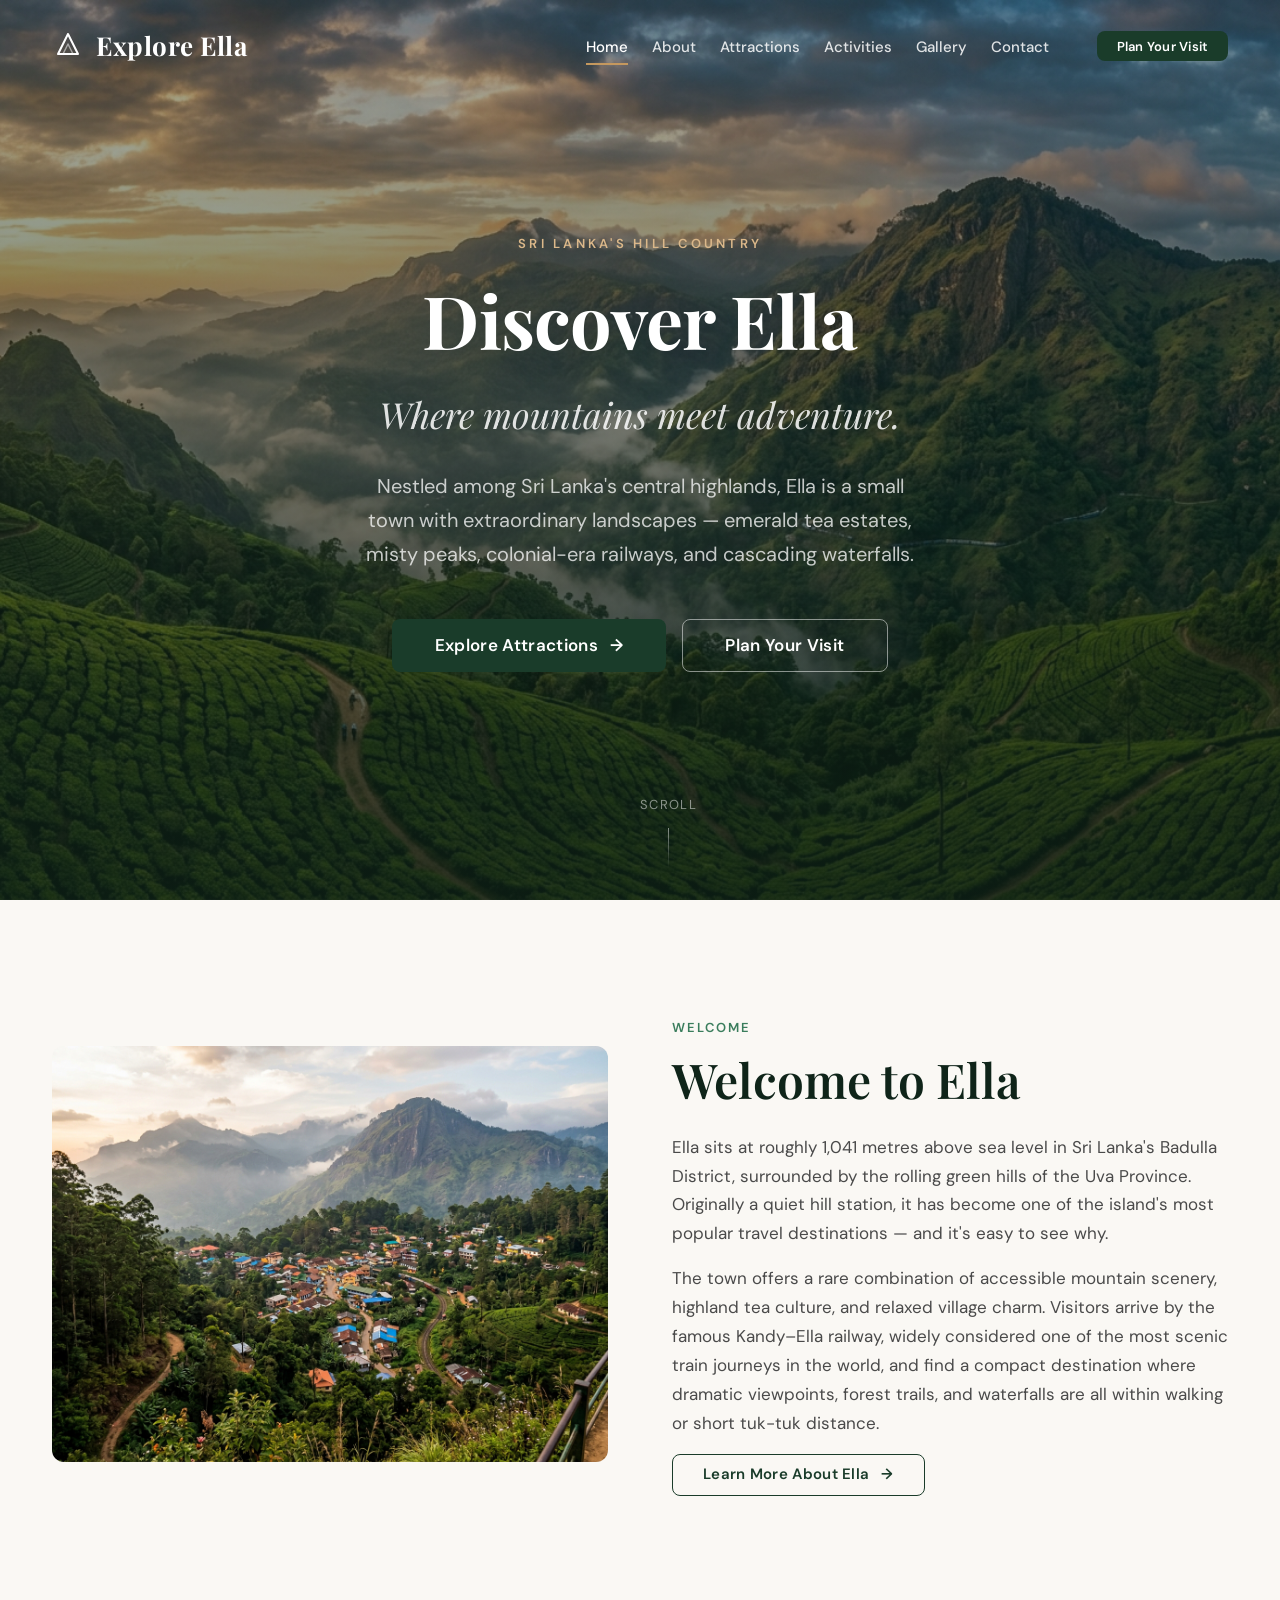
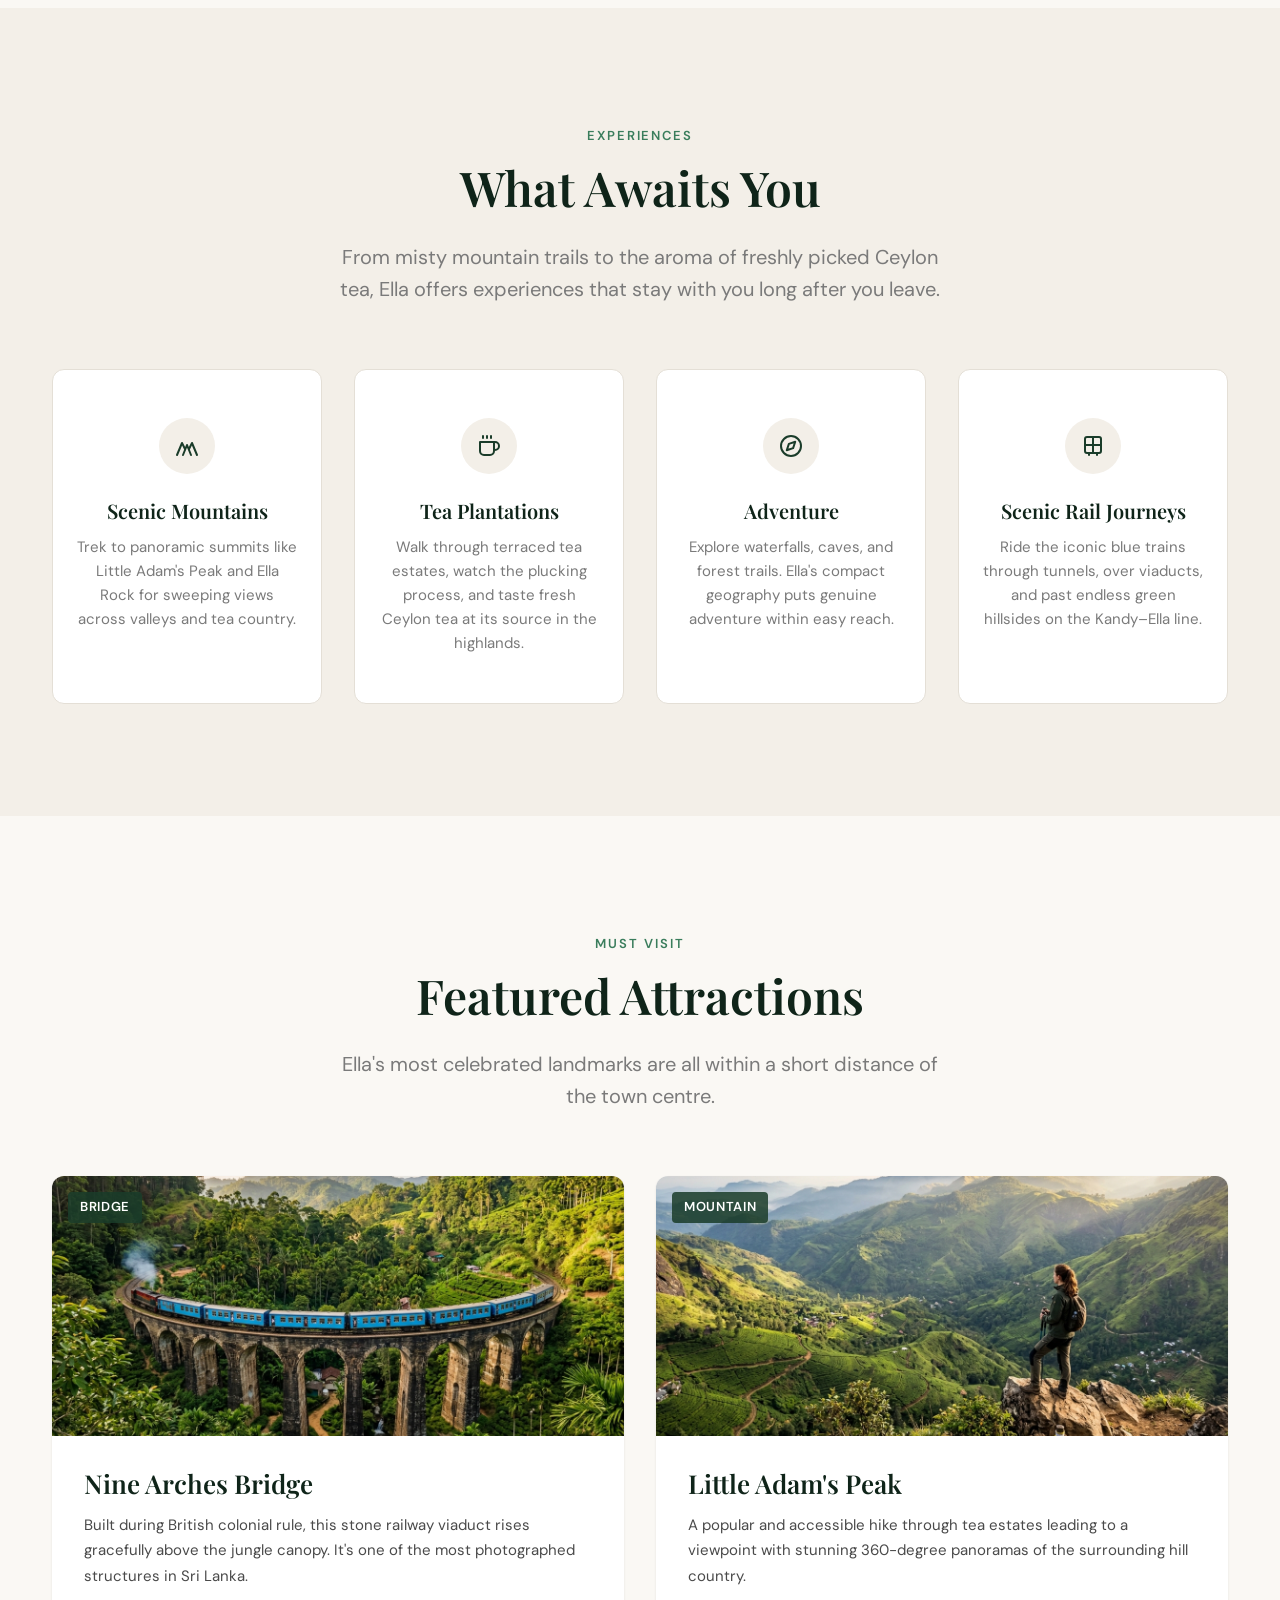
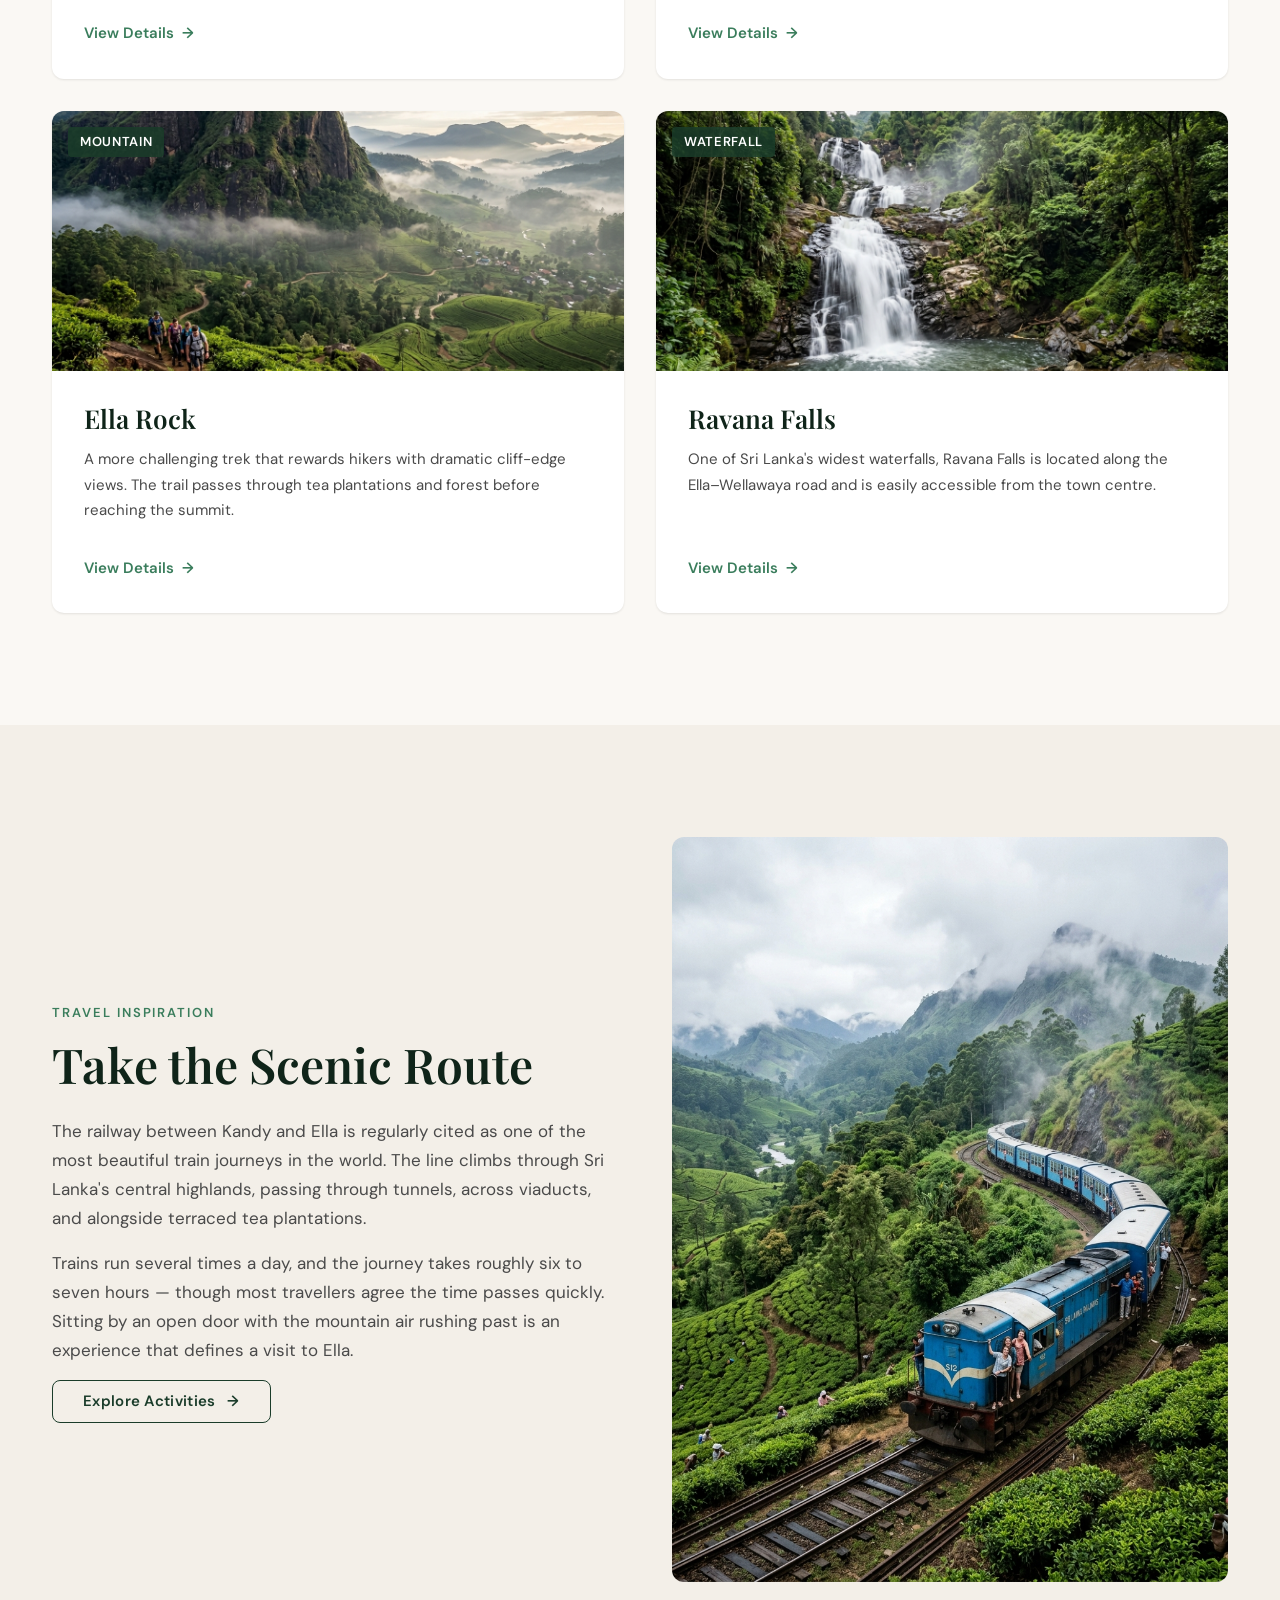
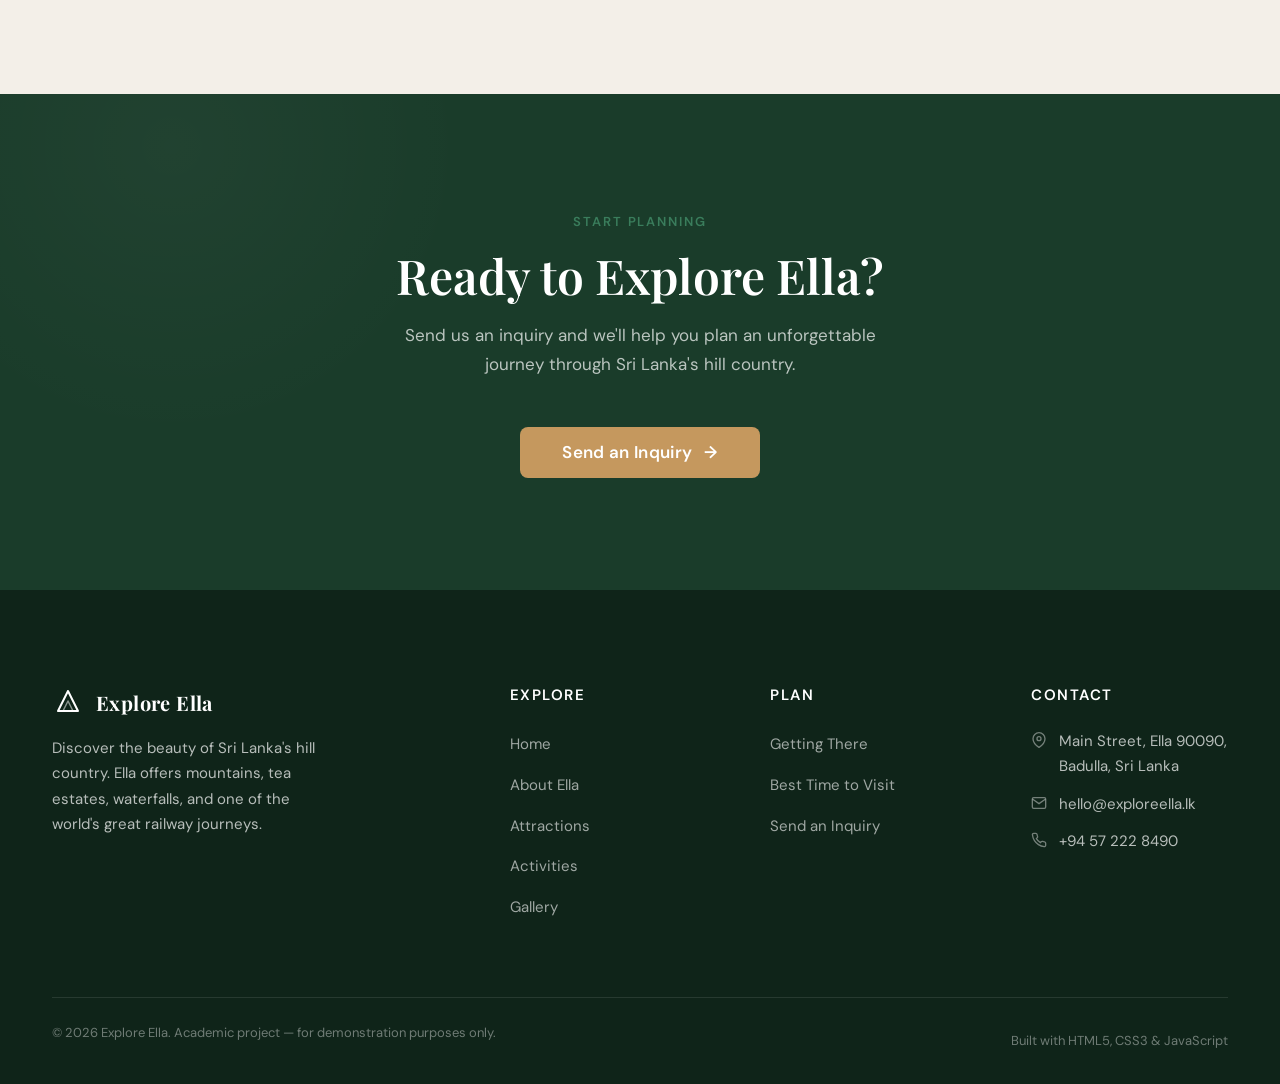
<file: index.html>
<!DOCTYPE html>
<html lang="en">
<head>
    <meta charset="UTF-8">
    <meta name="viewport" content="width=device-width, initial-scale=1.0">
    <title>Explore Ella — Discover the Beauty of Sri Lanka</title>
    <meta name="description" content="Explore Ella, Sri Lanka — a mountain paradise of scenic train rides, lush tea plantations, dramatic waterfalls, and unforgettable hiking trails in the heart of the hill country.">
    <meta property="og:title" content="Explore Ella — Discover the Beauty of Sri Lanka">
    <meta property="og:description" content="Plan your journey to Ella, Sri Lanka. Scenic mountains, tea plantations, the Nine Arches Bridge, and adventure await.">
    <meta property="og:type" content="website">
    <link rel="icon" href="assets/favicon.svg" type="image/svg+xml">
    <link rel="stylesheet" href="css/style.css">
    <link rel="stylesheet" href="css/responsive.css">
</head>
<body>

    <a href="#main-content" class="skip-link">Skip to main content</a>

    <!-- ========== HEADER ========== -->
    <header class="site-header" id="site-header">
        <div class="container">
            <div class="header-inner">
                <a href="index.html" class="logo" aria-label="Explore Ella — Home">
                    <svg class="logo-icon" viewBox="0 0 32 32" fill="none" xmlns="http://www.w3.org/2000/svg" aria-hidden="true">
                        <path d="M16 4L6 24h20L16 4z" stroke="currentColor" stroke-width="2" stroke-linejoin="round" fill="none"/>
                        <path d="M11 24l5-10 5 10" stroke="currentColor" stroke-width="1.5" stroke-linejoin="round" fill="none" opacity="0.5"/>
                    </svg>
                    Explore Ella
                </a>

                <button class="hamburger" id="hamburger" aria-label="Open menu" aria-expanded="false" aria-controls="main-nav">
                    <span></span>
                    <span></span>
                    <span></span>
                </button>

                <nav class="main-nav" id="main-nav" role="navigation" aria-label="Main navigation">
                    <ul class="nav-list">
                        <li><a href="index.html" class="nav-link active">Home</a></li>
                        <li><a href="about.html" class="nav-link">About</a></li>
                        <li><a href="attractions.html" class="nav-link">Attractions</a></li>
                        <li><a href="activities.html" class="nav-link">Activities</a></li>
                        <li><a href="gallery.html" class="nav-link">Gallery</a></li>
                        <li><a href="contact.html" class="nav-link">Contact</a></li>
                    </ul>
                    <div class="header-cta">
                        <a href="contact.html" class="btn btn--primary">Plan Your Visit</a>
                    </div>
                </nav>

                <div class="nav-overlay" id="nav-overlay"></div>
            </div>
        </div>
    </header>

    <!-- ========== HERO ========== -->
    <section class="hero" id="hero">
        <div class="hero-bg">
            <img src="images/hero/ella-landscape.jpg" alt="Panoramic view of Ella's misty green mountains and tea plantations at sunrise">
        </div>
        <div class="hero-overlay"></div>
        <div class="hero-content">
            <span class="hero-label">Sri Lanka's Hill Country</span>
            <h1 class="hero-title">Discover Ella</h1>
            <p class="hero-tagline">Where mountains meet adventure.</p>
            <p class="hero-description">Nestled among Sri Lanka's central highlands, Ella is a small town with extraordinary landscapes — emerald tea estates, misty peaks, colonial-era railways, and cascading waterfalls.</p>
            <div class="btn-group">
                <a href="attractions.html" class="btn btn--primary btn--lg">Explore Attractions <span class="arrow" aria-hidden="true">→</span></a>
                <a href="contact.html" class="btn btn--secondary btn--lg">Plan Your Visit</a>
            </div>
        </div>
        <div class="scroll-indicator" aria-hidden="true">
            <span>Scroll</span>
            <div class="scroll-line"></div>
        </div>
    </section>

    <!-- ========== MAIN CONTENT ========== -->
    <main id="main-content">

        <!-- Introduction -->
        <section class="section" id="intro">
            <div class="container">
                <div class="split reveal">
                    <div class="split-image">
                        <img src="images/gallery/ella-town.jpg" alt="The town of Ella nestled among lush hills and colourful rooftops" loading="lazy">
                    </div>
                    <div class="split-content">
                        <span class="section-label">Welcome</span>
                        <h2 class="section-title">Welcome to Ella</h2>
                        <p>Ella sits at roughly 1,041 metres above sea level in Sri Lanka's Badulla District, surrounded by the rolling green hills of the Uva Province. Originally a quiet hill station, it has become one of the island's most popular travel destinations — and it's easy to see why.</p>
                        <p>The town offers a rare combination of accessible mountain scenery, highland tea culture, and relaxed village charm. Visitors arrive by the famous Kandy–Ella railway, widely considered one of the most scenic train journeys in the world, and find a compact destination where dramatic viewpoints, forest trails, and waterfalls are all within walking or short tuk-tuk distance.</p>
                        <a href="about.html" class="btn btn--outline">Learn More About Ella <span class="arrow" aria-hidden="true">→</span></a>
                    </div>
                </div>
            </div>
        </section>

        <!-- Featured Experiences -->
        <section class="section section--alt" id="experiences">
            <div class="container">
                <div class="section-header reveal">
                    <span class="section-label">Experiences</span>
                    <h2 class="section-title">What Awaits You</h2>
                    <p class="section-subtitle">From misty mountain trails to the aroma of freshly picked Ceylon tea, Ella offers experiences that stay with you long after you leave.</p>
                </div>

                <div class="experience-grid reveal">
                    <!-- Card 1: Mountains -->
                    <div class="experience-card">
                        <div class="card-icon">
                            <svg viewBox="0 0 24 24" fill="none" stroke="currentColor" stroke-width="2" stroke-linecap="round" stroke-linejoin="round" aria-hidden="true">
                                <path d="M8 21l4-10 4 10"/>
                                <path d="M2 21l5-12 3 6"/>
                                <path d="M14 15l3-6 5 12"/>
                            </svg>
                        </div>
                        <h3>Scenic Mountains</h3>
                        <p>Trek to panoramic summits like Little Adam's Peak and Ella Rock for sweeping views across valleys and tea country.</p>
                    </div>

                    <!-- Card 2: Tea -->
                    <div class="experience-card">
                        <div class="card-icon">
                            <svg viewBox="0 0 24 24" fill="none" stroke="currentColor" stroke-width="2" stroke-linecap="round" stroke-linejoin="round" aria-hidden="true">
                                <path d="M17 8h1a4 4 0 110 8h-1"/>
                                <path d="M3 8h14v9a4 4 0 01-4 4H7a4 4 0 01-4-4V8z"/>
                                <line x1="6" y1="2" x2="6" y2="4"/>
                                <line x1="10" y1="2" x2="10" y2="4"/>
                                <line x1="14" y1="2" x2="14" y2="4"/>
                            </svg>
                        </div>
                        <h3>Tea Plantations</h3>
                        <p>Walk through terraced tea estates, watch the plucking process, and taste fresh Ceylon tea at its source in the highlands.</p>
                    </div>

                    <!-- Card 3: Adventure -->
                    <div class="experience-card">
                        <div class="card-icon">
                            <svg viewBox="0 0 24 24" fill="none" stroke="currentColor" stroke-width="2" stroke-linecap="round" stroke-linejoin="round" aria-hidden="true">
                                <circle cx="12" cy="12" r="10"/>
                                <polygon points="16.24 7.76 14.12 14.12 7.76 16.24 9.88 9.88 16.24 7.76"/>
                            </svg>
                        </div>
                        <h3>Adventure</h3>
                        <p>Explore waterfalls, caves, and forest trails. Ella's compact geography puts genuine adventure within easy reach.</p>
                    </div>

                    <!-- Card 4: Rail -->
                    <div class="experience-card">
                        <div class="card-icon">
                            <svg viewBox="0 0 24 24" fill="none" stroke="currentColor" stroke-width="2" stroke-linecap="round" stroke-linejoin="round" aria-hidden="true">
                                <rect x="4" y="3" width="16" height="16" rx="2"/>
                                <path d="M4 11h16"/>
                                <path d="M12 3v16"/>
                                <line x1="8" y1="19" x2="8" y2="21"/>
                                <line x1="16" y1="19" x2="16" y2="21"/>
                            </svg>
                        </div>
                        <h3>Scenic Rail Journeys</h3>
                        <p>Ride the iconic blue trains through tunnels, over viaducts, and past endless green hillsides on the Kandy–Ella line.</p>
                    </div>
                </div>
            </div>
        </section>

        <!-- Featured Attractions -->
        <section class="section" id="featured-attractions">
            <div class="container">
                <div class="section-header reveal">
                    <span class="section-label">Must Visit</span>
                    <h2 class="section-title">Featured Attractions</h2>
                    <p class="section-subtitle">Ella's most celebrated landmarks are all within a short distance of the town centre.</p>
                </div>

                <div class="attraction-grid reveal">
                    <!-- Nine Arches Bridge -->
                    <article class="attraction-card">
                        <div class="card-image">
                            <img src="images/attractions/nine-arches-bridge.jpg" alt="The Nine Arches Bridge in Ella with a blue train crossing the stone viaduct" loading="lazy">
                            <span class="card-tag">Bridge</span>
                        </div>
                        <div class="card-body">
                            <h3>Nine Arches Bridge</h3>
                            <p>Built during British colonial rule, this stone railway viaduct rises gracefully above the jungle canopy. It's one of the most photographed structures in Sri Lanka.</p>
                            <a href="attractions.html#bridges" class="card-link">View Details <span class="arrow" aria-hidden="true">→</span></a>
                        </div>
                    </article>

                    <!-- Little Adam's Peak -->
                    <article class="attraction-card">
                        <div class="card-image">
                            <img src="images/attractions/little-adams-peak.jpg" alt="Hiker standing at the summit of Little Adam's Peak overlooking green valleys" loading="lazy">
                            <span class="card-tag">Mountain</span>
                        </div>
                        <div class="card-body">
                            <h3>Little Adam's Peak</h3>
                            <p>A popular and accessible hike through tea estates leading to a viewpoint with stunning 360-degree panoramas of the surrounding hill country.</p>
                            <a href="attractions.html#mountains" class="card-link">View Details <span class="arrow" aria-hidden="true">→</span></a>
                        </div>
                    </article>

                    <!-- Ella Rock -->
                    <article class="attraction-card">
                        <div class="card-image">
                            <img src="images/attractions/ella-rock.jpg" alt="Ella Rock towering above misty valleys and tea plantations" loading="lazy">
                            <span class="card-tag">Mountain</span>
                        </div>
                        <div class="card-body">
                            <h3>Ella Rock</h3>
                            <p>A more challenging trek that rewards hikers with dramatic cliff-edge views. The trail passes through tea plantations and forest before reaching the summit.</p>
                            <a href="attractions.html#mountains" class="card-link">View Details <span class="arrow" aria-hidden="true">→</span></a>
                        </div>
                    </article>

                    <!-- Ravana Falls -->
                    <article class="attraction-card">
                        <div class="card-image">
                            <img src="images/attractions/ravana-falls.jpg" alt="Ravana Falls cascading over multiple rocky tiers into a natural pool" loading="lazy">
                            <span class="card-tag">Waterfall</span>
                        </div>
                        <div class="card-body">
                            <h3>Ravana Falls</h3>
                            <p>One of Sri Lanka's widest waterfalls, Ravana Falls is located along the Ella–Wellawaya road and is easily accessible from the town centre.</p>
                            <a href="attractions.html#waterfalls" class="card-link">View Details <span class="arrow" aria-hidden="true">→</span></a>
                        </div>
                    </article>
                </div>
            </div>
        </section>

        <!-- Travel Inspiration — Split Section -->
        <section class="section section--alt" id="inspiration">
            <div class="container">
                <div class="split split--reverse reveal">
                    <div class="split-image">
                        <img src="images/activities/scenic-train.jpg" alt="A blue Sri Lankan train winding through misty green mountains" loading="lazy">
                    </div>
                    <div class="split-content">
                        <span class="section-label">Travel Inspiration</span>
                        <h2 class="section-title">Take the Scenic Route</h2>
                        <p>The railway between Kandy and Ella is regularly cited as one of the most beautiful train journeys in the world. The line climbs through Sri Lanka's central highlands, passing through tunnels, across viaducts, and alongside terraced tea plantations.</p>
                        <p>Trains run several times a day, and the journey takes roughly six to seven hours — though most travellers agree the time passes quickly. Sitting by an open door with the mountain air rushing past is an experience that defines a visit to Ella.</p>
                        <a href="activities.html" class="btn btn--outline">Explore Activities <span class="arrow" aria-hidden="true">→</span></a>
                    </div>
                </div>
            </div>
        </section>

        <!-- CTA Section -->
        <section class="section cta-section" id="cta">
            <div class="container reveal">
                <span class="section-label">Start Planning</span>
                <h2>Ready to Explore Ella?</h2>
                <p>Send us an inquiry and we'll help you plan an unforgettable journey through Sri Lanka's hill country.</p>
                <a href="contact.html" class="btn btn--accent btn--lg">Send an Inquiry <span class="arrow" aria-hidden="true">→</span></a>
            </div>
        </section>

    </main>

    <!-- ========== FOOTER ========== -->
    <footer class="site-footer" id="site-footer">
        <div class="container">
            <div class="footer-grid">
                <div class="footer-brand">
                    <a href="index.html" class="logo" aria-label="Explore Ella — Home">
                        <svg class="logo-icon" viewBox="0 0 32 32" fill="none" xmlns="http://www.w3.org/2000/svg" aria-hidden="true">
                            <path d="M16 4L6 24h20L16 4z" stroke="currentColor" stroke-width="2" stroke-linejoin="round" fill="none"/>
                            <path d="M11 24l5-10 5 10" stroke="currentColor" stroke-width="1.5" stroke-linejoin="round" fill="none" opacity="0.5"/>
                        </svg>
                        Explore Ella
                    </a>
                    <p>Discover the beauty of Sri Lanka's hill country. Ella offers mountains, tea estates, waterfalls, and one of the world's great railway journeys.</p>
                </div>

                <div class="footer-nav">
                    <h4 class="footer-heading">Explore</h4>
                    <ul class="footer-links">
                        <li><a href="index.html">Home</a></li>
                        <li><a href="about.html">About Ella</a></li>
                        <li><a href="attractions.html">Attractions</a></li>
                        <li><a href="activities.html">Activities</a></li>
                        <li><a href="gallery.html">Gallery</a></li>
                    </ul>
                </div>

                <div class="footer-nav">
                    <h4 class="footer-heading">Plan</h4>
                    <ul class="footer-links">
                        <li><a href="about.html#getting-there">Getting There</a></li>
                        <li><a href="about.html#best-time">Best Time to Visit</a></li>
                        <li><a href="contact.html">Send an Inquiry</a></li>
                    </ul>
                </div>

                <div class="footer-contact-section">
                    <h4 class="footer-heading">Contact</h4>
                    <ul class="footer-contact">
                        <li>
                            <svg viewBox="0 0 24 24" fill="none" stroke="currentColor" stroke-width="2" aria-hidden="true"><path d="M21 10c0 7-9 13-9 13s-9-6-9-13a9 9 0 0118 0z"/><circle cx="12" cy="10" r="3"/></svg>
                            <span>Main Street, Ella 90090, Badulla, Sri Lanka</span>
                        </li>
                        <li>
                            <svg viewBox="0 0 24 24" fill="none" stroke="currentColor" stroke-width="2" aria-hidden="true"><path d="M4 4h16c1.1 0 2 .9 2 2v12c0 1.1-.9 2-2 2H4c-1.1 0-2-.9-2-2V6c0-1.1.9-2 2-2z"/><polyline points="22,6 12,13 2,6"/></svg>
                            <a href="mailto:hello@exploreella.lk">hello@exploreella.lk</a>
                        </li>
                        <li>
                            <svg viewBox="0 0 24 24" fill="none" stroke="currentColor" stroke-width="2" aria-hidden="true"><path d="M22 16.92v3a2 2 0 01-2.18 2 19.79 19.79 0 01-8.63-3.07 19.5 19.5 0 01-6-6 19.79 19.79 0 01-3.07-8.67A2 2 0 014.11 2h3a2 2 0 012 1.72 12.84 12.84 0 00.7 2.81 2 2 0 01-.45 2.11L8.09 9.91a16 16 0 006 6l1.27-1.27a2 2 0 012.11-.45 12.84 12.84 0 002.81.7A2 2 0 0122 16.92z"/></svg>
                            <a href="tel:+94572228490">+94 57 222 8490</a>
                        </li>
                    </ul>
                </div>
            </div>

            <div class="footer-bottom">
                <p>&copy; <span id="current-year"></span> Explore Ella. Academic project — for demonstration purposes only.</p>
                <p>Built with HTML5, CSS3 &amp; JavaScript</p>
            </div>
        </div>
    </footer>

    <script src="js/script.js"></script>
</body>
</html>
</file>
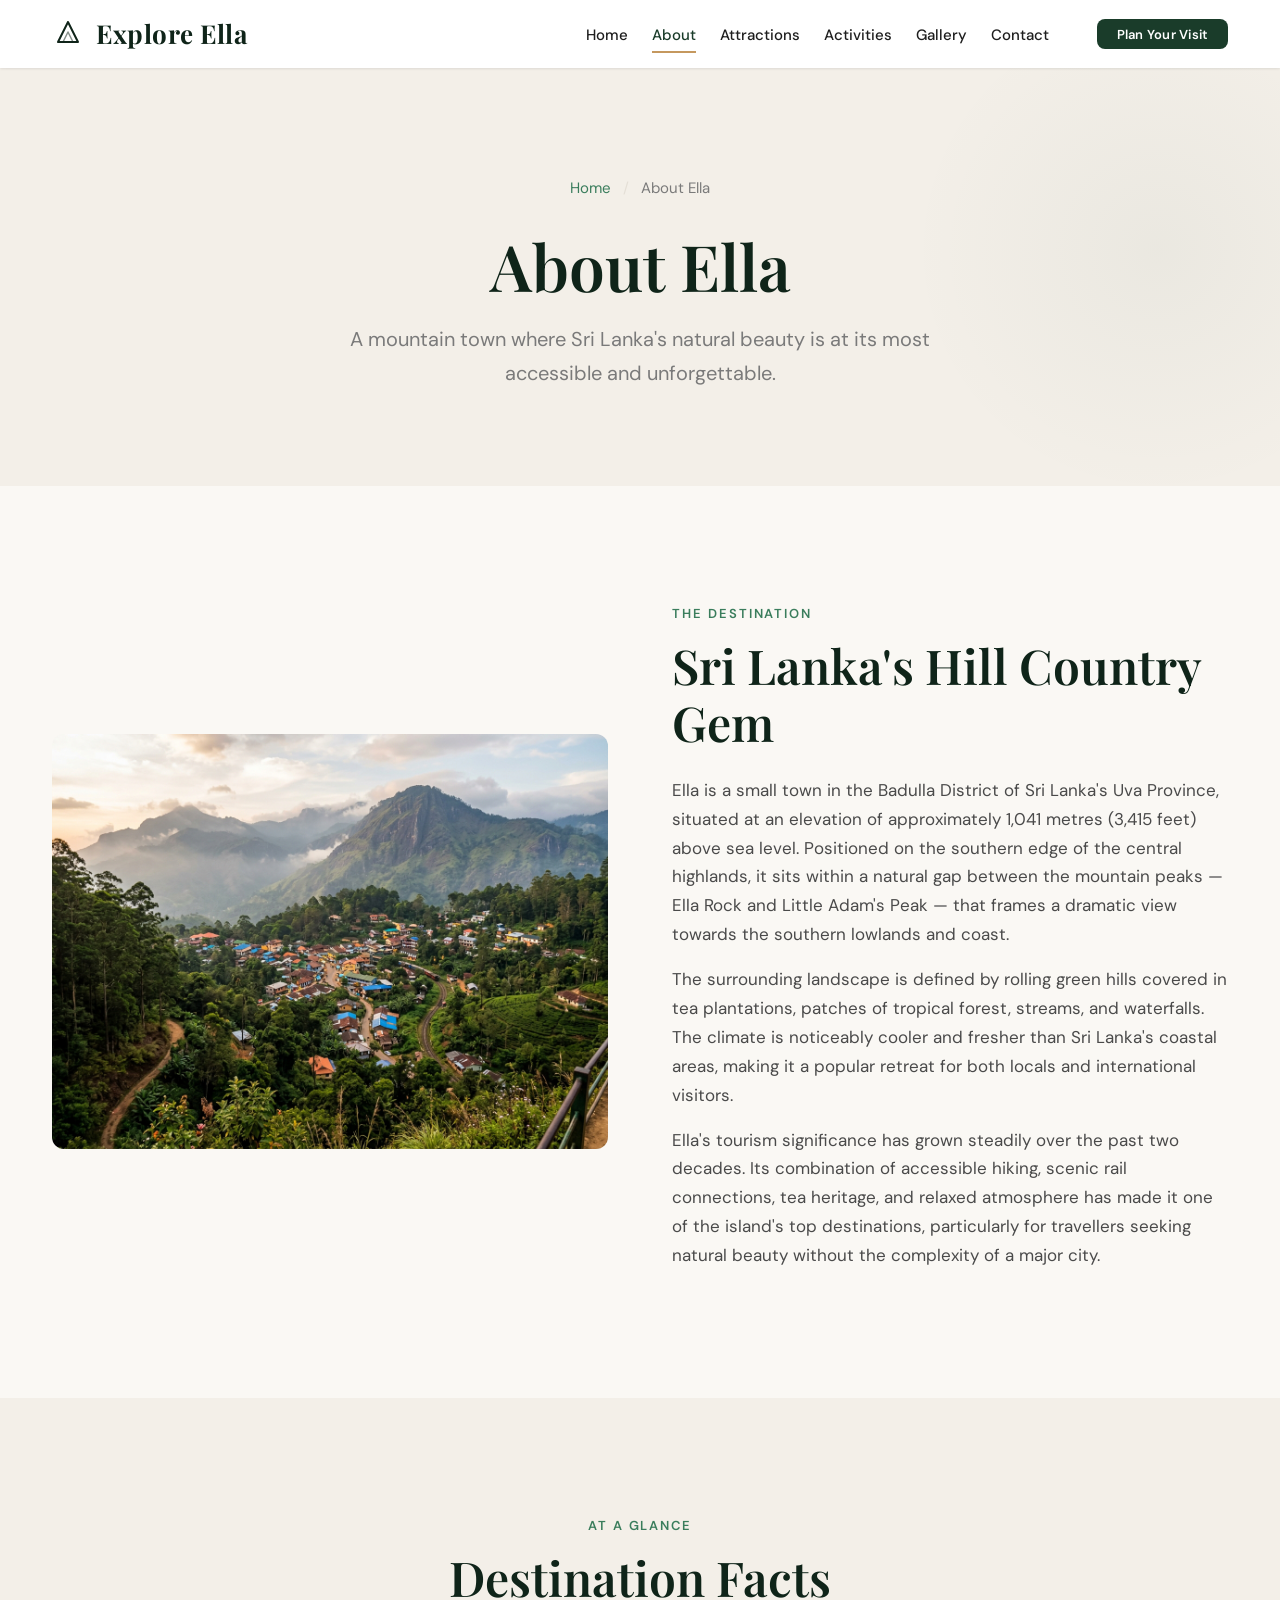
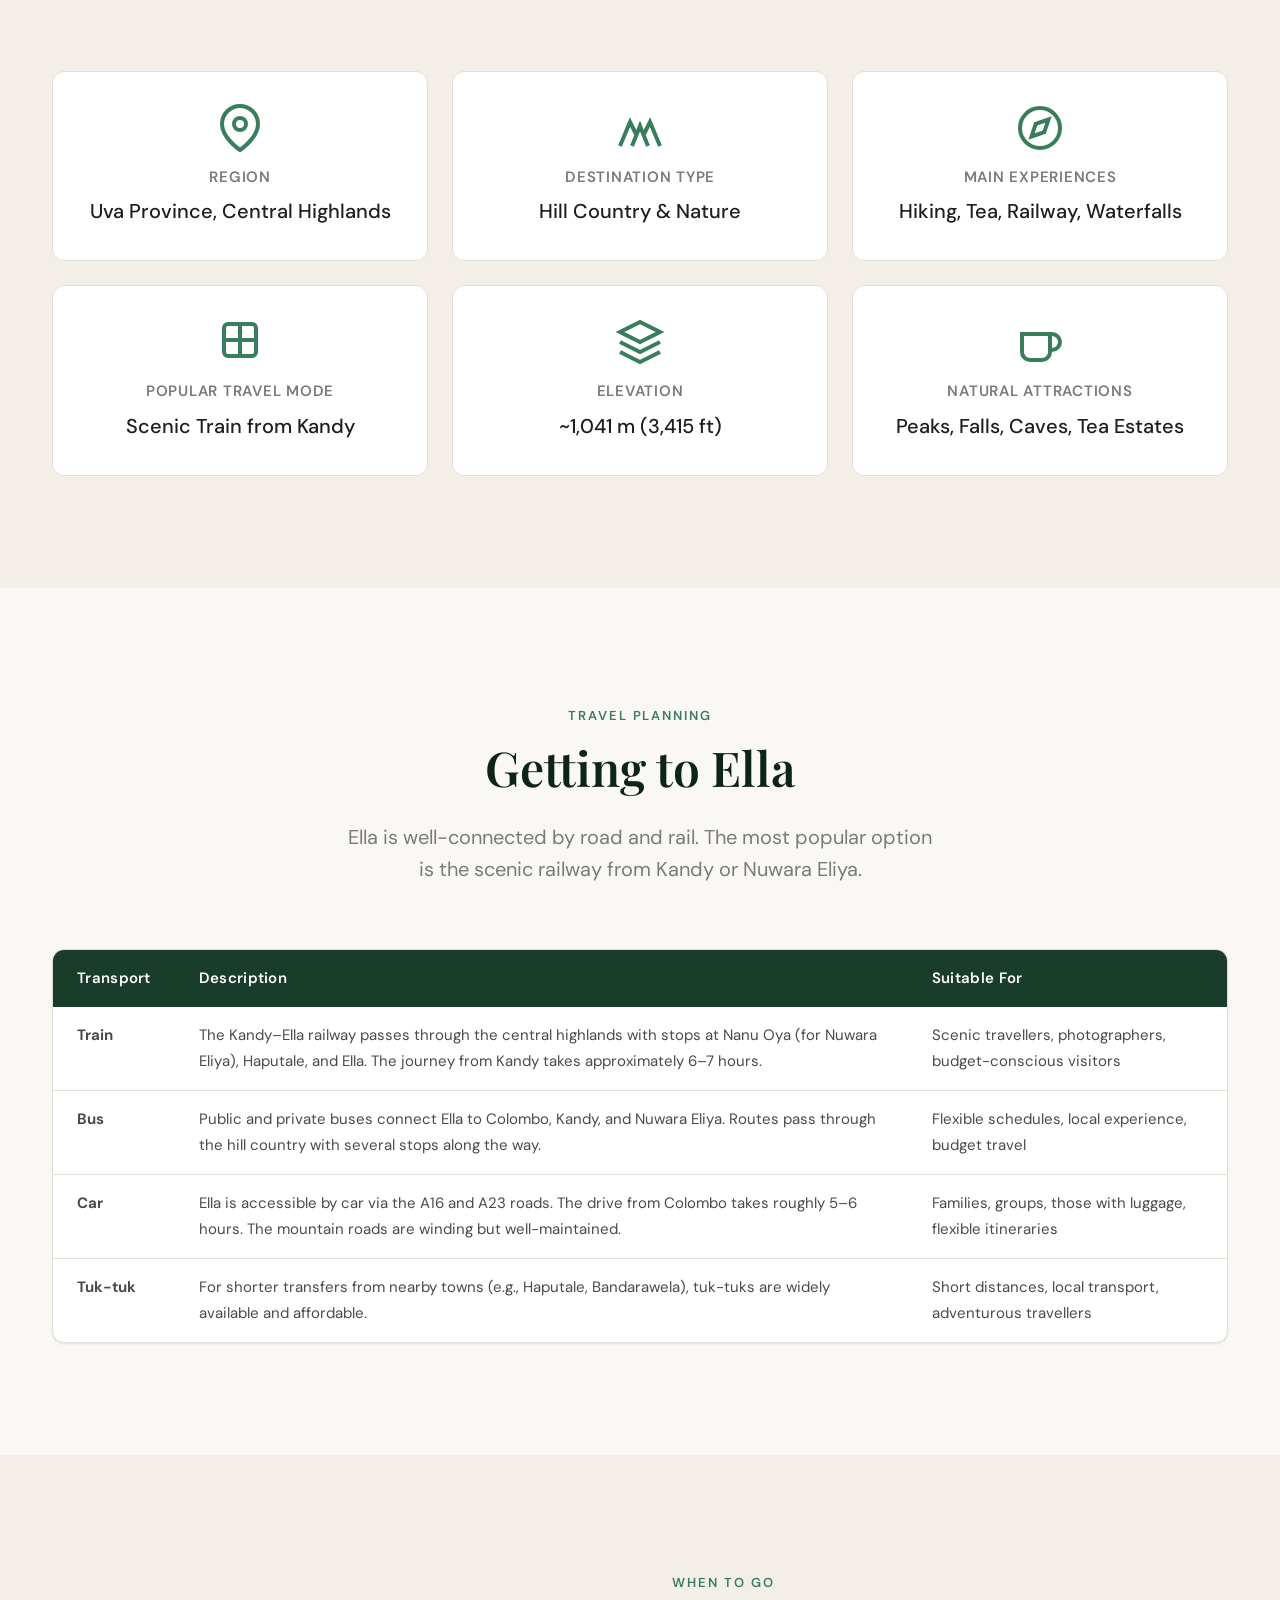
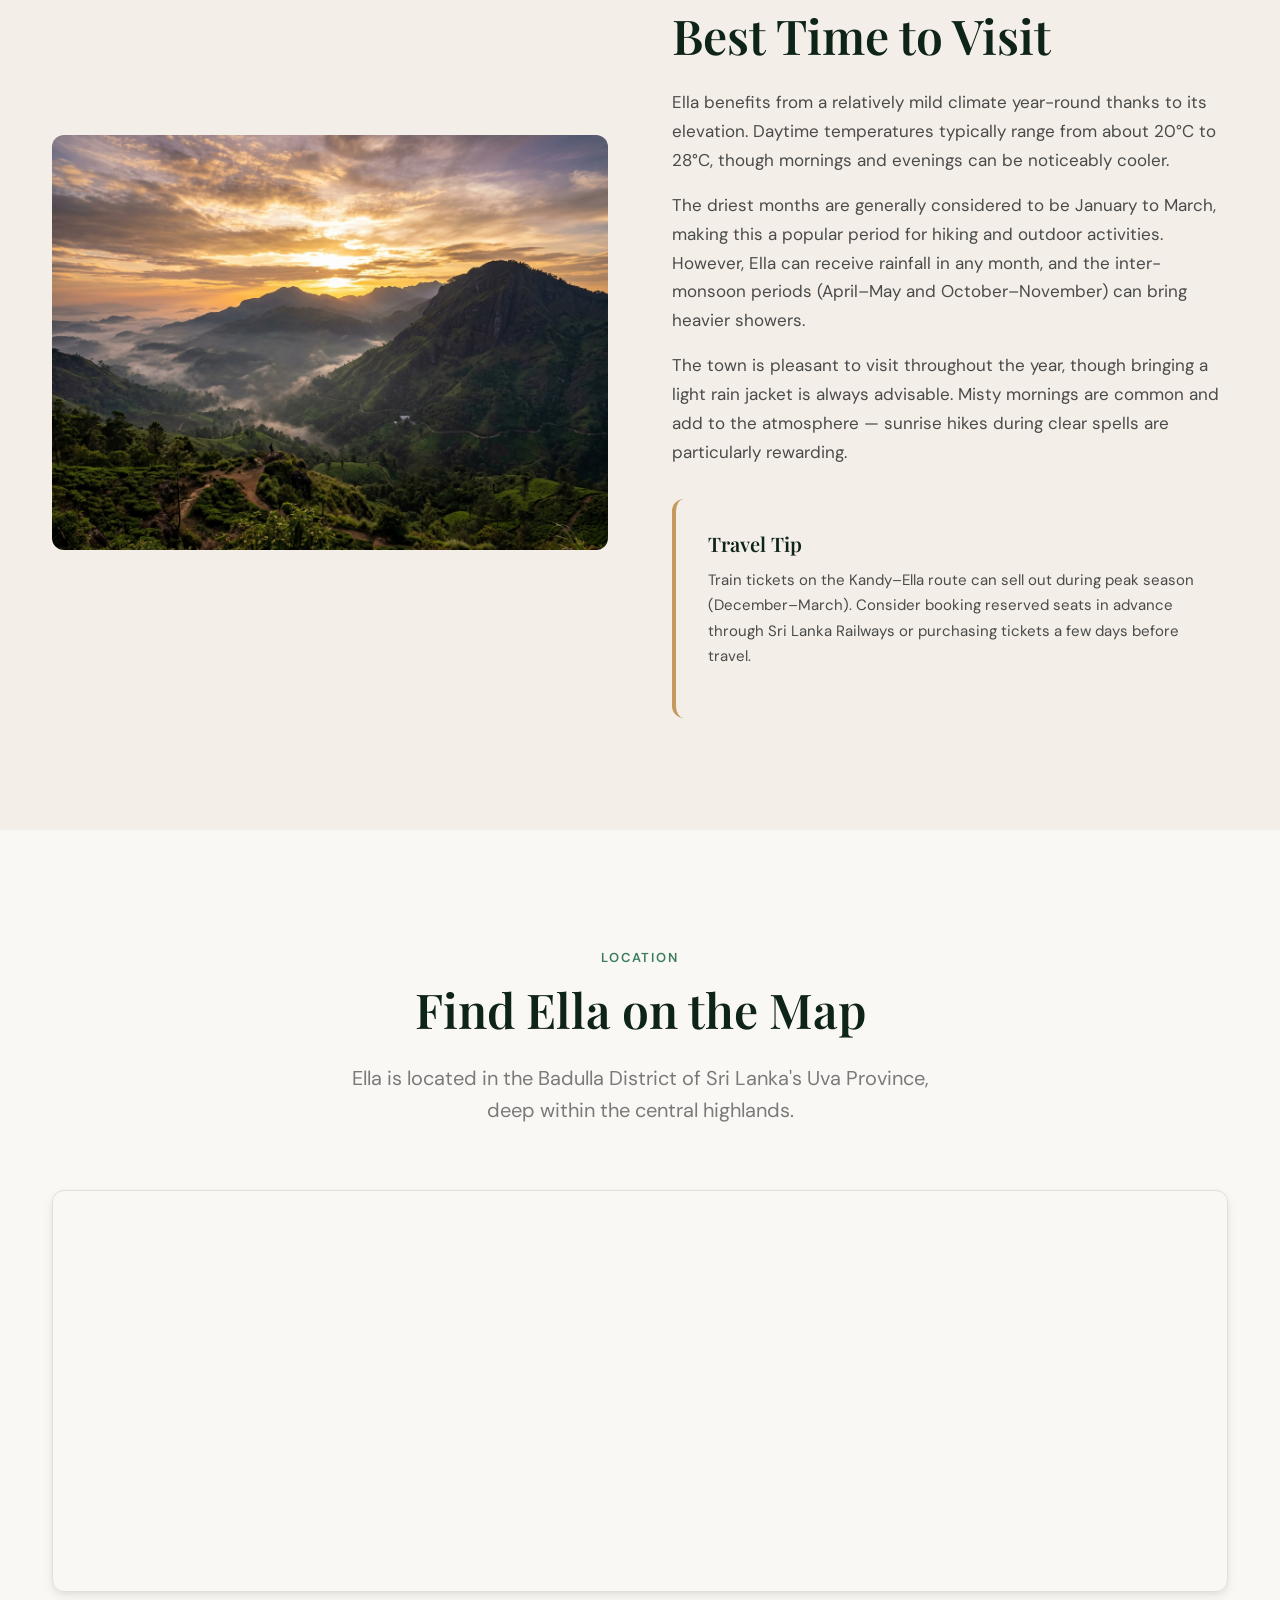
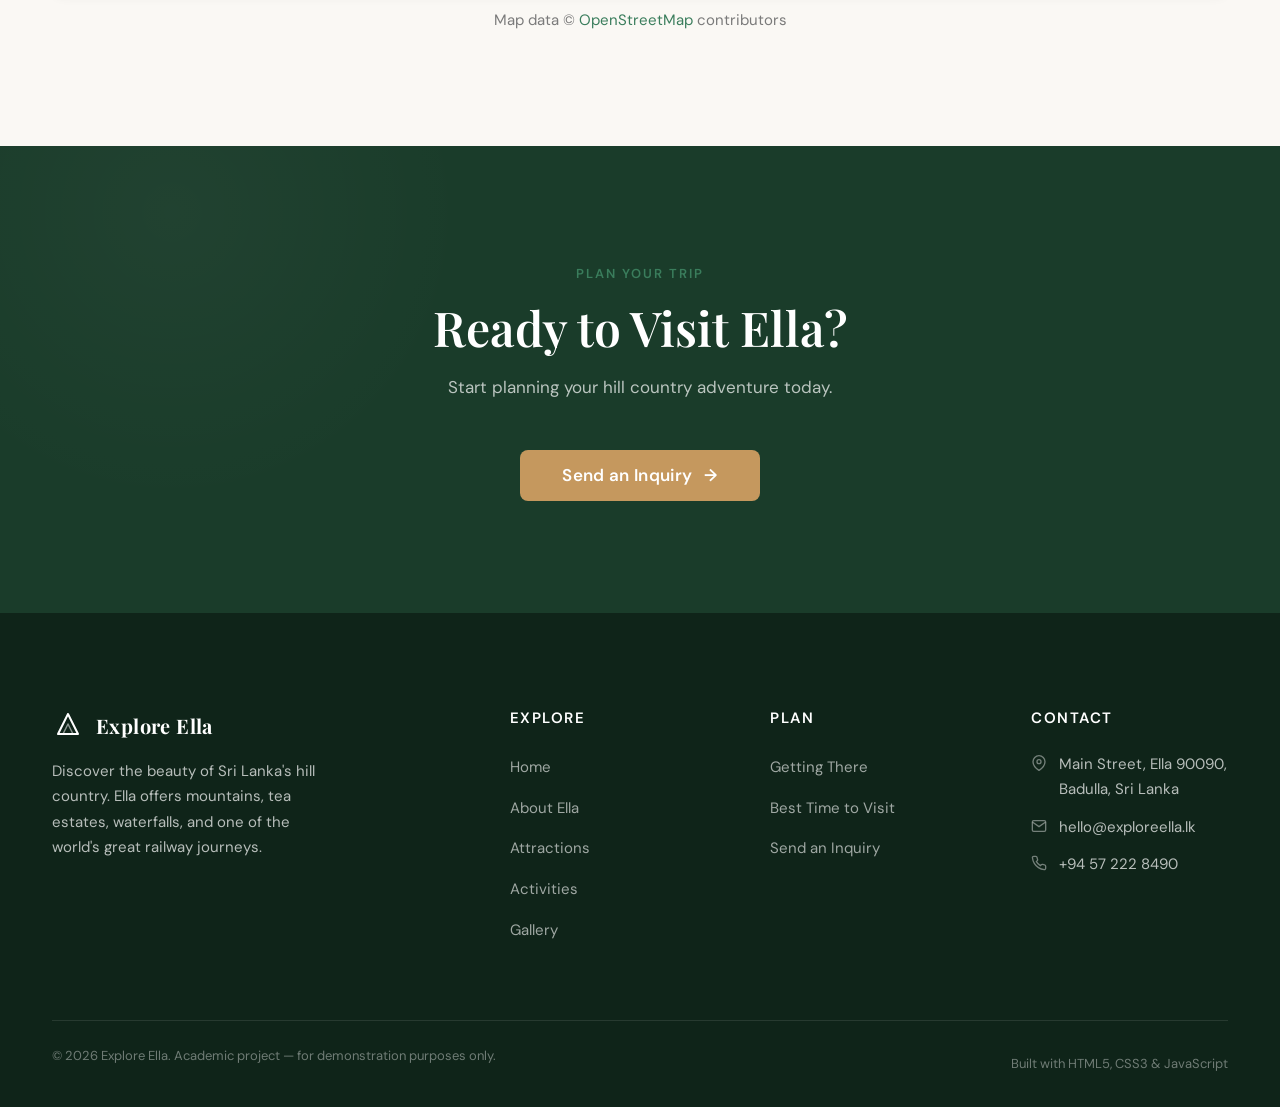
<file: about.html>
<!DOCTYPE html>
<html lang="en">
<head>
    <meta charset="UTF-8">
    <meta name="viewport" content="width=device-width, initial-scale=1.0">
    <title>About Ella — Explore Ella</title>
    <meta name="description" content="Learn about Ella, Sri Lanka — its location in the central highlands, climate, how to get there, and what makes it one of Sri Lanka's most popular hill country destinations.">
    <meta property="og:title" content="About Ella — Explore Ella">
    <meta property="og:description" content="Discover the charm of Ella, a mountain town in Sri Lanka's Badulla District known for its tea estates, panoramic views, and rich cultural heritage.">
    <meta property="og:type" content="website">
    <link rel="icon" href="assets/favicon.svg" type="image/svg+xml">
    <link rel="stylesheet" href="css/style.css">
    <link rel="stylesheet" href="css/responsive.css">
</head>
<body>

    <a href="#main-content" class="skip-link">Skip to main content</a>

    <!-- ========== HEADER ========== -->
    <header class="site-header page-header" id="site-header">
        <div class="container">
            <div class="header-inner">
                <a href="index.html" class="logo" aria-label="Explore Ella — Home">
                    <svg class="logo-icon" viewBox="0 0 32 32" fill="none" xmlns="http://www.w3.org/2000/svg" aria-hidden="true">
                        <path d="M16 4L6 24h20L16 4z" stroke="currentColor" stroke-width="2" stroke-linejoin="round" fill="none"/>
                        <path d="M11 24l5-10 5 10" stroke="currentColor" stroke-width="1.5" stroke-linejoin="round" fill="none" opacity="0.5"/>
                    </svg>
                    Explore Ella
                </a>
                <button class="hamburger" id="hamburger" aria-label="Open menu" aria-expanded="false" aria-controls="main-nav">
                    <span></span><span></span><span></span>
                </button>
                <nav class="main-nav" id="main-nav" role="navigation" aria-label="Main navigation">
                    <ul class="nav-list">
                        <li><a href="index.html" class="nav-link">Home</a></li>
                        <li><a href="about.html" class="nav-link active">About</a></li>
                        <li><a href="attractions.html" class="nav-link">Attractions</a></li>
                        <li><a href="activities.html" class="nav-link">Activities</a></li>
                        <li><a href="gallery.html" class="nav-link">Gallery</a></li>
                        <li><a href="contact.html" class="nav-link">Contact</a></li>
                    </ul>
                    <div class="header-cta">
                        <a href="contact.html" class="btn btn--primary">Plan Your Visit</a>
                    </div>
                </nav>
                <div class="nav-overlay" id="nav-overlay"></div>
            </div>
        </div>
    </header>

    <!-- ========== PAGE HERO ========== -->
    <section class="page-hero">
        <div class="container">
            <nav class="breadcrumb" aria-label="Breadcrumb">
                <a href="index.html">Home</a>
                <span class="separator" aria-hidden="true">/</span>
                <span aria-current="page">About Ella</span>
            </nav>
            <h1>About Ella</h1>
            <p>A mountain town where Sri Lanka's natural beauty is at its most accessible and unforgettable.</p>
        </div>
    </section>

    <!-- ========== MAIN CONTENT ========== -->
    <main id="main-content">

        <!-- Introduction -->
        <section class="section" id="about-intro">
            <div class="container">
                <div class="split reveal">
                    <div class="split-image">
                        <img src="images/gallery/ella-town.jpg" alt="Ella town with colourful rooftops nestled among green hills and mountains" loading="lazy">
                    </div>
                    <div class="split-content">
                        <span class="section-label">The Destination</span>
                        <h2 class="section-title">Sri Lanka's Hill Country Gem</h2>
                        <p>Ella is a small town in the Badulla District of Sri Lanka's Uva Province, situated at an elevation of approximately 1,041 metres (3,415 feet) above sea level. Positioned on the southern edge of the central highlands, it sits within a natural gap between the mountain peaks — Ella Rock and Little Adam's Peak — that frames a dramatic view towards the southern lowlands and coast.</p>
                        <p>The surrounding landscape is defined by rolling green hills covered in tea plantations, patches of tropical forest, streams, and waterfalls. The climate is noticeably cooler and fresher than Sri Lanka's coastal areas, making it a popular retreat for both locals and international visitors.</p>
                        <p>Ella's tourism significance has grown steadily over the past two decades. Its combination of accessible hiking, scenic rail connections, tea heritage, and relaxed atmosphere has made it one of the island's top destinations, particularly for travellers seeking natural beauty without the complexity of a major city.</p>
                    </div>
                </div>
            </div>
        </section>

        <!-- Destination Facts -->
        <section class="section section--alt" id="facts">
            <div class="container">
                <div class="section-header reveal">
                    <span class="section-label">At a Glance</span>
                    <h2 class="section-title">Destination Facts</h2>
                </div>
                <div class="info-grid reveal">
                    <div class="info-card">
                        <div class="info-icon">
                            <svg viewBox="0 0 24 24" fill="none" stroke="currentColor" stroke-width="2" aria-hidden="true"><path d="M21 10c0 7-9 13-9 13s-9-6-9-13a9 9 0 0118 0z"/><circle cx="12" cy="10" r="3"/></svg>
                        </div>
                        <h4>Region</h4>
                        <p>Uva Province, Central Highlands</p>
                    </div>
                    <div class="info-card">
                        <div class="info-icon">
                            <svg viewBox="0 0 24 24" fill="none" stroke="currentColor" stroke-width="2" aria-hidden="true"><path d="M8 21l4-10 4 10"/><path d="M2 21l5-12 3 6"/><path d="M14 15l3-6 5 12"/></svg>
                        </div>
                        <h4>Destination Type</h4>
                        <p>Hill Country &amp; Nature</p>
                    </div>
                    <div class="info-card">
                        <div class="info-icon">
                            <svg viewBox="0 0 24 24" fill="none" stroke="currentColor" stroke-width="2" aria-hidden="true"><circle cx="12" cy="12" r="10"/><polygon points="16.24 7.76 14.12 14.12 7.76 16.24 9.88 9.88 16.24 7.76"/></svg>
                        </div>
                        <h4>Main Experiences</h4>
                        <p>Hiking, Tea, Railway, Waterfalls</p>
                    </div>
                    <div class="info-card">
                        <div class="info-icon">
                            <svg viewBox="0 0 24 24" fill="none" stroke="currentColor" stroke-width="2" aria-hidden="true"><rect x="4" y="3" width="16" height="16" rx="2"/><path d="M4 11h16"/><path d="M12 3v16"/></svg>
                        </div>
                        <h4>Popular Travel Mode</h4>
                        <p>Scenic Train from Kandy</p>
                    </div>
                    <div class="info-card">
                        <div class="info-icon">
                            <svg viewBox="0 0 24 24" fill="none" stroke="currentColor" stroke-width="2" aria-hidden="true"><path d="M12 2L2 7l10 5 10-5-10-5z"/><path d="M2 17l10 5 10-5"/><path d="M2 12l10 5 10-5"/></svg>
                        </div>
                        <h4>Elevation</h4>
                        <p>~1,041 m (3,415 ft)</p>
                    </div>
                    <div class="info-card">
                        <div class="info-icon">
                            <svg viewBox="0 0 24 24" fill="none" stroke="currentColor" stroke-width="2" aria-hidden="true"><path d="M17 8h1a4 4 0 110 8h-1"/><path d="M3 8h14v9a4 4 0 01-4 4H7a4 4 0 01-4-4V8z"/></svg>
                        </div>
                        <h4>Natural Attractions</h4>
                        <p>Peaks, Falls, Caves, Tea Estates</p>
                    </div>
                </div>
            </div>
        </section>

        <!-- Getting to Ella -->
        <section class="section" id="getting-there">
            <div class="container">
                <div class="section-header reveal">
                    <span class="section-label">Travel Planning</span>
                    <h2 class="section-title">Getting to Ella</h2>
                    <p class="section-subtitle">Ella is well-connected by road and rail. The most popular option is the scenic railway from Kandy or Nuwara Eliya.</p>
                </div>

                <div class="table-responsive reveal">
                    <div class="data-table">
                        <table>
                            <thead>
                                <tr>
                                    <th scope="col">Transport</th>
                                    <th scope="col">Description</th>
                                    <th scope="col">Suitable For</th>
                                </tr>
                            </thead>
                            <tbody>
                                <tr>
                                    <td><strong>Train</strong></td>
                                    <td>The Kandy–Ella railway passes through the central highlands with stops at Nanu Oya (for Nuwara Eliya), Haputale, and Ella. The journey from Kandy takes approximately 6–7 hours.</td>
                                    <td>Scenic travellers, photographers, budget-conscious visitors</td>
                                </tr>
                                <tr>
                                    <td><strong>Bus</strong></td>
                                    <td>Public and private buses connect Ella to Colombo, Kandy, and Nuwara Eliya. Routes pass through the hill country with several stops along the way.</td>
                                    <td>Flexible schedules, local experience, budget travel</td>
                                </tr>
                                <tr>
                                    <td><strong>Car</strong></td>
                                    <td>Ella is accessible by car via the A16 and A23 roads. The drive from Colombo takes roughly 5–6 hours. The mountain roads are winding but well-maintained.</td>
                                    <td>Families, groups, those with luggage, flexible itineraries</td>
                                </tr>
                                <tr>
                                    <td><strong>Tuk-tuk</strong></td>
                                    <td>For shorter transfers from nearby towns (e.g., Haputale, Bandarawela), tuk-tuks are widely available and affordable.</td>
                                    <td>Short distances, local transport, adventurous travellers</td>
                                </tr>
                            </tbody>
                        </table>
                    </div>
                </div>
            </div>
        </section>

        <!-- Best Time to Visit -->
        <section class="section section--alt" id="best-time">
            <div class="container">
                <div class="split reveal">
                    <div class="split-image">
                        <img src="images/gallery/sunrise.jpg" alt="Golden sunrise over the misty mountains of Ella" loading="lazy">
                    </div>
                    <div class="split-content">
                        <span class="section-label">When to Go</span>
                        <h2 class="section-title">Best Time to Visit</h2>
                        <p>Ella benefits from a relatively mild climate year-round thanks to its elevation. Daytime temperatures typically range from about 20°C to 28°C, though mornings and evenings can be noticeably cooler.</p>
                        <p>The driest months are generally considered to be January to March, making this a popular period for hiking and outdoor activities. However, Ella can receive rainfall in any month, and the inter-monsoon periods (April–May and October–November) can bring heavier showers.</p>
                        <p>The town is pleasant to visit throughout the year, though bringing a light rain jacket is always advisable. Misty mornings are common and add to the atmosphere — sunrise hikes during clear spells are particularly rewarding.</p>

                        <aside class="aside-box" style="margin-top: var(--space-xl);">
                            <h4>Travel Tip</h4>
                            <p>Train tickets on the Kandy–Ella route can sell out during peak season (December–March). Consider booking reserved seats in advance through Sri Lanka Railways or purchasing tickets a few days before travel.</p>
                        </aside>
                    </div>
                </div>
            </div>
        </section>

        <!-- Map Section -->
        <section class="section" id="map">
            <div class="container">
                <div class="section-header reveal">
                    <span class="section-label">Location</span>
                    <h2 class="section-title">Find Ella on the Map</h2>
                    <p class="section-subtitle">Ella is located in the Badulla District of Sri Lanka's Uva Province, deep within the central highlands.</p>
                </div>
                <div class="map-container reveal" role="img" aria-label="Interactive map showing the location of Ella, Sri Lanka">
                    <iframe
                        src="https://www.openstreetmap.org/export/embed.html?bbox=81.02%2C6.84%2C81.08%2C6.90&layer=mapnik&marker=6.8667%2C81.0466"
                        title="OpenStreetMap showing Ella, Sri Lanka"
                        loading="lazy"
                        allowfullscreen>
                    </iframe>
                </div>
                <p class="text-center" style="margin-top: var(--space-md); color: var(--color-muted); font-size: var(--fs-sm);">
                    Map data &copy; <a href="https://www.openstreetmap.org/copyright" target="_blank" rel="noopener noreferrer" style="color: var(--color-secondary);">OpenStreetMap</a> contributors
                </p>
            </div>
        </section>

        <!-- CTA -->
        <section class="section cta-section">
            <div class="container reveal">
                <span class="section-label">Plan Your Trip</span>
                <h2>Ready to Visit Ella?</h2>
                <p>Start planning your hill country adventure today.</p>
                <a href="contact.html" class="btn btn--accent btn--lg">Send an Inquiry <span class="arrow" aria-hidden="true">→</span></a>
            </div>
        </section>

    </main>

    <!-- ========== FOOTER ========== -->
    <footer class="site-footer" id="site-footer">
        <div class="container">
            <div class="footer-grid">
                <div class="footer-brand">
                    <a href="index.html" class="logo" aria-label="Explore Ella — Home">
                        <svg class="logo-icon" viewBox="0 0 32 32" fill="none" xmlns="http://www.w3.org/2000/svg" aria-hidden="true"><path d="M16 4L6 24h20L16 4z" stroke="currentColor" stroke-width="2" stroke-linejoin="round" fill="none"/><path d="M11 24l5-10 5 10" stroke="currentColor" stroke-width="1.5" stroke-linejoin="round" fill="none" opacity="0.5"/></svg>
                        Explore Ella
                    </a>
                    <p>Discover the beauty of Sri Lanka's hill country. Ella offers mountains, tea estates, waterfalls, and one of the world's great railway journeys.</p>
                </div>
                <div class="footer-nav">
                    <h4 class="footer-heading">Explore</h4>
                    <ul class="footer-links">
                        <li><a href="index.html">Home</a></li>
                        <li><a href="about.html">About Ella</a></li>
                        <li><a href="attractions.html">Attractions</a></li>
                        <li><a href="activities.html">Activities</a></li>
                        <li><a href="gallery.html">Gallery</a></li>
                    </ul>
                </div>
                <div class="footer-nav">
                    <h4 class="footer-heading">Plan</h4>
                    <ul class="footer-links">
                        <li><a href="about.html#getting-there">Getting There</a></li>
                        <li><a href="about.html#best-time">Best Time to Visit</a></li>
                        <li><a href="contact.html">Send an Inquiry</a></li>
                    </ul>
                </div>
                <div class="footer-contact-section">
                    <h4 class="footer-heading">Contact</h4>
                    <ul class="footer-contact">
                        <li>
                            <svg viewBox="0 0 24 24" fill="none" stroke="currentColor" stroke-width="2" aria-hidden="true"><path d="M21 10c0 7-9 13-9 13s-9-6-9-13a9 9 0 0118 0z"/><circle cx="12" cy="10" r="3"/></svg>
                            <span>Main Street, Ella 90090, Badulla, Sri Lanka</span>
                        </li>
                        <li>
                            <svg viewBox="0 0 24 24" fill="none" stroke="currentColor" stroke-width="2" aria-hidden="true"><path d="M4 4h16c1.1 0 2 .9 2 2v12c0 1.1-.9 2-2 2H4c-1.1 0-2-.9-2-2V6c0-1.1.9-2 2-2z"/><polyline points="22,6 12,13 2,6"/></svg>
                            <a href="mailto:hello@exploreella.lk">hello@exploreella.lk</a>
                        </li>
                        <li>
                            <svg viewBox="0 0 24 24" fill="none" stroke="currentColor" stroke-width="2" aria-hidden="true"><path d="M22 16.92v3a2 2 0 01-2.18 2 19.79 19.79 0 01-8.63-3.07 19.5 19.5 0 01-6-6 19.79 19.79 0 01-3.07-8.67A2 2 0 014.11 2h3a2 2 0 012 1.72 12.84 12.84 0 00.7 2.81 2 2 0 01-.45 2.11L8.09 9.91a16 16 0 006 6l1.27-1.27a2 2 0 012.11-.45 12.84 12.84 0 002.81.7A2 2 0 0122 16.92z"/></svg>
                            <a href="tel:+94572228490">+94 57 222 8490</a>
                        </li>
                    </ul>
                </div>
            </div>
            <div class="footer-bottom">
                <p>&copy; <span id="current-year"></span> Explore Ella. Academic project — for demonstration purposes only.</p>
                <p>Built with HTML5, CSS3 &amp; JavaScript</p>
            </div>
        </div>
    </footer>

    <script src="js/script.js"></script>
</body>
</html>
</file>
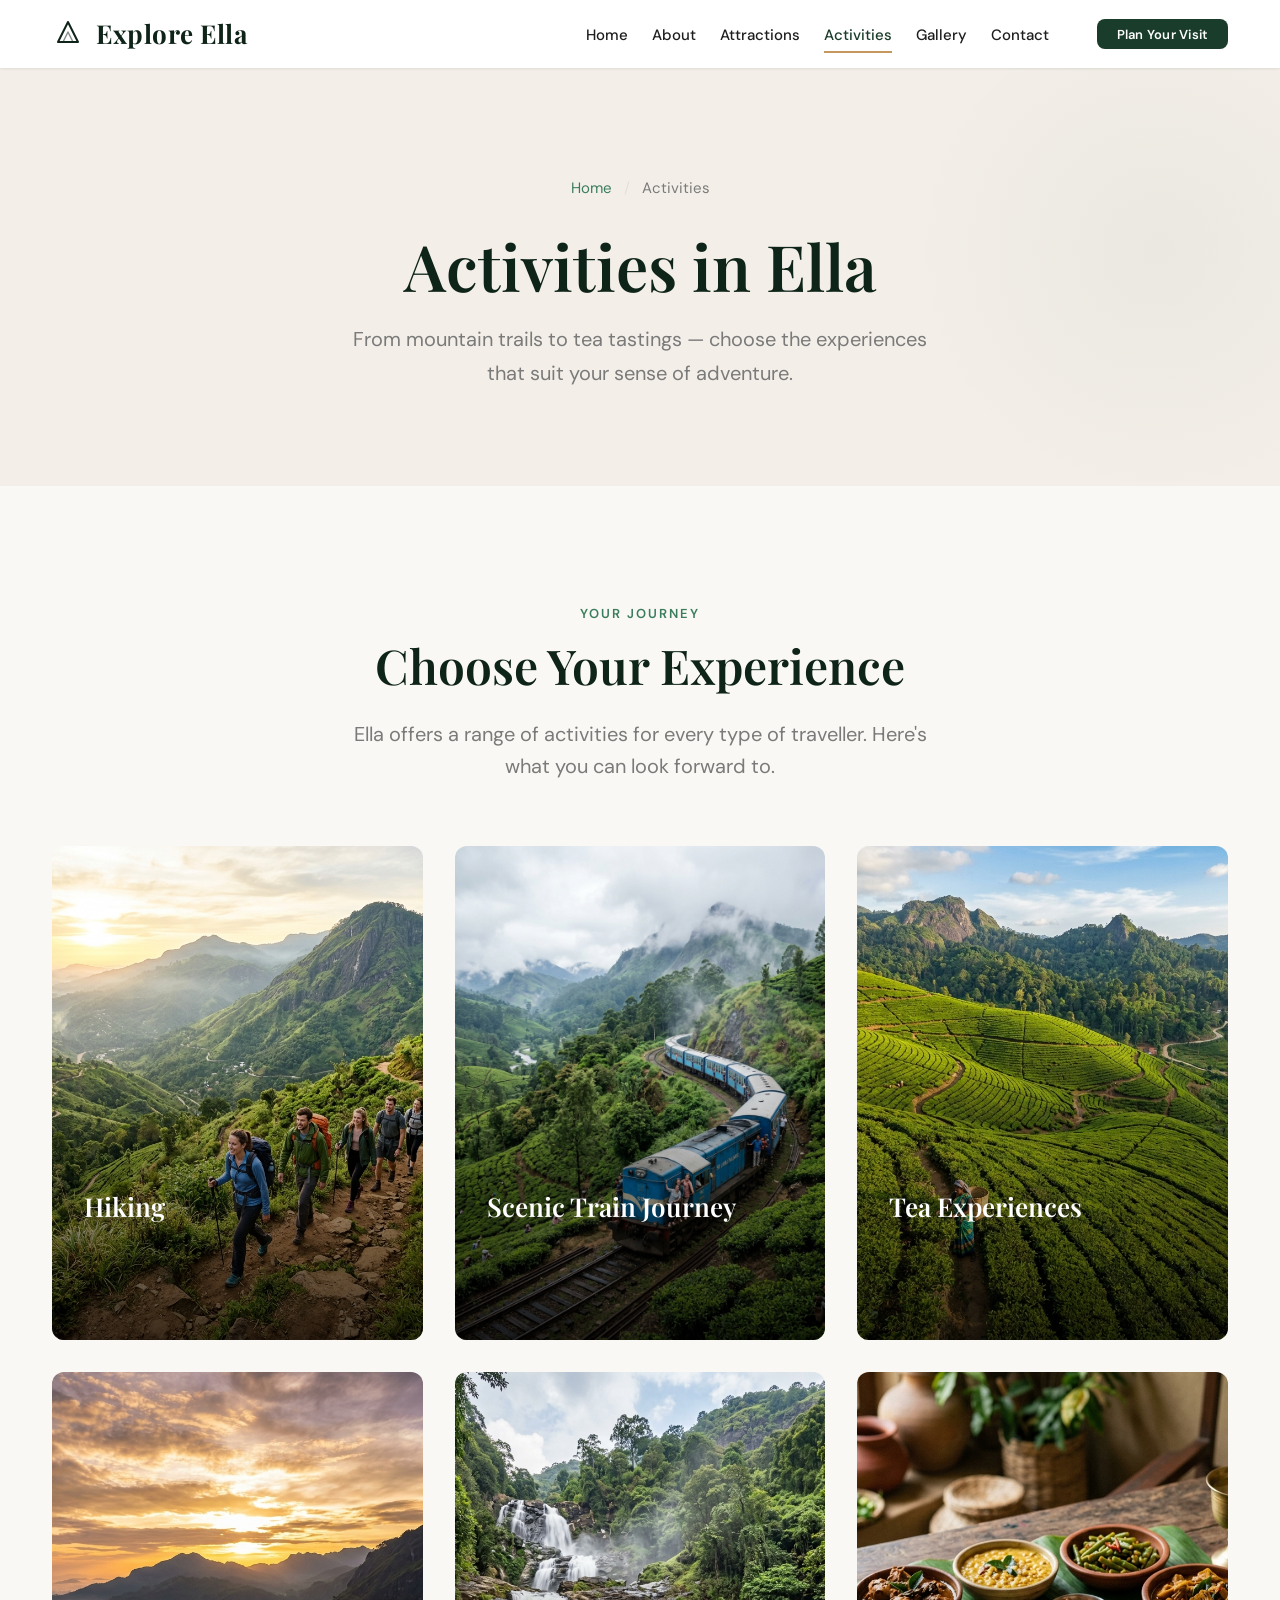
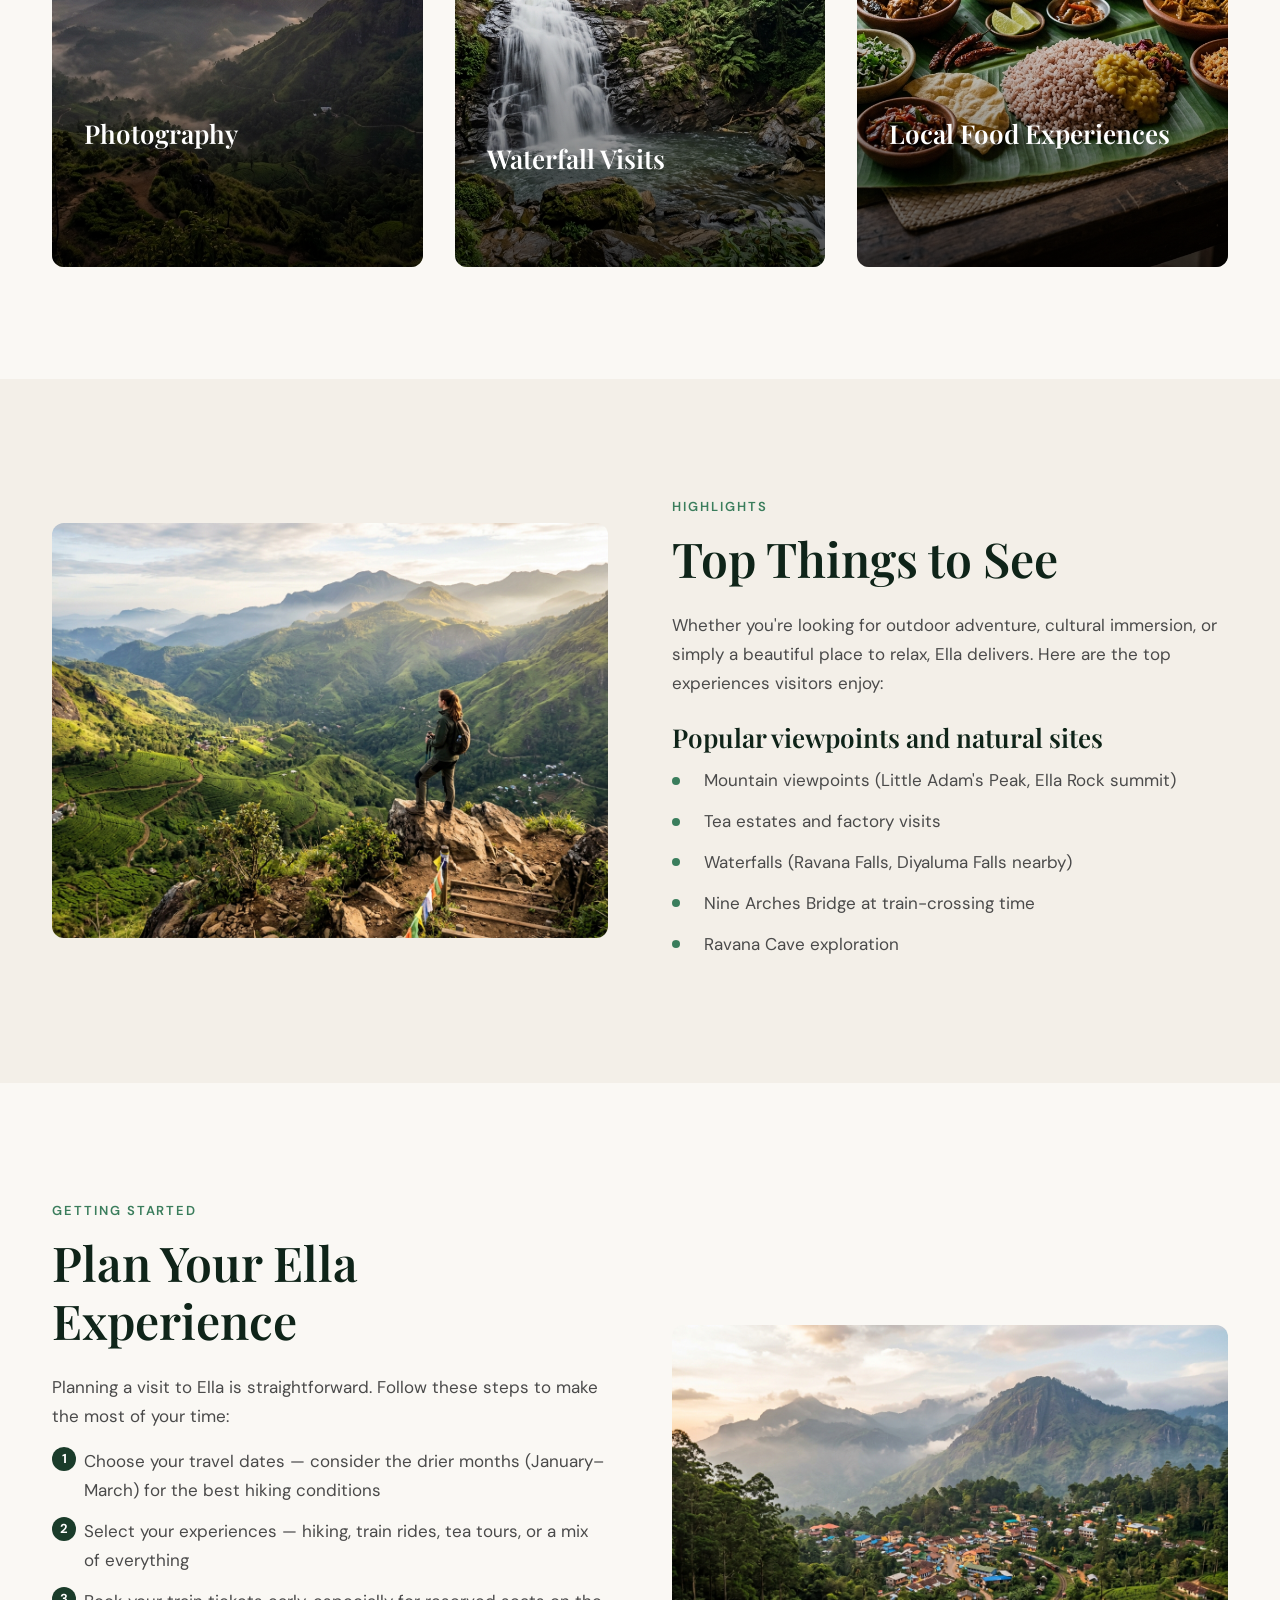
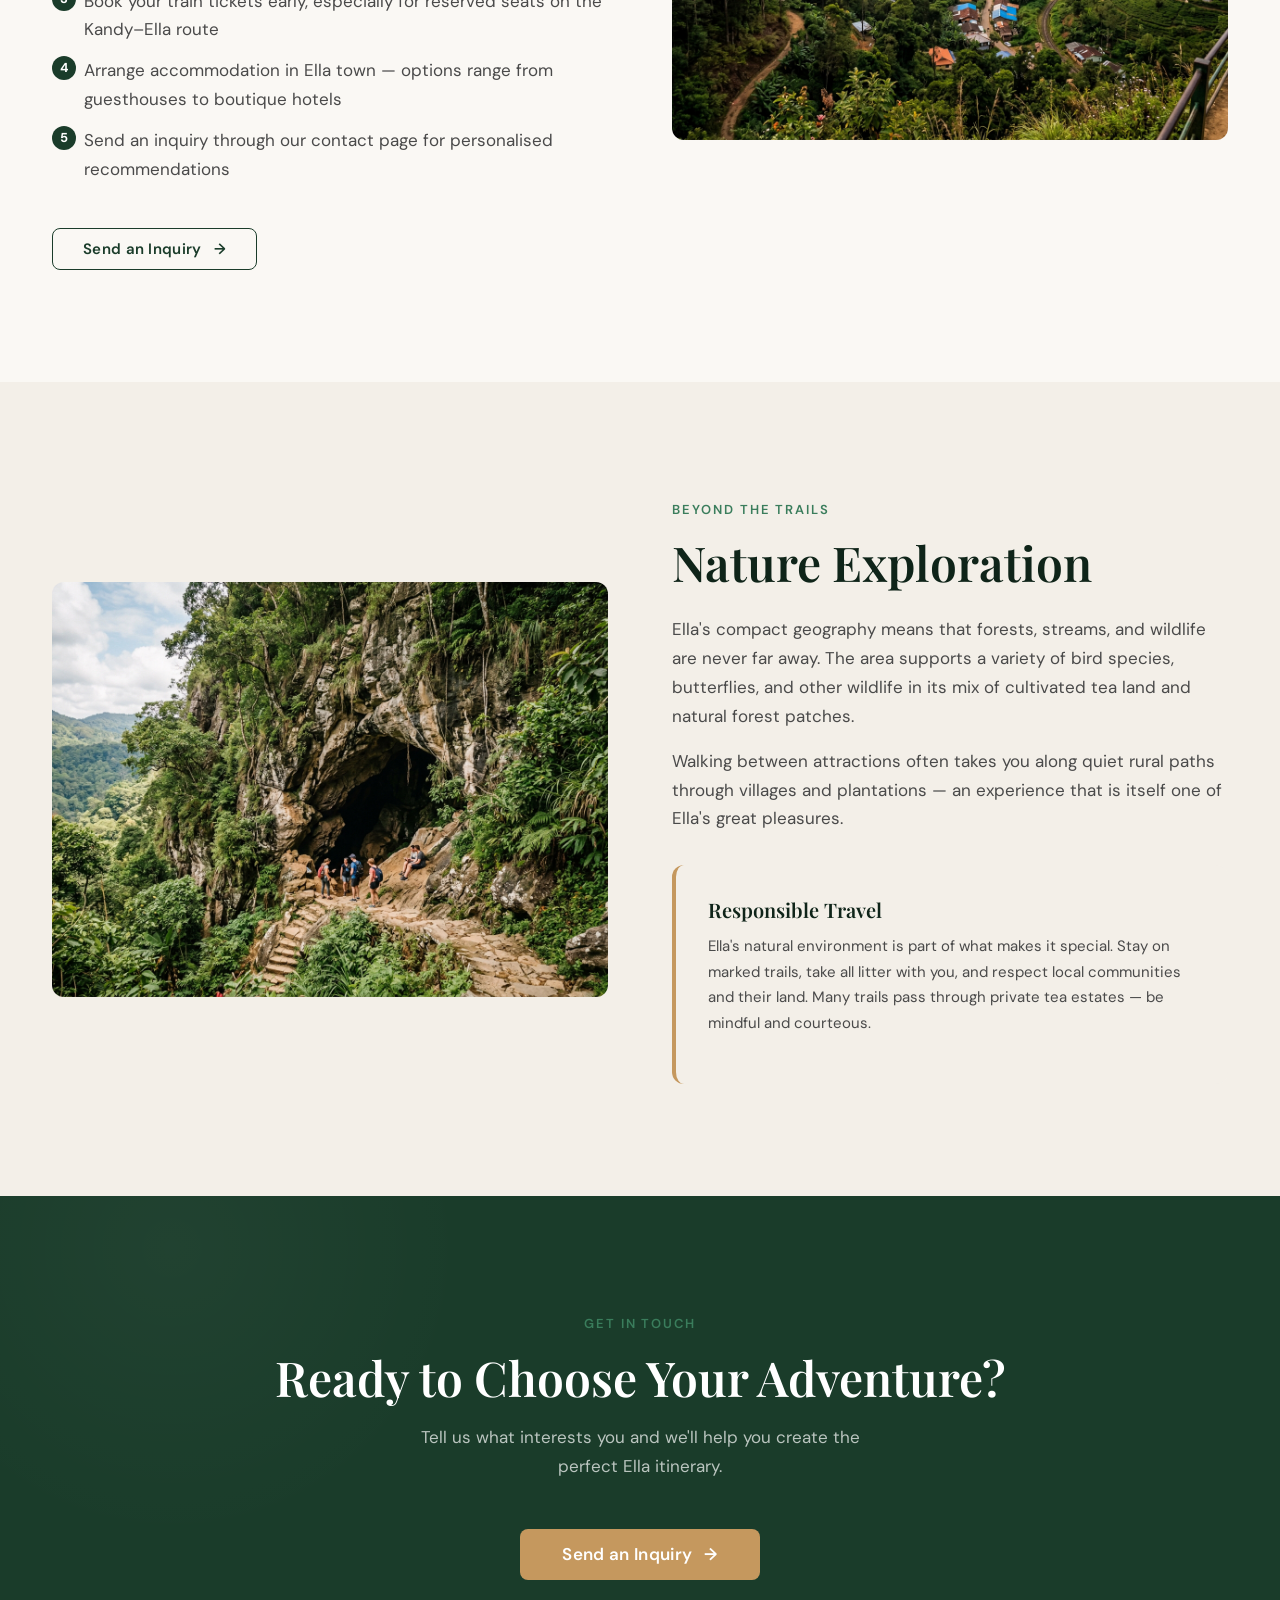
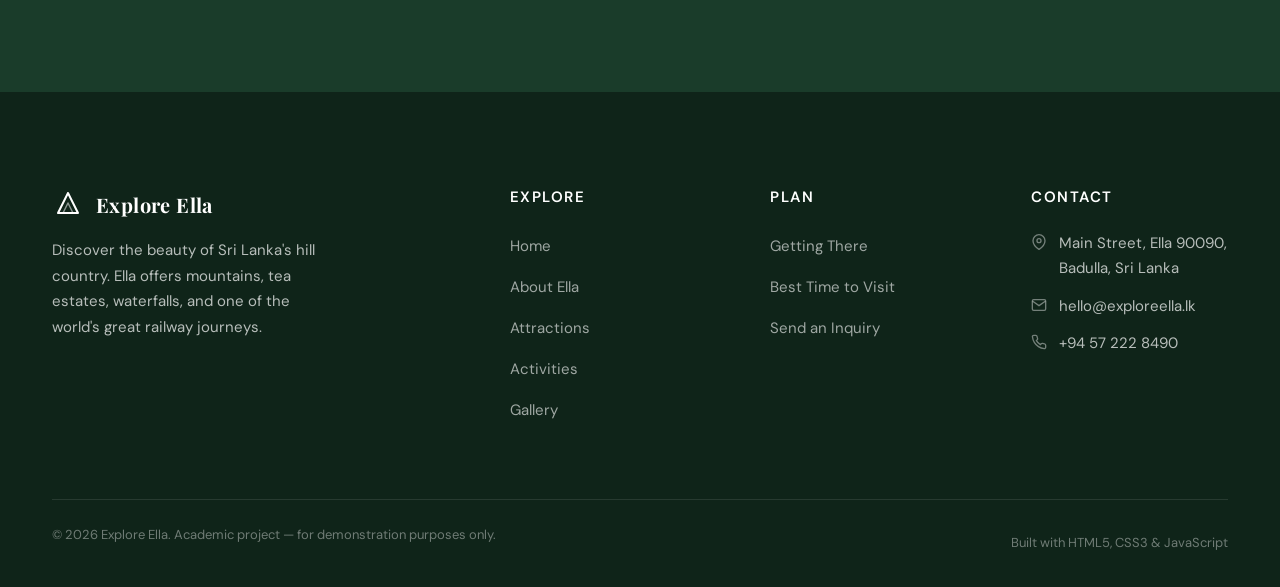
<file: activities.html>
<!DOCTYPE html>
<html lang="en">
<head>
    <meta charset="UTF-8">
    <meta name="viewport" content="width=device-width, initial-scale=1.0">
    <title>Activities — Explore Ella</title>
    <meta name="description" content="Explore activities in Ella, Sri Lanka — hiking, scenic train journeys, tea experiences, photography, waterfall visits, nature exploration, and local cuisine.">
    <meta property="og:title" content="Activities — Explore Ella">
    <meta property="og:description" content="Plan your experiences in Ella: mountain hikes, the famous scenic train ride, tea tasting, waterfall visits, and authentic local food.">
    <meta property="og:type" content="website">
    <link rel="icon" href="assets/favicon.svg" type="image/svg+xml">
    <link rel="stylesheet" href="css/style.css">
    <link rel="stylesheet" href="css/responsive.css">
</head>
<body>

    <a href="#main-content" class="skip-link">Skip to main content</a>

    <!-- ========== HEADER ========== -->
    <header class="site-header page-header" id="site-header">
        <div class="container">
            <div class="header-inner">
                <a href="index.html" class="logo" aria-label="Explore Ella — Home">
                    <svg class="logo-icon" viewBox="0 0 32 32" fill="none" xmlns="http://www.w3.org/2000/svg" aria-hidden="true"><path d="M16 4L6 24h20L16 4z" stroke="currentColor" stroke-width="2" stroke-linejoin="round" fill="none"/><path d="M11 24l5-10 5 10" stroke="currentColor" stroke-width="1.5" stroke-linejoin="round" fill="none" opacity="0.5"/></svg>
                    Explore Ella
                </a>
                <button class="hamburger" id="hamburger" aria-label="Open menu" aria-expanded="false" aria-controls="main-nav"><span></span><span></span><span></span></button>
                <nav class="main-nav" id="main-nav" role="navigation" aria-label="Main navigation">
                    <ul class="nav-list">
                        <li><a href="index.html" class="nav-link">Home</a></li>
                        <li><a href="about.html" class="nav-link">About</a></li>
                        <li><a href="attractions.html" class="nav-link">Attractions</a></li>
                        <li><a href="activities.html" class="nav-link active">Activities</a></li>
                        <li><a href="gallery.html" class="nav-link">Gallery</a></li>
                        <li><a href="contact.html" class="nav-link">Contact</a></li>
                    </ul>
                    <div class="header-cta"><a href="contact.html" class="btn btn--primary">Plan Your Visit</a></div>
                </nav>
                <div class="nav-overlay" id="nav-overlay"></div>
            </div>
        </div>
    </header>

    <!-- ========== PAGE HERO ========== -->
    <section class="page-hero">
        <div class="container">
            <nav class="breadcrumb" aria-label="Breadcrumb">
                <a href="index.html">Home</a>
                <span class="separator" aria-hidden="true">/</span>
                <span aria-current="page">Activities</span>
            </nav>
            <h1>Activities in Ella</h1>
            <p>From mountain trails to tea tastings — choose the experiences that suit your sense of adventure.</p>
        </div>
    </section>

    <!-- ========== MAIN CONTENT ========== -->
    <main id="main-content">

        <!-- Choose Your Experience -->
        <section class="section" id="choose-experience">
            <div class="container">
                <div class="section-header reveal">
                    <span class="section-label">Your Journey</span>
                    <h2 class="section-title">Choose Your Experience</h2>
                    <p class="section-subtitle">Ella offers a range of activities for every type of traveller. Here's what you can look forward to.</p>
                </div>

                <div class="activity-grid reveal">
                    <div class="activity-card">
                        <img src="images/activities/hiking.jpg" alt="Group of hikers on a scenic mountain trail in Ella with panoramic views" loading="lazy">
                        <div class="card-overlay">
                            <h3>Hiking</h3>
                            <p>Trek to Ella Rock, Little Adam's Peak, and hidden viewpoints through tea estates and forest trails.</p>
                        </div>
                    </div>

                    <div class="activity-card">
                        <img src="images/activities/scenic-train.jpg" alt="Blue Sri Lankan train winding through misty green mountains" loading="lazy">
                        <div class="card-overlay">
                            <h3>Scenic Train Journey</h3>
                            <p>Ride the iconic Kandy–Ella railway through tunnels, viaducts, and endless green hillsides.</p>
                        </div>
                    </div>

                    <div class="activity-card">
                        <img src="images/attractions/tea-plantation.jpg" alt="Terraced tea plantation hillside with a tea plucker at work" loading="lazy">
                        <div class="card-overlay">
                            <h3>Tea Experiences</h3>
                            <p>Visit working tea factories, learn about Ceylon tea production, and taste fresh highland tea.</p>
                        </div>
                    </div>

                    <div class="activity-card">
                        <img src="images/gallery/sunrise.jpg" alt="Dramatic golden sunrise over the mountains of Ella" loading="lazy">
                        <div class="card-overlay">
                            <h3>Photography</h3>
                            <p>Capture misty mountain sunrises, the Nine Arches Bridge, and the vivid greens of the tea country.</p>
                        </div>
                    </div>

                    <div class="activity-card">
                        <img src="images/attractions/ravana-falls.jpg" alt="Ravana Falls cascading into a natural pool among tropical greenery" loading="lazy">
                        <div class="card-overlay">
                            <h3>Waterfall Visits</h3>
                            <p>Explore Ravana Falls and other cascades accessible from the Ella–Wellawaya road.</p>
                        </div>
                    </div>

                    <div class="activity-card">
                        <img src="images/activities/local-food.jpg" alt="Traditional Sri Lankan rice and curry spread on a banana leaf" loading="lazy">
                        <div class="card-overlay">
                            <h3>Local Food Experiences</h3>
                            <p>Taste authentic Sri Lankan rice and curry, hoppers, and tropical fruit at local restaurants and street stalls.</p>
                        </div>
                    </div>
                </div>
            </div>
        </section>

        <!-- Highlights Section with Lists -->
        <section class="section section--alt" id="highlights">
            <div class="container">
                <div class="split reveal">
                    <div class="split-image">
                        <img src="images/gallery/mountain-view.jpg" alt="Panoramic view from a mountain summit overlooking valleys and tea estates" loading="lazy">
                    </div>
                    <div class="split-content">
                        <span class="section-label">Highlights</span>
                        <h2 class="section-title">Top Things to See</h2>
                        <p>Whether you're looking for outdoor adventure, cultural immersion, or simply a beautiful place to relax, Ella delivers. Here are the top experiences visitors enjoy:</p>

                        <h4 style="margin-top: var(--space-lg); margin-bottom: var(--space-sm);">Popular viewpoints and natural sites</h4>
                        <ul class="content-list">
                            <li>Mountain viewpoints (Little Adam's Peak, Ella Rock summit)</li>
                            <li>Tea estates and factory visits</li>
                            <li>Waterfalls (Ravana Falls, Diyaluma Falls nearby)</li>
                            <li>Nine Arches Bridge at train-crossing time</li>
                            <li>Ravana Cave exploration</li>
                        </ul>
                    </div>
                </div>
            </div>
        </section>

        <!-- How to Plan — Ordered List -->
        <section class="section" id="plan">
            <div class="container">
                <div class="split split--reverse reveal">
                    <div class="split-image">
                        <img src="images/gallery/ella-town.jpg" alt="The town of Ella with colourful buildings surrounded by green hills" loading="lazy">
                    </div>
                    <div class="split-content">
                        <span class="section-label">Getting Started</span>
                        <h2 class="section-title">Plan Your Ella Experience</h2>
                        <p>Planning a visit to Ella is straightforward. Follow these steps to make the most of your time:</p>

                        <ol class="content-list">
                            <li>Choose your travel dates — consider the drier months (January–March) for the best hiking conditions</li>
                            <li>Select your experiences — hiking, train rides, tea tours, or a mix of everything</li>
                            <li>Book your train tickets early, especially for reserved seats on the Kandy–Ella route</li>
                            <li>Arrange accommodation in Ella town — options range from guesthouses to boutique hotels</li>
                            <li>Send an inquiry through our contact page for personalised recommendations</li>
                        </ol>

                        <a href="contact.html" class="btn btn--outline" style="margin-top: var(--space-xl);">Send an Inquiry <span class="arrow" aria-hidden="true">→</span></a>
                    </div>
                </div>
            </div>
        </section>

        <!-- Nature Exploration — Aside example -->
        <section class="section section--alt" id="nature">
            <div class="container">
                <div class="split reveal">
                    <div class="split-image">
                        <img src="images/attractions/ravana-cave.jpg" alt="Visitors at the entrance to Ravana Cave in a tropical forest setting" loading="lazy">
                    </div>
                    <div class="split-content">
                        <span class="section-label">Beyond the Trails</span>
                        <h2 class="section-title">Nature Exploration</h2>
                        <p>Ella's compact geography means that forests, streams, and wildlife are never far away. The area supports a variety of bird species, butterflies, and other wildlife in its mix of cultivated tea land and natural forest patches.</p>
                        <p>Walking between attractions often takes you along quiet rural paths through villages and plantations — an experience that is itself one of Ella's great pleasures.</p>

                        <aside class="aside-box" style="margin-top: var(--space-xl);">
                            <h4>Responsible Travel</h4>
                            <p>Ella's natural environment is part of what makes it special. Stay on marked trails, take all litter with you, and respect local communities and their land. Many trails pass through private tea estates — be mindful and courteous.</p>
                        </aside>
                    </div>
                </div>
            </div>
        </section>

        <!-- CTA -->
        <section class="section cta-section">
            <div class="container reveal">
                <span class="section-label">Get in Touch</span>
                <h2>Ready to Choose Your Adventure?</h2>
                <p>Tell us what interests you and we'll help you create the perfect Ella itinerary.</p>
                <a href="contact.html" class="btn btn--accent btn--lg">Send an Inquiry <span class="arrow" aria-hidden="true">→</span></a>
            </div>
        </section>

    </main>

    <!-- ========== FOOTER ========== -->
    <footer class="site-footer" id="site-footer">
        <div class="container">
            <div class="footer-grid">
                <div class="footer-brand">
                    <a href="index.html" class="logo" aria-label="Explore Ella — Home">
                        <svg class="logo-icon" viewBox="0 0 32 32" fill="none" xmlns="http://www.w3.org/2000/svg" aria-hidden="true"><path d="M16 4L6 24h20L16 4z" stroke="currentColor" stroke-width="2" stroke-linejoin="round" fill="none"/><path d="M11 24l5-10 5 10" stroke="currentColor" stroke-width="1.5" stroke-linejoin="round" fill="none" opacity="0.5"/></svg>
                        Explore Ella
                    </a>
                    <p>Discover the beauty of Sri Lanka's hill country. Ella offers mountains, tea estates, waterfalls, and one of the world's great railway journeys.</p>
                </div>
                <div class="footer-nav">
                    <h4 class="footer-heading">Explore</h4>
                    <ul class="footer-links"><li><a href="index.html">Home</a></li><li><a href="about.html">About Ella</a></li><li><a href="attractions.html">Attractions</a></li><li><a href="activities.html">Activities</a></li><li><a href="gallery.html">Gallery</a></li></ul>
                </div>
                <div class="footer-nav">
                    <h4 class="footer-heading">Plan</h4>
                    <ul class="footer-links"><li><a href="about.html#getting-there">Getting There</a></li><li><a href="about.html#best-time">Best Time to Visit</a></li><li><a href="contact.html">Send an Inquiry</a></li></ul>
                </div>
                <div class="footer-contact-section">
                    <h4 class="footer-heading">Contact</h4>
                    <ul class="footer-contact">
                        <li>
                            <svg viewBox="0 0 24 24" fill="none" stroke="currentColor" stroke-width="2" aria-hidden="true"><path d="M21 10c0 7-9 13-9 13s-9-6-9-13a9 9 0 0118 0z"/><circle cx="12" cy="10" r="3"/></svg>
                            <span>Main Street, Ella 90090, Badulla, Sri Lanka</span>
                        </li>
                        <li>
                            <svg viewBox="0 0 24 24" fill="none" stroke="currentColor" stroke-width="2" aria-hidden="true"><path d="M4 4h16c1.1 0 2 .9 2 2v12c0 1.1-.9 2-2 2H4c-1.1 0-2-.9-2-2V6c0-1.1.9-2 2-2z"/><polyline points="22,6 12,13 2,6"/></svg>
                            <a href="mailto:hello@exploreella.lk">hello@exploreella.lk</a>
                        </li>
                        <li>
                            <svg viewBox="0 0 24 24" fill="none" stroke="currentColor" stroke-width="2" aria-hidden="true"><path d="M22 16.92v3a2 2 0 01-2.18 2 19.79 19.79 0 01-8.63-3.07 19.5 19.5 0 01-6-6 19.79 19.79 0 01-3.07-8.67A2 2 0 014.11 2h3a2 2 0 012 1.72 12.84 12.84 0 00.7 2.81 2 2 0 01-.45 2.11L8.09 9.91a16 16 0 006 6l1.27-1.27a2 2 0 012.11-.45 12.84 12.84 0 002.81.7A2 2 0 0122 16.92z"/></svg>
                            <a href="tel:+94572228490">+94 57 222 8490</a>
                        </li>
                    </ul>
                </div>
            </div>
            <div class="footer-bottom">
                <p>&copy; <span id="current-year"></span> Explore Ella. Academic project — for demonstration purposes only.</p>
                <p>Built with HTML5, CSS3 &amp; JavaScript</p>
            </div>
        </div>
    </footer>

    <script src="js/script.js"></script>
</body>
</html>
</file>
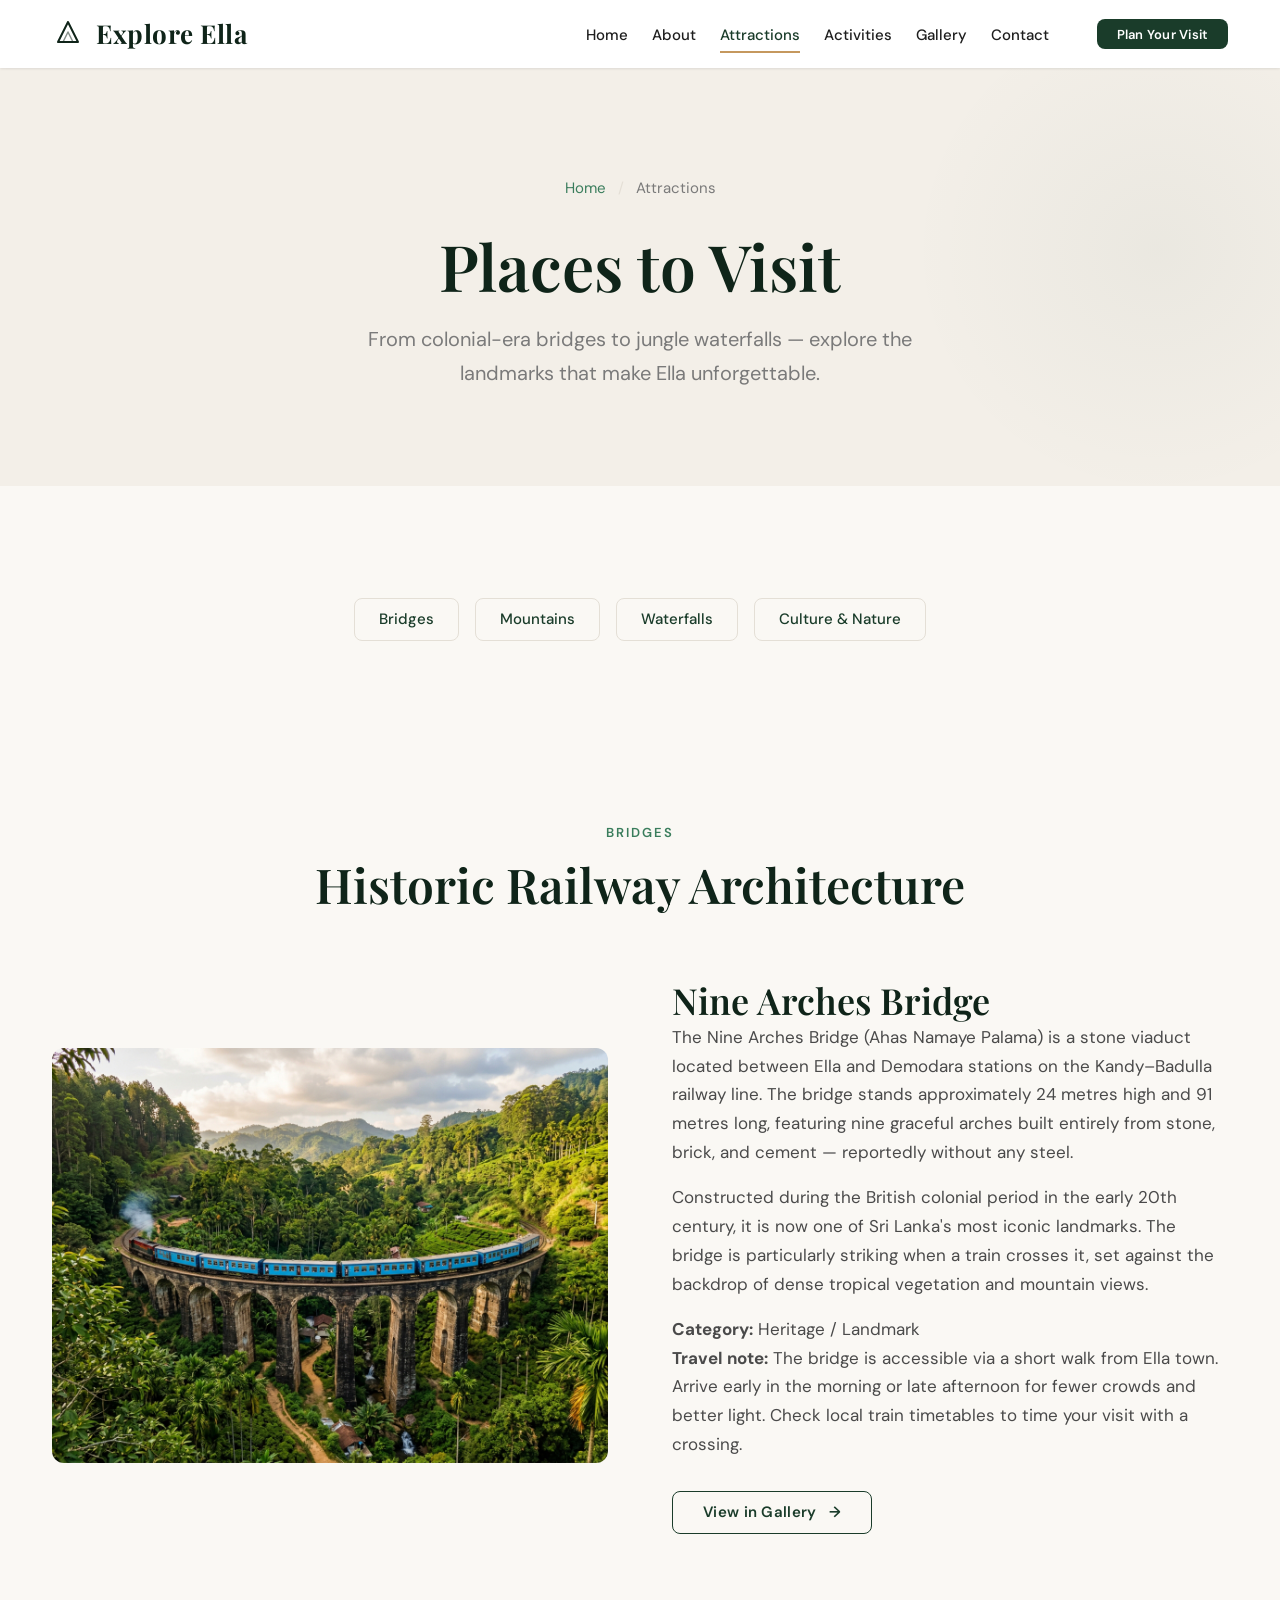
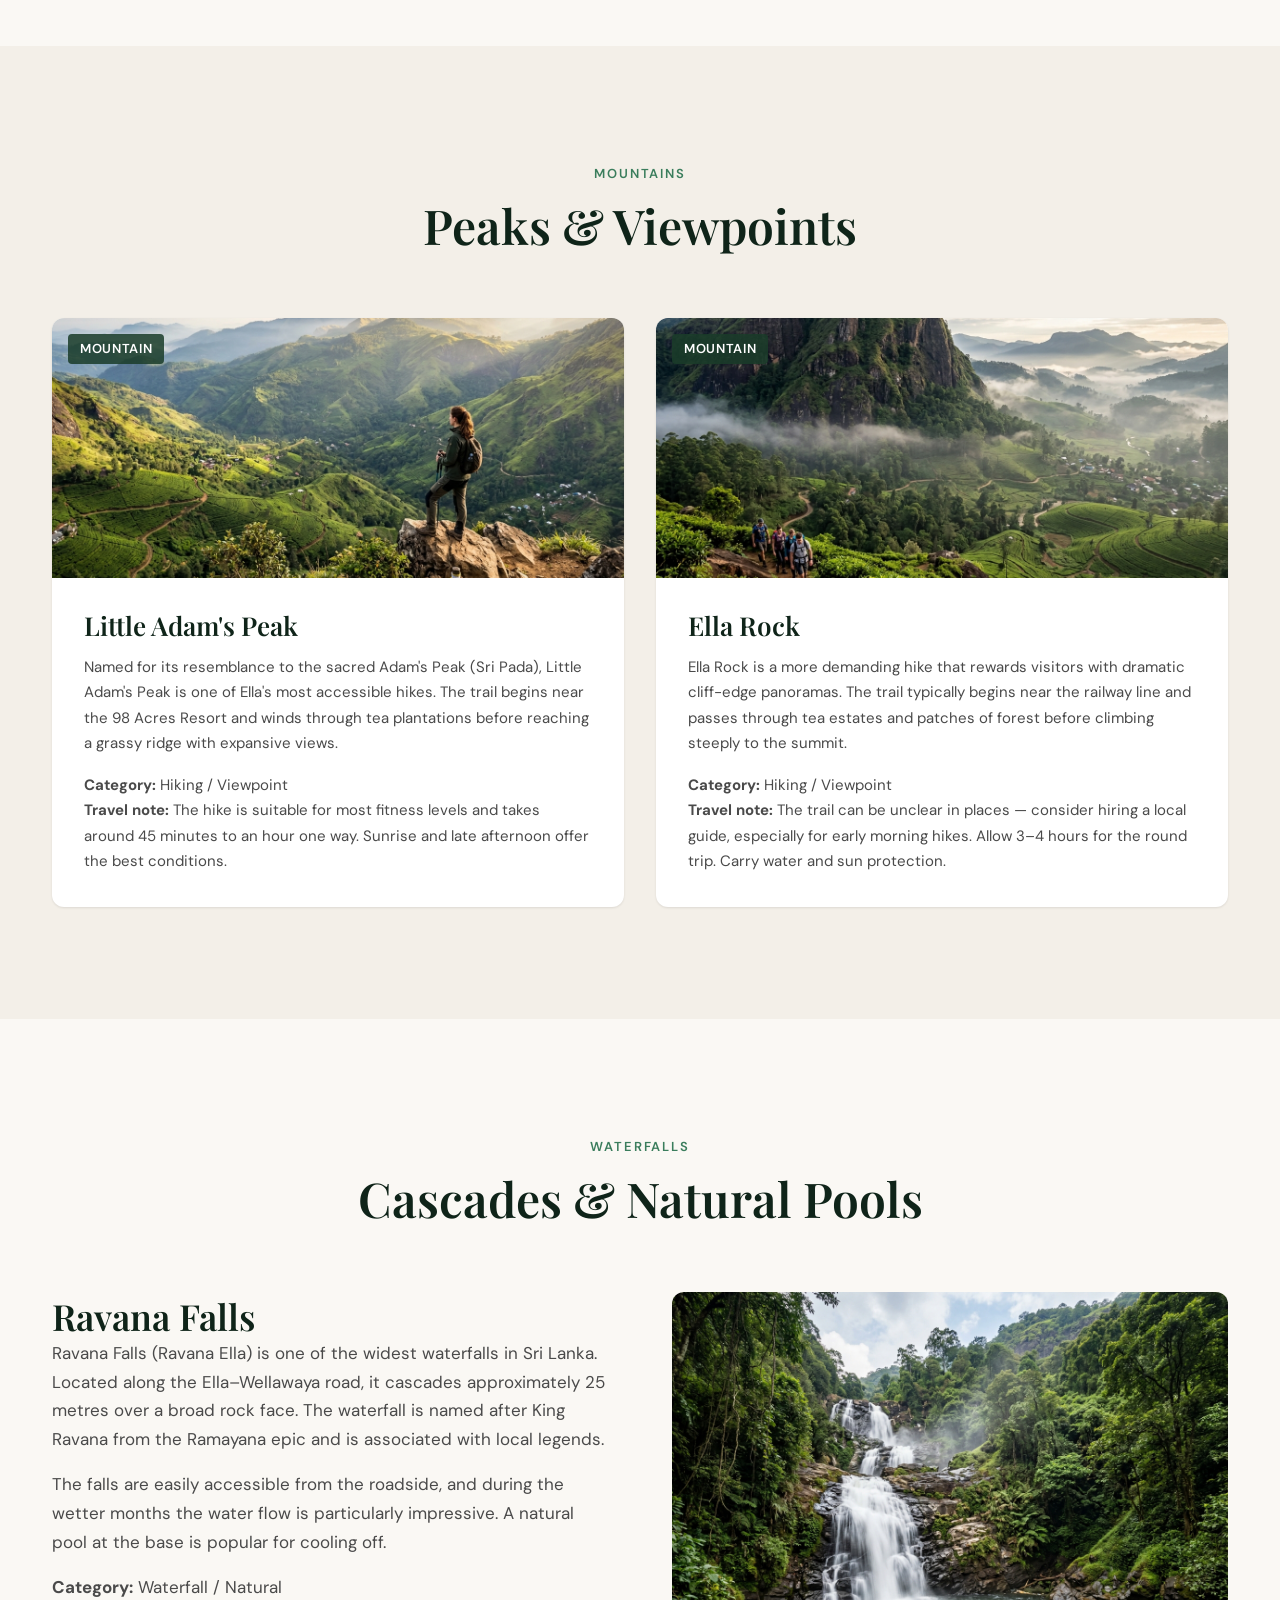
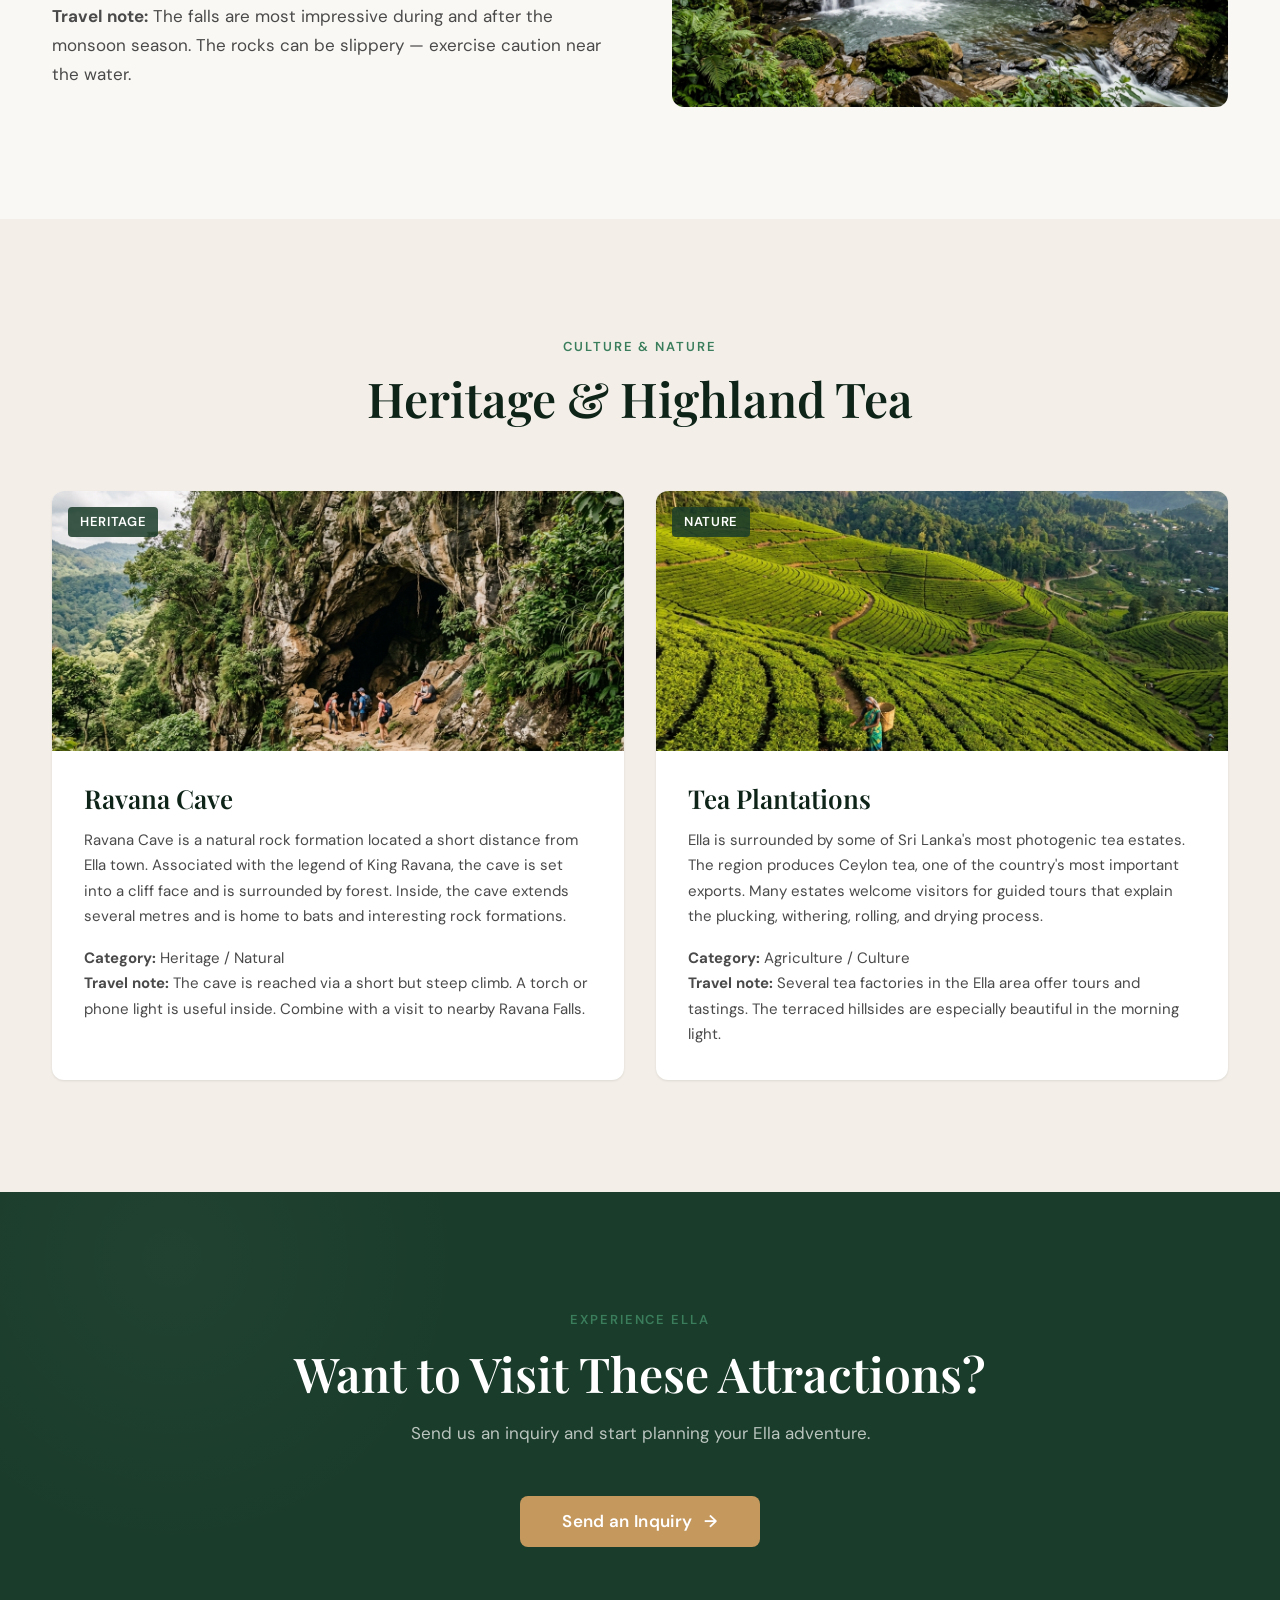
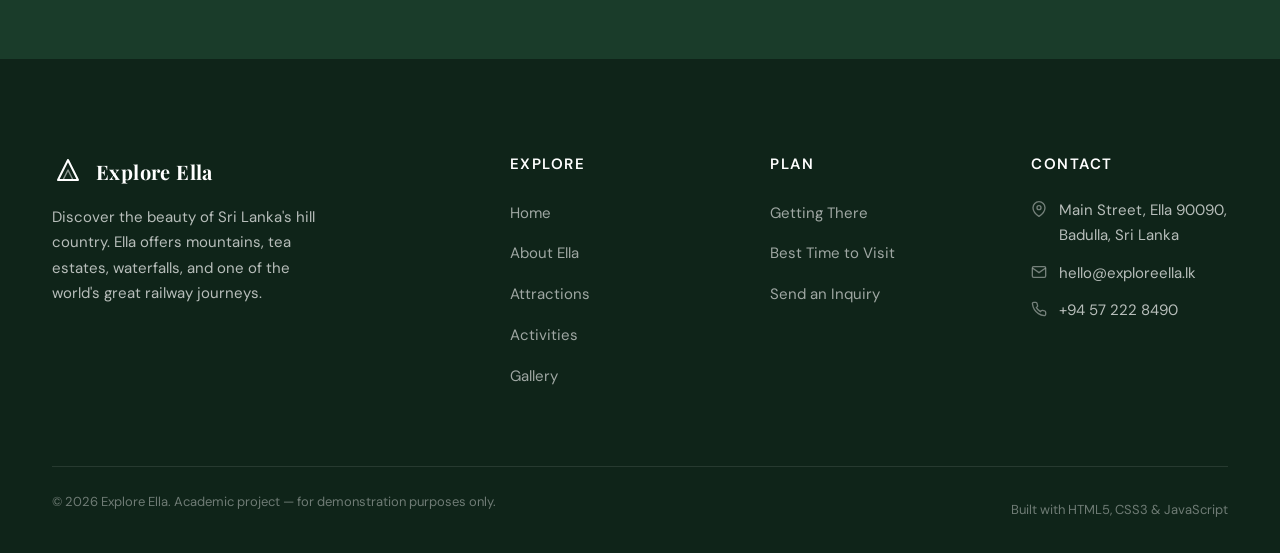
<file: attractions.html>
<!DOCTYPE html>
<html lang="en">
<head>
    <meta charset="UTF-8">
    <meta name="viewport" content="width=device-width, initial-scale=1.0">
    <title>Attractions — Explore Ella</title>
    <meta name="description" content="Discover Ella's top attractions — the Nine Arches Bridge, Little Adam's Peak, Ella Rock, Ravana Falls, Ravana Cave, and lush tea plantations.">
    <meta property="og:title" content="Attractions — Explore Ella">
    <meta property="og:description" content="A guide to Ella's must-visit landmarks including scenic viewpoints, historic bridges, waterfalls, and tea estates.">
    <meta property="og:type" content="website">
    <link rel="icon" href="assets/favicon.svg" type="image/svg+xml">
    <link rel="stylesheet" href="css/style.css">
    <link rel="stylesheet" href="css/responsive.css">
</head>
<body>

    <a href="#main-content" class="skip-link">Skip to main content</a>

    <!-- ========== HEADER ========== -->
    <header class="site-header page-header" id="site-header">
        <div class="container">
            <div class="header-inner">
                <a href="index.html" class="logo" aria-label="Explore Ella — Home">
                    <svg class="logo-icon" viewBox="0 0 32 32" fill="none" xmlns="http://www.w3.org/2000/svg" aria-hidden="true"><path d="M16 4L6 24h20L16 4z" stroke="currentColor" stroke-width="2" stroke-linejoin="round" fill="none"/><path d="M11 24l5-10 5 10" stroke="currentColor" stroke-width="1.5" stroke-linejoin="round" fill="none" opacity="0.5"/></svg>
                    Explore Ella
                </a>
                <button class="hamburger" id="hamburger" aria-label="Open menu" aria-expanded="false" aria-controls="main-nav"><span></span><span></span><span></span></button>
                <nav class="main-nav" id="main-nav" role="navigation" aria-label="Main navigation">
                    <ul class="nav-list">
                        <li><a href="index.html" class="nav-link">Home</a></li>
                        <li><a href="about.html" class="nav-link">About</a></li>
                        <li><a href="attractions.html" class="nav-link active">Attractions</a></li>
                        <li><a href="activities.html" class="nav-link">Activities</a></li>
                        <li><a href="gallery.html" class="nav-link">Gallery</a></li>
                        <li><a href="contact.html" class="nav-link">Contact</a></li>
                    </ul>
                    <div class="header-cta"><a href="contact.html" class="btn btn--primary">Plan Your Visit</a></div>
                </nav>
                <div class="nav-overlay" id="nav-overlay"></div>
            </div>
        </div>
    </header>

    <!-- ========== PAGE HERO ========== -->
    <section class="page-hero">
        <div class="container">
            <nav class="breadcrumb" aria-label="Breadcrumb">
                <a href="index.html">Home</a>
                <span class="separator" aria-hidden="true">/</span>
                <span aria-current="page">Attractions</span>
            </nav>
            <h1>Places to Visit</h1>
            <p>From colonial-era bridges to jungle waterfalls — explore the landmarks that make Ella unforgettable.</p>
        </div>
    </section>

    <!-- ========== MAIN CONTENT ========== -->
    <main id="main-content">

        <!-- Anchor Navigation -->
        <section class="section" style="padding-bottom: 0;">
            <div class="container">
                <nav class="anchor-nav reveal" aria-label="Jump to attraction category">
                    <a href="#bridges">Bridges</a>
                    <a href="#mountains">Mountains</a>
                    <a href="#waterfalls">Waterfalls</a>
                    <a href="#culture">Culture &amp; Nature</a>
                </nav>
            </div>
        </section>

        <!-- Bridges -->
        <section class="section" id="bridges">
            <div class="container">
                <div class="section-header reveal">
                    <span class="section-label">Bridges</span>
                    <h2 class="section-title">Historic Railway Architecture</h2>
                </div>

                <article class="attraction-detail reveal">
                    <div class="split">
                        <div class="split-image">
                            <img src="images/attractions/nine-arches-bridge.jpg" alt="The Nine Arches Bridge with a blue train crossing above the green jungle canopy" loading="lazy">
                        </div>
                        <div class="split-content">
                            <h3>Nine Arches Bridge</h3>
                            <p>The Nine Arches Bridge (Ahas Namaye Palama) is a stone viaduct located between Ella and Demodara stations on the Kandy–Badulla railway line. The bridge stands approximately 24 metres high and 91 metres long, featuring nine graceful arches built entirely from stone, brick, and cement — reportedly without any steel.</p>
                            <p>Constructed during the British colonial period in the early 20th century, it is now one of Sri Lanka's most iconic landmarks. The bridge is particularly striking when a train crosses it, set against the backdrop of dense tropical vegetation and mountain views.</p>
                            <p><strong>Category:</strong> Heritage / Landmark<br>
                            <strong>Travel note:</strong> The bridge is accessible via a short walk from Ella town. Arrive early in the morning or late afternoon for fewer crowds and better light. Check local train timetables to time your visit with a crossing.</p>
                            <a href="gallery.html" class="btn btn--outline" style="margin-top: var(--space-md);">View in Gallery <span class="arrow" aria-hidden="true">→</span></a>
                        </div>
                    </div>
                </article>
            </div>
        </section>

        <!-- Mountains -->
        <section class="section section--alt" id="mountains">
            <div class="container">
                <div class="section-header reveal">
                    <span class="section-label">Mountains</span>
                    <h2 class="section-title">Peaks &amp; Viewpoints</h2>
                </div>

                <div class="attraction-grid">
                    <article class="attraction-card reveal">
                        <div class="card-image">
                            <img src="images/attractions/little-adams-peak.jpg" alt="Hiker at the summit of Little Adam's Peak with panoramic valley views" loading="lazy">
                            <span class="card-tag">Mountain</span>
                        </div>
                        <div class="card-body">
                            <h3>Little Adam's Peak</h3>
                            <p>Named for its resemblance to the sacred Adam's Peak (Sri Pada), Little Adam's Peak is one of Ella's most accessible hikes. The trail begins near the 98 Acres Resort and winds through tea plantations before reaching a grassy ridge with expansive views.</p>
                            <p><strong>Category:</strong> Hiking / Viewpoint<br>
                            <strong>Travel note:</strong> The hike is suitable for most fitness levels and takes around 45 minutes to an hour one way. Sunrise and late afternoon offer the best conditions.</p>
                        </div>
                    </article>

                    <article class="attraction-card reveal">
                        <div class="card-image">
                            <img src="images/attractions/ella-rock.jpg" alt="Ella Rock rising above misty valleys with hikers on a trail in the foreground" loading="lazy">
                            <span class="card-tag">Mountain</span>
                        </div>
                        <div class="card-body">
                            <h3>Ella Rock</h3>
                            <p>Ella Rock is a more demanding hike that rewards visitors with dramatic cliff-edge panoramas. The trail typically begins near the railway line and passes through tea estates and patches of forest before climbing steeply to the summit.</p>
                            <p><strong>Category:</strong> Hiking / Viewpoint<br>
                            <strong>Travel note:</strong> The trail can be unclear in places — consider hiring a local guide, especially for early morning hikes. Allow 3–4 hours for the round trip. Carry water and sun protection.</p>
                        </div>
                    </article>
                </div>
            </div>
        </section>

        <!-- Waterfalls -->
        <section class="section" id="waterfalls">
            <div class="container">
                <div class="section-header reveal">
                    <span class="section-label">Waterfalls</span>
                    <h2 class="section-title">Cascades &amp; Natural Pools</h2>
                </div>

                <article class="attraction-detail reveal">
                    <div class="split split--reverse">
                        <div class="split-image">
                            <img src="images/attractions/ravana-falls.jpg" alt="Ravana Falls cascading over multiple rocky tiers surrounded by tropical forest" loading="lazy">
                        </div>
                        <div class="split-content">
                            <h3>Ravana Falls</h3>
                            <p>Ravana Falls (Ravana Ella) is one of the widest waterfalls in Sri Lanka. Located along the Ella–Wellawaya road, it cascades approximately 25 metres over a broad rock face. The waterfall is named after King Ravana from the Ramayana epic and is associated with local legends.</p>
                            <p>The falls are easily accessible from the roadside, and during the wetter months the water flow is particularly impressive. A natural pool at the base is popular for cooling off.</p>
                            <p><strong>Category:</strong> Waterfall / Natural<br>
                            <strong>Travel note:</strong> The falls are most impressive during and after the monsoon season. The rocks can be slippery — exercise caution near the water.</p>
                        </div>
                    </div>
                </article>
            </div>
        </section>

        <!-- Culture & Nature -->
        <section class="section section--alt" id="culture">
            <div class="container">
                <div class="section-header reveal">
                    <span class="section-label">Culture &amp; Nature</span>
                    <h2 class="section-title">Heritage &amp; Highland Tea</h2>
                </div>

                <div class="attraction-grid">
                    <article class="attraction-card reveal">
                        <div class="card-image">
                            <img src="images/attractions/ravana-cave.jpg" alt="Visitors exploring the entrance to Ravana Cave amid lush tropical vegetation" loading="lazy">
                            <span class="card-tag">Heritage</span>
                        </div>
                        <div class="card-body">
                            <h3>Ravana Cave</h3>
                            <p>Ravana Cave is a natural rock formation located a short distance from Ella town. Associated with the legend of King Ravana, the cave is set into a cliff face and is surrounded by forest. Inside, the cave extends several metres and is home to bats and interesting rock formations.</p>
                            <p><strong>Category:</strong> Heritage / Natural<br>
                            <strong>Travel note:</strong> The cave is reached via a short but steep climb. A torch or phone light is useful inside. Combine with a visit to nearby Ravana Falls.</p>
                        </div>
                    </article>

                    <article class="attraction-card reveal">
                        <div class="card-image">
                            <img src="images/attractions/tea-plantation.jpg" alt="Tea plucker with a basket working among bright green tea rows on a hillside" loading="lazy">
                            <span class="card-tag">Nature</span>
                        </div>
                        <div class="card-body">
                            <h3>Tea Plantations</h3>
                            <p>Ella is surrounded by some of Sri Lanka's most photogenic tea estates. The region produces Ceylon tea, one of the country's most important exports. Many estates welcome visitors for guided tours that explain the plucking, withering, rolling, and drying process.</p>
                            <p><strong>Category:</strong> Agriculture / Culture<br>
                            <strong>Travel note:</strong> Several tea factories in the Ella area offer tours and tastings. The terraced hillsides are especially beautiful in the morning light.</p>
                        </div>
                    </article>
                </div>
            </div>
        </section>

        <!-- CTA -->
        <section class="section cta-section">
            <div class="container reveal">
                <span class="section-label">Experience Ella</span>
                <h2>Want to Visit These Attractions?</h2>
                <p>Send us an inquiry and start planning your Ella adventure.</p>
                <a href="contact.html" class="btn btn--accent btn--lg">Send an Inquiry <span class="arrow" aria-hidden="true">→</span></a>
            </div>
        </section>

    </main>

    <!-- ========== FOOTER ========== -->
    <footer class="site-footer" id="site-footer">
        <div class="container">
            <div class="footer-grid">
                <div class="footer-brand">
                    <a href="index.html" class="logo" aria-label="Explore Ella — Home">
                        <svg class="logo-icon" viewBox="0 0 32 32" fill="none" xmlns="http://www.w3.org/2000/svg" aria-hidden="true"><path d="M16 4L6 24h20L16 4z" stroke="currentColor" stroke-width="2" stroke-linejoin="round" fill="none"/><path d="M11 24l5-10 5 10" stroke="currentColor" stroke-width="1.5" stroke-linejoin="round" fill="none" opacity="0.5"/></svg>
                        Explore Ella
                    </a>
                    <p>Discover the beauty of Sri Lanka's hill country. Ella offers mountains, tea estates, waterfalls, and one of the world's great railway journeys.</p>
                </div>
                <div class="footer-nav">
                    <h4 class="footer-heading">Explore</h4>
                    <ul class="footer-links"><li><a href="index.html">Home</a></li><li><a href="about.html">About Ella</a></li><li><a href="attractions.html">Attractions</a></li><li><a href="activities.html">Activities</a></li><li><a href="gallery.html">Gallery</a></li></ul>
                </div>
                <div class="footer-nav">
                    <h4 class="footer-heading">Plan</h4>
                    <ul class="footer-links"><li><a href="about.html#getting-there">Getting There</a></li><li><a href="about.html#best-time">Best Time to Visit</a></li><li><a href="contact.html">Send an Inquiry</a></li></ul>
                </div>
                <div class="footer-contact-section">
                    <h4 class="footer-heading">Contact</h4>
                    <ul class="footer-contact">
                        <li>
                            <svg viewBox="0 0 24 24" fill="none" stroke="currentColor" stroke-width="2" aria-hidden="true"><path d="M21 10c0 7-9 13-9 13s-9-6-9-13a9 9 0 0118 0z"/><circle cx="12" cy="10" r="3"/></svg>
                            <span>Main Street, Ella 90090, Badulla, Sri Lanka</span>
                        </li>
                        <li>
                            <svg viewBox="0 0 24 24" fill="none" stroke="currentColor" stroke-width="2" aria-hidden="true"><path d="M4 4h16c1.1 0 2 .9 2 2v12c0 1.1-.9 2-2 2H4c-1.1 0-2-.9-2-2V6c0-1.1.9-2 2-2z"/><polyline points="22,6 12,13 2,6"/></svg>
                            <a href="mailto:hello@exploreella.lk">hello@exploreella.lk</a>
                        </li>
                        <li>
                            <svg viewBox="0 0 24 24" fill="none" stroke="currentColor" stroke-width="2" aria-hidden="true"><path d="M22 16.92v3a2 2 0 01-2.18 2 19.79 19.79 0 01-8.63-3.07 19.5 19.5 0 01-6-6 19.79 19.79 0 01-3.07-8.67A2 2 0 014.11 2h3a2 2 0 012 1.72 12.84 12.84 0 00.7 2.81 2 2 0 01-.45 2.11L8.09 9.91a16 16 0 006 6l1.27-1.27a2 2 0 012.11-.45 12.84 12.84 0 002.81.7A2 2 0 0122 16.92z"/></svg>
                            <a href="tel:+94572228490">+94 57 222 8490</a>
                        </li>
                    </ul>
                </div>
            </div>
            <div class="footer-bottom">
                <p>&copy; <span id="current-year"></span> Explore Ella. Academic project — for demonstration purposes only.</p>
                <p>Built with HTML5, CSS3 &amp; JavaScript</p>
            </div>
        </div>
    </footer>

    <script src="js/script.js"></script>
</body>
</html>
</file>
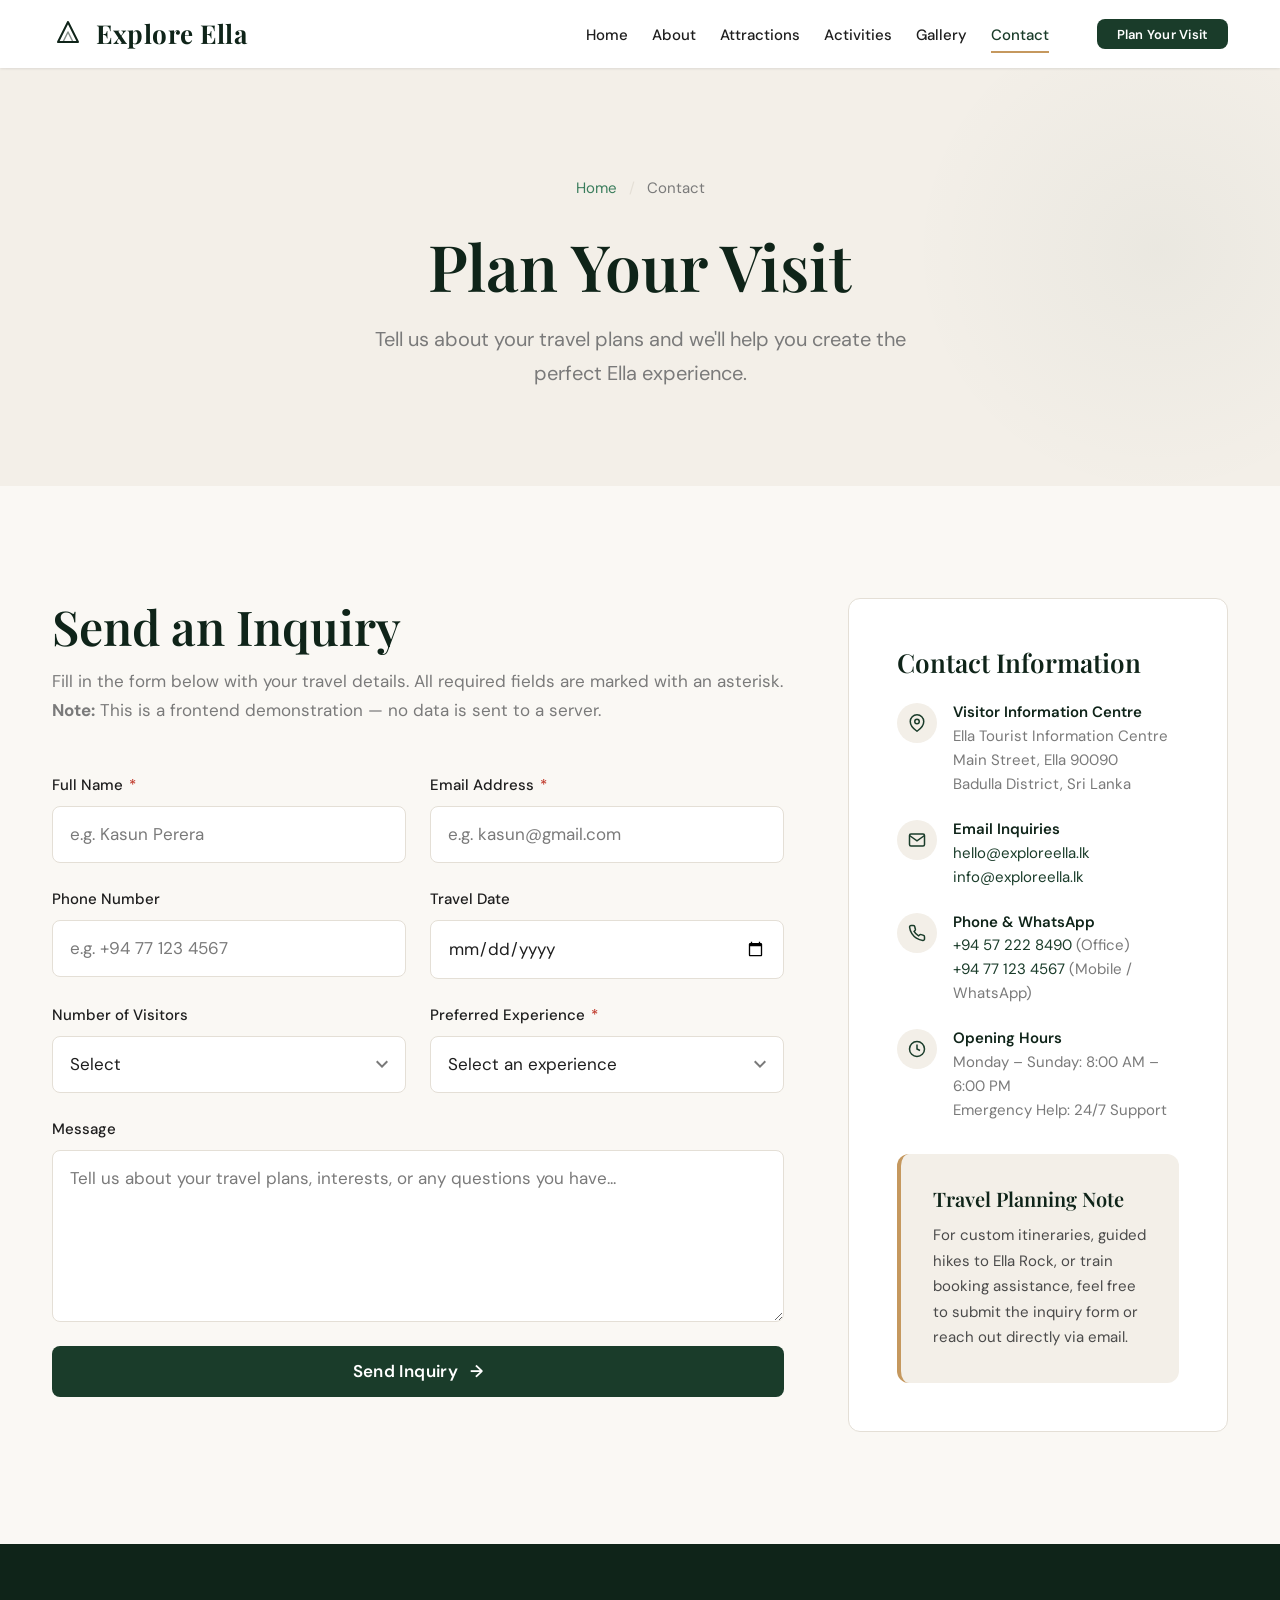
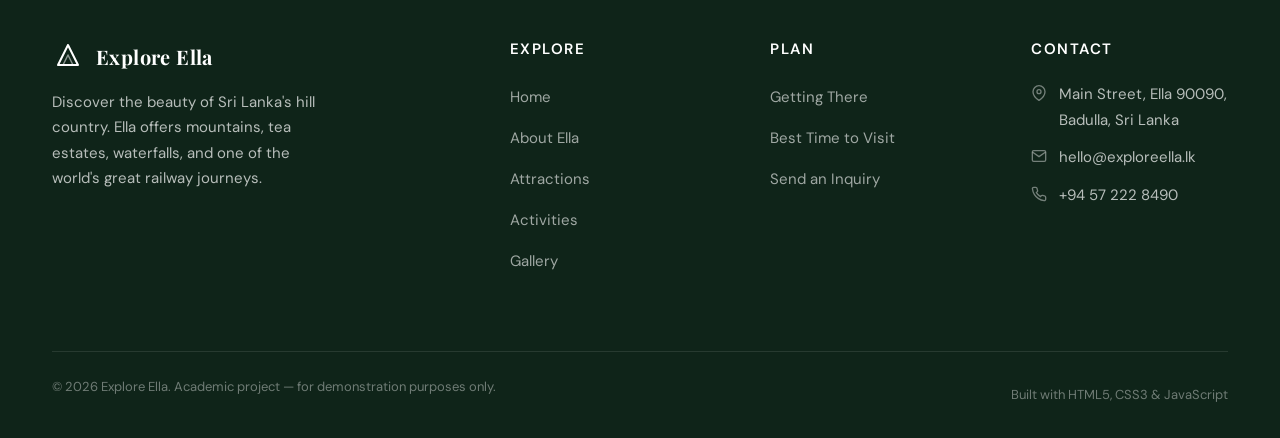
<file: contact.html>
<!DOCTYPE html>
<html lang="en">
<head>
    <meta charset="UTF-8">
    <meta name="viewport" content="width=device-width, initial-scale=1.0">
    <title>Contact &amp; Inquiry — Explore Ella</title>
    <meta name="description" content="Send an inquiry about visiting Ella, Sri Lanka. Tell us your travel dates, preferred experiences, and we'll help you plan your hill country adventure.">
    <meta property="og:title" content="Contact & Inquiry — Explore Ella">
    <meta property="og:description" content="Plan your visit to Ella. Send us your travel details and preferred experiences through our inquiry form.">
    <meta property="og:type" content="website">
    <link rel="icon" href="assets/favicon.svg" type="image/svg+xml">
    <link rel="stylesheet" href="css/style.css">
    <link rel="stylesheet" href="css/responsive.css">
</head>
<body>

    <a href="#main-content" class="skip-link">Skip to main content</a>

    <!-- ========== HEADER ========== -->
    <header class="site-header page-header" id="site-header">
        <div class="container">
            <div class="header-inner">
                <a href="index.html" class="logo" aria-label="Explore Ella — Home">
                    <svg class="logo-icon" viewBox="0 0 32 32" fill="none" xmlns="http://www.w3.org/2000/svg" aria-hidden="true"><path d="M16 4L6 24h20L16 4z" stroke="currentColor" stroke-width="2" stroke-linejoin="round" fill="none"/><path d="M11 24l5-10 5 10" stroke="currentColor" stroke-width="1.5" stroke-linejoin="round" fill="none" opacity="0.5"/></svg>
                    Explore Ella
                </a>
                <button class="hamburger" id="hamburger" aria-label="Open menu" aria-expanded="false" aria-controls="main-nav"><span></span><span></span><span></span></button>
                <nav class="main-nav" id="main-nav" role="navigation" aria-label="Main navigation">
                    <ul class="nav-list">
                        <li><a href="index.html" class="nav-link">Home</a></li>
                        <li><a href="about.html" class="nav-link">About</a></li>
                        <li><a href="attractions.html" class="nav-link">Attractions</a></li>
                        <li><a href="activities.html" class="nav-link">Activities</a></li>
                        <li><a href="gallery.html" class="nav-link">Gallery</a></li>
                        <li><a href="contact.html" class="nav-link active">Contact</a></li>
                    </ul>
                    <div class="header-cta"><a href="contact.html" class="btn btn--primary">Plan Your Visit</a></div>
                </nav>
                <div class="nav-overlay" id="nav-overlay"></div>
            </div>
        </div>
    </header>

    <!-- ========== PAGE HERO ========== -->
    <section class="page-hero">
        <div class="container">
            <nav class="breadcrumb" aria-label="Breadcrumb">
                <a href="index.html">Home</a>
                <span class="separator" aria-hidden="true">/</span>
                <span aria-current="page">Contact</span>
            </nav>
            <h1>Plan Your Visit</h1>
            <p>Tell us about your travel plans and we'll help you create the perfect Ella experience.</p>
        </div>
    </section>

    <!-- ========== MAIN CONTENT ========== -->
    <main id="main-content">

        <section class="section" id="inquiry">
            <div class="container">

                <div class="contact-layout">

                    <!-- Form -->
                    <div class="reveal">
                        <h2 class="section-title" style="margin-bottom: var(--space-sm);">Send an Inquiry</h2>
                        <p style="color: var(--color-muted); margin-bottom: var(--space-2xl);">Fill in the form below with your travel details. All required fields are marked with an asterisk. <strong>Note:</strong> This is a frontend demonstration — no data is sent to a server.</p>

                        <!-- Live region for screen readers -->
                        <div id="form-status" aria-live="polite" class="sr-only" style="position:absolute;width:1px;height:1px;overflow:hidden;clip:rect(0,0,0,0);"></div>

                        <form id="inquiry-form" novalidate>
                            <div class="form-grid">

                                <div class="form-group">
                                    <label for="full-name">Full Name <span class="required" aria-hidden="true">*</span></label>
                                    <input type="text" id="full-name" name="full-name" class="form-control" placeholder="e.g. Kasun Perera" required autocomplete="name">
                                    <span class="error-message" role="alert"></span>
                                </div>

                                <div class="form-group">
                                    <label for="email">Email Address <span class="required" aria-hidden="true">*</span></label>
                                    <input type="email" id="email" name="email" class="form-control" placeholder="e.g. kasun@gmail.com" required autocomplete="email">
                                    <span class="error-message" role="alert"></span>
                                </div>

                                <div class="form-group">
                                    <label for="phone">Phone Number</label>
                                    <input type="tel" id="phone" name="phone" class="form-control" placeholder="e.g. +94 77 123 4567" autocomplete="tel">
                                    <span class="error-message" role="alert"></span>
                                </div>

                                <div class="form-group">
                                    <label for="travel-date">Travel Date</label>
                                    <input type="date" id="travel-date" name="travel-date" class="form-control">
                                    <span class="error-message" role="alert"></span>
                                </div>

                                <div class="form-group">
                                    <label for="visitors">Number of Visitors</label>
                                    <select id="visitors" name="visitors" class="form-control">
                                        <option value="">Select</option>
                                        <option value="1">1 person</option>
                                        <option value="2">2 people</option>
                                        <option value="3-5">3–5 people</option>
                                        <option value="6-10">6–10 people</option>
                                        <option value="10+">More than 10</option>
                                    </select>
                                    <span class="error-message" role="alert"></span>
                                </div>

                                <div class="form-group">
                                    <label for="experience">Preferred Experience <span class="required" aria-hidden="true">*</span></label>
                                    <select id="experience" name="experience" class="form-control" required>
                                        <option value="">Select an experience</option>
                                        <option value="hiking">Hiking</option>
                                        <option value="scenic-train">Scenic Train Journey</option>
                                        <option value="tea-experience">Tea Experience</option>
                                        <option value="nature-exploration">Nature Exploration</option>
                                        <option value="photography">Photography</option>
                                        <option value="general">General Information</option>
                                    </select>
                                    <span class="error-message" role="alert"></span>
                                </div>

                                <div class="form-group form-group--full">
                                    <label for="message">Message</label>
                                    <textarea id="message" name="message" class="form-control" placeholder="Tell us about your travel plans, interests, or any questions you have..." rows="5"></textarea>
                                    <span class="error-message" role="alert"></span>
                                </div>

                                <div class="form-group form-group--full">
                                    <button type="submit" class="btn btn--primary btn--lg" id="submit-btn">Send Inquiry <span class="arrow" aria-hidden="true">→</span></button>
                                </div>

                            </div>
                        </form>

                        <!-- Success State -->
                        <div class="form-success" id="form-success" role="status">
                            <div class="success-icon">
                                <svg width="32" height="32" viewBox="0 0 24 24" fill="none" stroke="currentColor" stroke-width="2" stroke-linecap="round" stroke-linejoin="round" aria-hidden="true">
                                    <path d="M22 11.08V12a10 10 0 11-5.93-9.14"/>
                                    <polyline points="22 4 12 14.01 9 11.01"/>
                                </svg>
                            </div>
                            <h3>Thank You for Your Inquiry</h3>
                            <p>Your request has been recorded for demonstration purposes. In a live environment, this information would be securely transmitted to the tourism service team.</p>
                            <div class="inquiry-summary" id="inquiry-summary"></div>
                            <a href="index.html" class="btn btn--outline" style="margin-top: var(--space-xl);">Return to Home</a>
                        </div>
                    </div>

                    <!-- Sidebar -->
                    <aside class="contact-sidebar reveal">
                        <h3>Contact Information</h3>

                        <div class="contact-info-item">
                            <div class="icon-circle">
                                <svg viewBox="0 0 24 24" fill="none" stroke="currentColor" stroke-width="2" aria-hidden="true"><path d="M21 10c0 7-9 13-9 13s-9-6-9-13a9 9 0 0118 0z"/><circle cx="12" cy="10" r="3"/></svg>
                            </div>
                            <div>
                                <h4>Visitor Information Centre</h4>
                                <p>Ella Tourist Information Centre<br>Main Street, Ella 90090<br>Badulla District, Sri Lanka</p>
                            </div>
                        </div>

                        <div class="contact-info-item">
                            <div class="icon-circle">
                                <svg viewBox="0 0 24 24" fill="none" stroke="currentColor" stroke-width="2" aria-hidden="true"><path d="M4 4h16c1.1 0 2 .9 2 2v12c0 1.1-.9 2-2 2H4c-1.1 0-2-.9-2-2V6c0-1.1.9-2 2-2z"/><polyline points="22,6 12,13 2,6"/></svg>
                            </div>
                            <div>
                                <h4>Email Inquiries</h4>
                                <p><a href="mailto:hello@exploreella.lk">hello@exploreella.lk</a><br><a href="mailto:info@exploreella.lk">info@exploreella.lk</a></p>
                            </div>
                        </div>

                        <div class="contact-info-item">
                            <div class="icon-circle">
                                <svg viewBox="0 0 24 24" fill="none" stroke="currentColor" stroke-width="2" aria-hidden="true"><path d="M22 16.92v3a2 2 0 01-2.18 2 19.79 19.79 0 01-8.63-3.07 19.5 19.5 0 01-6-6 19.79 19.79 0 01-3.07-8.67A2 2 0 014.11 2h3a2 2 0 012 1.72 12.84 12.84 0 00.7 2.81 2 2 0 01-.45 2.11L8.09 9.91a16 16 0 006 6l1.27-1.27a2 2 0 012.11-.45 12.84 12.84 0 002.81.7A2 2 0 0122 16.92z"/></svg>
                            </div>
                            <div>
                                <h4>Phone &amp; WhatsApp</h4>
                                <p><a href="tel:+94572228490">+94 57 222 8490</a> (Office)<br><a href="tel:+94771234567">+94 77 123 4567</a> (Mobile / WhatsApp)</p>
                            </div>
                        </div>

                        <div class="contact-info-item">
                            <div class="icon-circle">
                                <svg viewBox="0 0 24 24" fill="none" stroke="currentColor" stroke-width="2" aria-hidden="true"><circle cx="12" cy="12" r="10"/><polyline points="12 6 12 12 16 14"/></svg>
                            </div>
                            <div>
                                <h4>Opening Hours</h4>
                                <p>Monday – Sunday: 8:00 AM – 6:00 PM<br>Emergency Help: 24/7 Support</p>
                            </div>
                        </div>

                        <aside class="aside-box" style="margin-top: var(--space-xl);">
                            <h4>Travel Planning Note</h4>
                            <p>For custom itineraries, guided hikes to Ella Rock, or train booking assistance, feel free to submit the inquiry form or reach out directly via email.</p>
                        </aside>
                    </aside>

                </div>

            </div>
        </section>

    </main>

    <!-- ========== FOOTER ========== -->
    <footer class="site-footer" id="site-footer">
        <div class="container">
            <div class="footer-grid">
                <div class="footer-brand">
                    <a href="index.html" class="logo" aria-label="Explore Ella — Home">
                        <svg class="logo-icon" viewBox="0 0 32 32" fill="none" xmlns="http://www.w3.org/2000/svg" aria-hidden="true"><path d="M16 4L6 24h20L16 4z" stroke="currentColor" stroke-width="2" stroke-linejoin="round" fill="none"/><path d="M11 24l5-10 5 10" stroke="currentColor" stroke-width="1.5" stroke-linejoin="round" fill="none" opacity="0.5"/></svg>
                        Explore Ella
                    </a>
                    <p>Discover the beauty of Sri Lanka's hill country. Ella offers mountains, tea estates, waterfalls, and one of the world's great railway journeys.</p>
                </div>
                <div class="footer-nav">
                    <h4 class="footer-heading">Explore</h4>
                    <ul class="footer-links"><li><a href="index.html">Home</a></li><li><a href="about.html">About Ella</a></li><li><a href="attractions.html">Attractions</a></li><li><a href="activities.html">Activities</a></li><li><a href="gallery.html">Gallery</a></li></ul>
                </div>
                <div class="footer-nav">
                    <h4 class="footer-heading">Plan</h4>
                    <ul class="footer-links"><li><a href="about.html#getting-there">Getting There</a></li><li><a href="about.html#best-time">Best Time to Visit</a></li><li><a href="contact.html">Send an Inquiry</a></li></ul>
                </div>
                <div class="footer-contact-section">
                    <h4 class="footer-heading">Contact</h4>
                    <ul class="footer-contact">
                        <li>
                            <svg viewBox="0 0 24 24" fill="none" stroke="currentColor" stroke-width="2" aria-hidden="true"><path d="M21 10c0 7-9 13-9 13s-9-6-9-13a9 9 0 0118 0z"/><circle cx="12" cy="10" r="3"/></svg>
                            <span>Main Street, Ella 90090, Badulla, Sri Lanka</span>
                        </li>
                        <li>
                            <svg viewBox="0 0 24 24" fill="none" stroke="currentColor" stroke-width="2" aria-hidden="true"><path d="M4 4h16c1.1 0 2 .9 2 2v12c0 1.1-.9 2-2 2H4c-1.1 0-2-.9-2-2V6c0-1.1.9-2 2-2z"/><polyline points="22,6 12,13 2,6"/></svg>
                            <a href="mailto:hello@exploreella.lk">hello@exploreella.lk</a>
                        </li>
                        <li>
                            <svg viewBox="0 0 24 24" fill="none" stroke="currentColor" stroke-width="2" aria-hidden="true"><path d="M22 16.92v3a2 2 0 01-2.18 2 19.79 19.79 0 01-8.63-3.07 19.5 19.5 0 01-6-6 19.79 19.79 0 01-3.07-8.67A2 2 0 014.11 2h3a2 2 0 012 1.72 12.84 12.84 0 00.7 2.81 2 2 0 01-.45 2.11L8.09 9.91a16 16 0 006 6l1.27-1.27a2 2 0 012.11-.45 12.84 12.84 0 002.81.7A2 2 0 0122 16.92z"/></svg>
                            <a href="tel:+94572228490">+94 57 222 8490</a>
                        </li>
                    </ul>
                </div>
            </div>
            <div class="footer-bottom">
                <p>&copy; <span id="current-year"></span> Explore Ella. Academic project — for demonstration purposes only.</p>
                <p>Built with HTML5, CSS3 &amp; JavaScript</p>
            </div>
        </div>
    </footer>

    <script src="js/script.js"></script>
</body>
</html>
</file>
<file: css/style.css>
/* ========================================
   EXPLORE ELLA — Design System & Styles
   A premium tourism website for Ella, Sri Lanka
   ======================================== */

/* --- Google Fonts --- */
@import url('https://fonts.googleapis.com/css2?family=DM+Sans:ital,opsz,wght@0,9..40,300;0,9..40,400;0,9..40,500;0,9..40,600;0,9..40,700;1,9..40,400&family=Playfair+Display:wght@400;500;600;700&display=swap');

/* --- Design Tokens --- */
:root {
    /* Colors — Sri Lankan nature palette */
    --color-primary: #1a3c2a;
    --color-primary-light: #2d5e42;
    --color-primary-dark: #0f2419;
    --color-secondary: #3a7d5c;
    --color-accent: #c5985e;
    --color-accent-light: #dbb88a;
    --color-background: #faf8f4;
    --color-surface: #ffffff;
    --color-surface-alt: #f3efe8;
    --color-text: #1e1e1e;
    --color-text-light: #4a4a4a;
    --color-muted: #7a7a7a;
    --color-border: #e4dfd6;
    --color-hero-overlay: rgba(15, 36, 25, 0.55);
    --color-dark-section: #1a2e23;
    --color-success: #2d8659;
    --color-error: #c0392b;

    /* Typography */
    --font-body: 'DM Sans', -apple-system, BlinkMacSystemFont, 'Segoe UI', sans-serif;
    --font-display: 'Playfair Display', Georgia, 'Times New Roman', serif;

    /* Font Sizes — fluid scale */
    --fs-xs: clamp(0.75rem, 0.7rem + 0.25vw, 0.8125rem);
    --fs-sm: clamp(0.8125rem, 0.76rem + 0.27vw, 0.9375rem);
    --fs-base: clamp(0.9375rem, 0.88rem + 0.3vw, 1.0625rem);
    --fs-md: clamp(1.0625rem, 0.98rem + 0.4vw, 1.25rem);
    --fs-lg: clamp(1.25rem, 1.1rem + 0.75vw, 1.625rem);
    --fs-xl: clamp(1.5rem, 1.2rem + 1.5vw, 2.25rem);
    --fs-2xl: clamp(1.875rem, 1.4rem + 2.3vw, 3rem);
    --fs-3xl: clamp(2.25rem, 1.6rem + 3.2vw, 4rem);
    --fs-hero: clamp(2.5rem, 1.8rem + 3.5vw, 5rem);

    /* Spacing */
    --space-xs: 0.5rem;
    --space-sm: 0.75rem;
    --space-md: 1rem;
    --space-lg: 1.5rem;
    --space-xl: 2rem;
    --space-2xl: 3rem;
    --space-3xl: 4rem;
    --space-4xl: 6rem;
    --space-section: clamp(4rem, 3rem + 5vw, 8rem);

    /* Layout */
    --container-max: 1240px;
    --container-narrow: 800px;
    --header-height: 80px;

    /* Borders & Radius */
    --radius-sm: 4px;
    --radius-md: 8px;
    --radius-lg: 12px;
    --radius-xl: 20px;
    --radius-full: 50%;

    /* Shadows */
    --shadow-sm: 0 1px 3px rgba(0,0,0,0.06), 0 1px 2px rgba(0,0,0,0.04);
    --shadow-md: 0 4px 12px rgba(0,0,0,0.07), 0 2px 4px rgba(0,0,0,0.04);
    --shadow-lg: 0 10px 30px rgba(0,0,0,0.08), 0 4px 8px rgba(0,0,0,0.04);
    --shadow-xl: 0 20px 50px rgba(0,0,0,0.1), 0 8px 16px rgba(0,0,0,0.05);

    /* Transitions */
    --transition-fast: 0.15s ease;
    --transition-base: 0.3s ease;
    --transition-slow: 0.5s ease;
}

/* --- Reset & Base --- */
*,
*::before,
*::after {
    box-sizing: border-box;
    margin: 0;
    padding: 0;
}

html {
    scroll-behavior: smooth;
    -webkit-text-size-adjust: 100%;
}

body {
    font-family: var(--font-body);
    font-size: var(--fs-base);
    line-height: 1.7;
    color: var(--color-text);
    background-color: var(--color-background);
    -webkit-font-smoothing: antialiased;
    -moz-osx-font-smoothing: grayscale;
    overflow-x: hidden;
}

img {
    max-width: 100%;
    height: auto;
    display: block;
}

a {
    color: inherit;
    text-decoration: none;
    transition: color var(--transition-fast);
}

ul, ol {
    list-style: none;
}

button {
    font: inherit;
    cursor: pointer;
    border: none;
    background: none;
    color: inherit;
}

input, select, textarea {
    font: inherit;
    color: inherit;
}

table {
    border-collapse: collapse;
    width: 100%;
}

/* Focus styles */
:focus-visible {
    outline: 2px solid var(--color-secondary);
    outline-offset: 3px;
    border-radius: var(--radius-sm);
}

/* Skip to content link */
.skip-link {
    position: absolute;
    top: -100%;
    left: var(--space-md);
    background: var(--color-primary);
    color: #fff;
    padding: var(--space-sm) var(--space-lg);
    border-radius: var(--radius-md);
    z-index: 10000;
    font-weight: 600;
    transition: top var(--transition-fast);
}

.skip-link:focus {
    top: var(--space-md);
}

/* --- Layout Utilities --- */
.container {
    max-width: var(--container-max);
    margin: 0 auto;
    padding: 0 var(--space-xl);
}

.container--narrow {
    max-width: var(--container-narrow);
}

.section {
    padding: var(--space-section) 0;
}

.section--dark {
    background-color: var(--color-dark-section);
    color: #fff;
}

.section--alt {
    background-color: var(--color-surface-alt);
}

.section-label {
    display: inline-block;
    font-size: var(--fs-xs);
    font-weight: 600;
    letter-spacing: 0.15em;
    text-transform: uppercase;
    color: var(--color-secondary);
    margin-bottom: var(--space-sm);
}

.section--dark .section-label {
    color: var(--color-accent-light);
}

.section-title {
    font-family: var(--font-display);
    font-size: var(--fs-2xl);
    font-weight: 600;
    line-height: 1.2;
    margin-bottom: var(--space-lg);
    color: var(--color-primary-dark);
}

.section--dark .section-title {
    color: #fff;
}

.section-subtitle {
    font-size: var(--fs-md);
    color: var(--color-muted);
    max-width: 600px;
    line-height: 1.6;
}

.section--dark .section-subtitle {
    color: rgba(255,255,255,0.7);
}

.section-header {
    text-align: center;
    margin-bottom: var(--space-3xl);
}

.section-header .section-subtitle {
    margin: 0 auto;
}

/* --- Typography --- */
h1, h2, h3, h4, h5, h6 {
    font-family: var(--font-display);
    font-weight: 600;
    line-height: 1.25;
    color: var(--color-primary-dark);
}

h1 { font-size: var(--fs-3xl); }
h2 { font-size: var(--fs-2xl); }
h3 { font-size: var(--fs-xl); }
h4 { font-size: var(--fs-lg); }

p {
    margin-bottom: var(--space-md);
}

p:last-child {
    margin-bottom: 0;
}

.text-center { text-align: center; }

/* --- Buttons --- */
.btn {
    display: inline-flex;
    align-items: center;
    justify-content: center;
    gap: var(--space-sm);
    padding: 0.85em 2em;
    font-size: var(--fs-sm);
    font-weight: 600;
    letter-spacing: 0.02em;
    border-radius: var(--radius-md);
    transition: all var(--transition-base);
    white-space: nowrap;
    text-align: center;
    line-height: 1;
}

.btn--primary {
    background-color: var(--color-primary);
    color: #fff;
}

.btn--primary:hover,
.btn--primary:focus-visible {
    background-color: var(--color-primary-light);
    transform: translateY(-1px);
    box-shadow: var(--shadow-md);
}

.btn--secondary {
    background-color: transparent;
    color: #fff;
    border: 1.5px solid rgba(255,255,255,0.5);
}

.btn--secondary:hover,
.btn--secondary:focus-visible {
    background-color: rgba(255,255,255,0.12);
    border-color: #fff;
}

.btn--outline {
    background-color: transparent;
    color: var(--color-primary);
    border: 1.5px solid var(--color-primary);
}

.btn--outline:hover,
.btn--outline:focus-visible {
    background-color: var(--color-primary);
    color: #fff;
    transform: translateY(-1px);
    box-shadow: var(--shadow-md);
}

.btn--accent {
    background-color: var(--color-accent);
    color: #fff;
}

.btn--accent:hover,
.btn--accent:focus-visible {
    background-color: var(--color-accent-light);
    color: var(--color-primary-dark);
    transform: translateY(-1px);
}

.btn--lg {
    padding: 1em 2.5em;
    font-size: var(--fs-base);
}

.btn-group {
    display: flex;
    gap: var(--space-md);
    flex-wrap: wrap;
}

/* Arrow icon in button */
.btn .arrow {
    transition: transform var(--transition-fast);
}

.btn:hover .arrow {
    transform: translateX(3px);
}

/* ========================================
   HEADER / NAVIGATION
   ======================================== */

.site-header {
    position: fixed;
    top: 0;
    left: 0;
    right: 0;
    z-index: 1000;
    padding: var(--space-lg) 0;
    transition: all var(--transition-base);
}

.site-header.scrolled {
    background-color: rgba(255, 255, 255, 0.97);
    backdrop-filter: blur(10px);
    -webkit-backdrop-filter: blur(10px);
    padding: var(--space-sm) 0;
    box-shadow: var(--shadow-sm);
}

.header-inner {
    display: flex;
    align-items: center;
    justify-content: space-between;
}

/* Logo */
.logo {
    display: flex;
    align-items: center;
    gap: var(--space-sm);
    font-family: var(--font-display);
    font-size: var(--fs-lg);
    font-weight: 700;
    color: #fff;
    letter-spacing: 0.02em;
    z-index: 1001;
}

.logo-icon {
    width: 32px;
    height: 32px;
}

.scrolled .logo {
    color: var(--color-primary-dark);
}

/* Page header - for non-home pages */
.page-header .logo {
    color: var(--color-primary-dark);
}

.page-header {
    background-color: rgba(255, 255, 255, 0.97);
    backdrop-filter: blur(10px);
    padding: var(--space-sm) 0;
    box-shadow: var(--shadow-sm);
}

.page-header .nav-link {
    color: var(--color-text);
}

.page-header .nav-link:hover,
.page-header .nav-link.active {
    color: var(--color-primary);
}

.page-header .hamburger span {
    background-color: var(--color-text);
}

.page-header .header-cta .btn--primary {
    background-color: var(--color-primary);
}

/* Navigation */
.main-nav {
    display: flex;
    align-items: center;
    gap: var(--space-xl);
}

.nav-list {
    display: flex;
    gap: var(--space-lg);
    align-items: center;
}

.nav-link {
    font-size: var(--fs-sm);
    font-weight: 500;
    color: rgba(255,255,255,0.85);
    transition: color var(--transition-fast);
    position: relative;
    padding: var(--space-xs) 0;
}

.nav-link::after {
    content: '';
    position: absolute;
    bottom: 0;
    left: 0;
    width: 0;
    height: 2px;
    background-color: var(--color-accent);
    transition: width var(--transition-base);
}

.nav-link:hover::after,
.nav-link.active::after {
    width: 100%;
}

.nav-link:hover,
.nav-link.active {
    color: #fff;
}

.scrolled .nav-link {
    color: var(--color-text);
}

.scrolled .nav-link:hover,
.scrolled .nav-link.active {
    color: var(--color-primary);
}

.scrolled .nav-link::after {
    background-color: var(--color-primary);
}

/* Header CTA */
.header-cta {
    margin-left: var(--space-md);
}

.header-cta .btn--primary {
    padding: 0.65em 1.5em;
    font-size: var(--fs-xs);
}

/* Hamburger */
.hamburger {
    display: none;
    flex-direction: column;
    gap: 5px;
    width: 28px;
    padding: 4px 0;
    z-index: 1001;
    background: none;
    border: none;
    cursor: pointer;
}

.hamburger span {
    display: block;
    width: 100%;
    height: 2px;
    background-color: #fff;
    border-radius: 2px;
    transition: all var(--transition-base);
    transform-origin: center;
}

.scrolled .hamburger span {
    background-color: var(--color-text);
}

.hamburger.active span:nth-child(1) {
    transform: rotate(45deg) translate(5px, 5px);
}

.hamburger.active span:nth-child(2) {
    opacity: 0;
}

.hamburger.active span:nth-child(3) {
    transform: rotate(-45deg) translate(5px, -5px);
}

/* Mobile overlay */
.nav-overlay {
    display: none;
}

/* ========================================
   HERO SECTION
   ======================================== */

.hero {
    position: relative;
    min-height: 100vh;
    display: flex;
    align-items: center;
    justify-content: center;
    overflow: hidden;
}

.hero-bg {
    position: absolute;
    inset: 0;
    z-index: 0;
}

.hero-bg img {
    width: 100%;
    height: 100%;
    object-fit: cover;
}

.hero-overlay {
    position: absolute;
    inset: 0;
    background: linear-gradient(
        to bottom,
        rgba(15, 36, 25, 0.35) 0%,
        rgba(15, 36, 25, 0.55) 50%,
        rgba(15, 36, 25, 0.75) 100%
    );
    z-index: 1;
}

.hero-content {
    position: relative;
    z-index: 2;
    text-align: center;
    color: #fff;
    max-width: 800px;
    padding: var(--space-xl);
}

.hero-label {
    display: inline-block;
    font-size: var(--fs-xs);
    font-weight: 600;
    letter-spacing: 0.25em;
    text-transform: uppercase;
    color: var(--color-accent-light);
    margin-bottom: var(--space-lg);
    opacity: 0;
    animation: fadeUp 0.8s ease 0.3s forwards;
}

.hero-title {
    font-family: var(--font-display);
    font-size: var(--fs-hero);
    font-weight: 700;
    line-height: 1.1;
    letter-spacing: -0.01em;
    margin-bottom: var(--space-lg);
    color: #fff;
    opacity: 0;
    animation: fadeUp 0.8s ease 0.5s forwards;
}

.hero-tagline {
    font-family: var(--font-display);
    font-size: var(--fs-xl);
    font-weight: 400;
    font-style: italic;
    color: rgba(255,255,255,0.85);
    margin-bottom: var(--space-lg);
    opacity: 0;
    animation: fadeUp 0.8s ease 0.7s forwards;
}

.hero-description {
    font-size: var(--fs-md);
    color: rgba(255,255,255,0.75);
    max-width: 550px;
    margin: 0 auto var(--space-2xl);
    line-height: 1.7;
    opacity: 0;
    animation: fadeUp 0.8s ease 0.9s forwards;
}

.hero .btn-group {
    justify-content: center;
    opacity: 0;
    animation: fadeUp 0.8s ease 1.1s forwards;
}

/* Scroll indicator */
.scroll-indicator {
    position: absolute;
    bottom: 2rem;
    left: 50%;
    transform: translateX(-50%);
    z-index: 2;
    display: flex;
    flex-direction: column;
    align-items: center;
    gap: var(--space-sm);
    color: rgba(255,255,255,0.5);
    font-size: var(--fs-xs);
    letter-spacing: 0.1em;
    text-transform: uppercase;
    opacity: 0;
    animation: fadeUp 0.8s ease 1.4s forwards;
}

.scroll-indicator .scroll-line {
    width: 1px;
    height: 40px;
    background: linear-gradient(to bottom, rgba(255,255,255,0.5), transparent);
    animation: scrollPulse 2s ease infinite;
}

@keyframes scrollPulse {
    0%, 100% { opacity: 0.4; transform: scaleY(1); }
    50% { opacity: 1; transform: scaleY(1.2); }
}

/* Page hero (for inner pages) */
.page-hero {
    padding: calc(var(--header-height) + var(--space-4xl)) 0 var(--space-4xl);
    background-color: var(--color-surface-alt);
    text-align: center;
    position: relative;
    overflow: hidden;
}

.page-hero::before {
    content: '';
    position: absolute;
    top: 0;
    right: -10%;
    width: 500px;
    height: 500px;
    background: radial-gradient(circle, rgba(26,60,42,0.04) 0%, transparent 70%);
    border-radius: var(--radius-full);
}

.page-hero h1 {
    margin-bottom: var(--space-md);
}

.page-hero p {
    font-size: var(--fs-md);
    color: var(--color-muted);
    max-width: 600px;
    margin: 0 auto;
}

/* Breadcrumb */
.breadcrumb {
    display: flex;
    align-items: center;
    justify-content: center;
    gap: var(--space-sm);
    font-size: var(--fs-sm);
    color: var(--color-muted);
    margin-bottom: var(--space-lg);
}

.breadcrumb a {
    color: var(--color-secondary);
}

.breadcrumb a:hover {
    text-decoration: underline;
}

.breadcrumb .separator {
    color: var(--color-border);
}

/* ========================================
   CARDS
   ======================================== */

/* Experience cards (icon + text) */
.experience-grid {
    display: grid;
    grid-template-columns: repeat(4, 1fr);
    gap: var(--space-xl);
}

.experience-card {
    text-align: center;
    padding: var(--space-2xl) var(--space-lg);
    background: var(--color-surface);
    border-radius: var(--radius-lg);
    border: 1px solid var(--color-border);
    transition: all var(--transition-base);
}

.experience-card:hover {
    transform: translateY(-4px);
    box-shadow: var(--shadow-lg);
    border-color: transparent;
}

.experience-card .card-icon {
    width: 56px;
    height: 56px;
    margin: 0 auto var(--space-lg);
    display: flex;
    align-items: center;
    justify-content: center;
    background-color: var(--color-surface-alt);
    border-radius: var(--radius-full);
    color: var(--color-primary);
    transition: all var(--transition-base);
}

.experience-card:hover .card-icon {
    background-color: var(--color-primary);
    color: #fff;
}

.experience-card .card-icon svg {
    width: 24px;
    height: 24px;
}

.experience-card h3 {
    font-size: var(--fs-md);
    margin-bottom: var(--space-sm);
}

.experience-card p {
    font-size: var(--fs-sm);
    color: var(--color-muted);
    line-height: 1.6;
}

/* Attraction cards (image + text) */
.attraction-grid {
    display: grid;
    grid-template-columns: repeat(2, 1fr);
    gap: var(--space-xl);
}

.attraction-card {
    border-radius: var(--radius-lg);
    overflow: hidden;
    background: var(--color-surface);
    box-shadow: var(--shadow-sm);
    transition: all var(--transition-base);
    display: flex;
    flex-direction: column;
}

.attraction-card:hover {
    transform: translateY(-4px);
    box-shadow: var(--shadow-xl);
}

.attraction-card .card-image {
    position: relative;
    height: 260px;
    overflow: hidden;
}

.attraction-card .card-image img {
    width: 100%;
    height: 100%;
    object-fit: cover;
    transition: transform var(--transition-slow);
}

.attraction-card:hover .card-image img {
    transform: scale(1.05);
}

.attraction-card .card-tag {
    position: absolute;
    top: var(--space-md);
    left: var(--space-md);
    background-color: rgba(26,60,42,0.85);
    color: #fff;
    font-size: var(--fs-xs);
    font-weight: 600;
    padding: 4px 12px;
    border-radius: var(--radius-sm);
    letter-spacing: 0.05em;
    text-transform: uppercase;
}

.attraction-card .card-body {
    padding: var(--space-xl);
    flex: 1;
    display: flex;
    flex-direction: column;
}

.attraction-card h3 {
    font-size: var(--fs-lg);
    margin-bottom: var(--space-sm);
}

.attraction-card p {
    font-size: var(--fs-sm);
    color: var(--color-text-light);
    line-height: 1.7;
    flex: 1;
}

.attraction-card .card-link {
    display: inline-flex;
    align-items: center;
    gap: var(--space-xs);
    font-size: var(--fs-sm);
    font-weight: 600;
    color: var(--color-secondary);
    margin-top: var(--space-md);
    transition: gap var(--transition-fast);
}

.attraction-card .card-link:hover {
    gap: var(--space-sm);
    color: var(--color-primary);
}

/* Activity cards */
.activity-grid {
    display: grid;
    grid-template-columns: repeat(3, 1fr);
    gap: var(--space-xl);
}

.activity-card {
    position: relative;
    border-radius: var(--radius-lg);
    overflow: hidden;
    aspect-ratio: 3/4;
    cursor: pointer;
}

.activity-card img {
    width: 100%;
    height: 100%;
    object-fit: cover;
    transition: transform var(--transition-slow);
}

.activity-card:hover img {
    transform: scale(1.08);
}

.activity-card .card-overlay {
    position: absolute;
    inset: 0;
    background: linear-gradient(to top, rgba(0,0,0,0.7) 0%, transparent 60%);
    display: flex;
    flex-direction: column;
    justify-content: flex-end;
    padding: var(--space-xl);
    color: #fff;
    transition: background var(--transition-base);
}

.activity-card:hover .card-overlay {
    background: linear-gradient(to top, rgba(26,60,42,0.85) 0%, rgba(26,60,42,0.2) 60%);
}

.activity-card h3 {
    font-size: var(--fs-lg);
    color: #fff;
    margin-bottom: var(--space-xs);
}

.activity-card p {
    font-size: var(--fs-sm);
    color: rgba(255,255,255,0.8);
    opacity: 0;
    transform: translateY(10px);
    transition: all var(--transition-base);
}

.activity-card:hover p {
    opacity: 1;
    transform: translateY(0);
}

/* ========================================
   SPLIT SECTION (image + text)
   ======================================== */

.split {
    display: grid;
    grid-template-columns: 1fr 1fr;
    gap: var(--space-3xl);
    align-items: center;
}

.split--reverse {
    direction: rtl;
}

.split--reverse > * {
    direction: ltr;
}

.split-image {
    border-radius: var(--radius-lg);
    overflow: hidden;
    position: relative;
}

.split-image img {
    width: 100%;
    height: 100%;
    object-fit: cover;
    min-height: 400px;
}

.split-content h2 {
    margin-bottom: var(--space-lg);
}

.split-content p {
    color: var(--color-text-light);
    margin-bottom: var(--space-md);
}

/* ========================================
   CTA SECTION
   ======================================== */

.cta-section {
    text-align: center;
    background-color: var(--color-primary);
    color: #fff;
    position: relative;
    overflow: hidden;
}

.cta-section::before {
    content: '';
    position: absolute;
    top: -50%;
    left: -10%;
    width: 600px;
    height: 600px;
    background: radial-gradient(circle, rgba(255,255,255,0.03) 0%, transparent 70%);
    border-radius: var(--radius-full);
}

.cta-section h2 {
    color: #fff;
    margin-bottom: var(--space-md);
}

.cta-section p {
    color: rgba(255,255,255,0.7);
    max-width: 500px;
    margin: 0 auto var(--space-2xl);
}

/* ========================================
   GALLERY
   ======================================== */

.gallery-grid {
    display: grid;
    grid-template-columns: repeat(3, 1fr);
    gap: var(--space-md);
}

.gallery-item {
    position: relative;
    border-radius: var(--radius-md);
    overflow: hidden;
    cursor: pointer;
    aspect-ratio: 4/3;
}

.gallery-item--featured {
    grid-column: span 2;
    grid-row: span 2;
    aspect-ratio: auto;
}

.gallery-item img {
    width: 100%;
    height: 100%;
    object-fit: cover;
    transition: transform var(--transition-slow);
}

.gallery-item:hover img {
    transform: scale(1.05);
}

.gallery-item .gallery-caption {
    position: absolute;
    bottom: 0;
    left: 0;
    right: 0;
    padding: var(--space-lg) var(--space-md);
    background: linear-gradient(to top, rgba(0,0,0,0.6), transparent);
    color: #fff;
    transform: translateY(100%);
    transition: transform var(--transition-base);
}

.gallery-item:hover .gallery-caption {
    transform: translateY(0);
}

.gallery-caption h4 {
    font-size: var(--fs-sm);
    font-family: var(--font-body);
    font-weight: 600;
    color: #fff;
    margin-bottom: 2px;
}

.gallery-caption span {
    font-size: var(--fs-xs);
    color: rgba(255,255,255,0.7);
}

/* Gallery filter */
.gallery-filters {
    display: flex;
    justify-content: center;
    gap: var(--space-sm);
    margin-bottom: var(--space-2xl);
    flex-wrap: wrap;
}

.filter-btn {
    padding: var(--space-xs) var(--space-lg);
    font-size: var(--fs-sm);
    font-weight: 500;
    color: var(--color-muted);
    border: 1px solid var(--color-border);
    border-radius: var(--radius-md);
    transition: all var(--transition-fast);
    cursor: pointer;
    background: var(--color-surface);
}

.filter-btn:hover,
.filter-btn.active {
    background-color: var(--color-primary);
    color: #fff;
    border-color: var(--color-primary);
}

/* Lightbox */
.lightbox {
    display: none;
    position: fixed;
    inset: 0;
    z-index: 9999;
    background-color: rgba(0, 0, 0, 0.92);
    align-items: center;
    justify-content: center;
    opacity: 0;
    transition: opacity var(--transition-base);
}

.lightbox.active {
    display: flex;
    opacity: 1;
}

.lightbox-content {
    position: relative;
    max-width: 90vw;
    max-height: 85vh;
}

.lightbox-content img {
    max-width: 90vw;
    max-height: 85vh;
    object-fit: contain;
    border-radius: var(--radius-md);
}

.lightbox-close {
    position: absolute;
    top: var(--space-lg);
    right: var(--space-lg);
    width: 44px;
    height: 44px;
    display: flex;
    align-items: center;
    justify-content: center;
    background: rgba(255,255,255,0.1);
    border-radius: var(--radius-full);
    color: #fff;
    font-size: 1.5rem;
    z-index: 10000;
    transition: background var(--transition-fast);
    border: none;
    cursor: pointer;
}

.lightbox-close:hover {
    background: rgba(255,255,255,0.25);
}

.lightbox-nav {
    position: absolute;
    top: 50%;
    transform: translateY(-50%);
    width: 48px;
    height: 48px;
    display: flex;
    align-items: center;
    justify-content: center;
    background: rgba(255,255,255,0.1);
    border-radius: var(--radius-full);
    color: #fff;
    font-size: 1.2rem;
    transition: background var(--transition-fast);
    border: none;
    cursor: pointer;
}

.lightbox-nav:hover {
    background: rgba(255,255,255,0.25);
}

.lightbox-prev { left: var(--space-lg); }
.lightbox-next { right: var(--space-lg); }

.lightbox-caption {
    position: absolute;
    bottom: var(--space-lg);
    left: 50%;
    transform: translateX(-50%);
    color: rgba(255,255,255,0.8);
    font-size: var(--fs-sm);
    text-align: center;
    max-width: 80%;
}

/* ========================================
   FORMS
   ======================================== */

.form-grid {
    display: grid;
    grid-template-columns: 1fr 1fr;
    gap: var(--space-lg);
}

.form-group {
    display: flex;
    flex-direction: column;
    gap: var(--space-xs);
}

.form-group--full {
    grid-column: 1 / -1;
}

.form-group label {
    font-size: var(--fs-sm);
    font-weight: 500;
    color: var(--color-text);
}

.form-group label .required {
    color: var(--color-error);
    margin-left: 2px;
}

.form-control {
    width: 100%;
    padding: 0.75em 1em;
    font-size: var(--fs-base);
    border: 1.5px solid var(--color-border);
    border-radius: var(--radius-md);
    background-color: var(--color-surface);
    transition: all var(--transition-fast);
    color: var(--color-text);
}

.form-control:focus {
    outline: none;
    border-color: var(--color-secondary);
    box-shadow: 0 0 0 3px rgba(58,125,92,0.12);
}

.form-control.error {
    border-color: var(--color-error);
}

.form-control::placeholder {
    color: var(--color-muted);
}

textarea.form-control {
    resize: vertical;
    min-height: 140px;
}

select.form-control {
    appearance: none;
    background-image: url("data:image/svg+xml,%3Csvg xmlns='http://www.w3.org/2000/svg' width='12' height='8' viewBox='0 0 12 8'%3E%3Cpath fill='%237a7a7a' d='M1.41.59L6 5.17 10.59.59 12 2l-6 6-6-6z'/%3E%3C/svg%3E");
    background-repeat: no-repeat;
    background-position: right 1em center;
    padding-right: 2.5em;
}

.error-message {
    font-size: var(--fs-xs);
    color: var(--color-error);
    display: none;
}

.form-group.has-error .error-message {
    display: block;
}

.form-group.has-error .form-control {
    border-color: var(--color-error);
}

/* Form success */
.form-success {
    display: none;
    text-align: center;
    padding: var(--space-3xl) var(--space-xl);
    background: var(--color-surface);
    border-radius: var(--radius-lg);
    border: 1px solid var(--color-border);
}

.form-success.visible {
    display: block;
}

.form-success .success-icon {
    width: 64px;
    height: 64px;
    margin: 0 auto var(--space-lg);
    background-color: rgba(45,134,89,0.1);
    border-radius: var(--radius-full);
    display: flex;
    align-items: center;
    justify-content: center;
    color: var(--color-success);
}

.form-success h3 {
    margin-bottom: var(--space-sm);
}

.form-success p {
    color: var(--color-muted);
}

.inquiry-summary {
    margin-top: var(--space-xl);
    text-align: left;
    background-color: var(--color-surface-alt);
    padding: var(--space-lg);
    border-radius: var(--radius-md);
}

.inquiry-summary dt {
    font-weight: 600;
    font-size: var(--fs-sm);
    color: var(--color-text);
    margin-top: var(--space-sm);
}

.inquiry-summary dt:first-child {
    margin-top: 0;
}

.inquiry-summary dd {
    font-size: var(--fs-sm);
    color: var(--color-text-light);
    margin-left: 0;
}

/* ========================================
   TABLE
   ======================================== */

.data-table {
    background: var(--color-surface);
    border-radius: var(--radius-lg);
    overflow: hidden;
    box-shadow: var(--shadow-sm);
    border: 1px solid var(--color-border);
}

.data-table table {
    width: 100%;
}

.data-table th {
    background-color: var(--color-primary);
    color: #fff;
    font-weight: 600;
    font-size: var(--fs-sm);
    text-align: left;
    padding: var(--space-md) var(--space-lg);
    letter-spacing: 0.02em;
}

.data-table td {
    padding: var(--space-md) var(--space-lg);
    font-size: var(--fs-sm);
    border-bottom: 1px solid var(--color-border);
    color: var(--color-text-light);
    vertical-align: top;
}

.data-table tr:last-child td {
    border-bottom: none;
}

.data-table tr:hover td {
    background-color: var(--color-surface-alt);
}

/* ========================================
   MAP
   ======================================== */

.map-container {
    border-radius: var(--radius-lg);
    overflow: hidden;
    box-shadow: var(--shadow-md);
    border: 1px solid var(--color-border);
}

.map-container iframe {
    width: 100%;
    height: 400px;
    border: none;
    display: block;
}

/* ========================================
   INFO CARDS / FACTS
   ======================================== */

.info-grid {
    display: grid;
    grid-template-columns: repeat(3, 1fr);
    gap: var(--space-lg);
}

.info-card {
    background: var(--color-surface);
    border: 1px solid var(--color-border);
    border-radius: var(--radius-lg);
    padding: var(--space-xl);
    text-align: center;
    transition: all var(--transition-base);
}

.info-card:hover {
    box-shadow: var(--shadow-md);
    transform: translateY(-2px);
}

.info-card .info-icon {
    width: 48px;
    height: 48px;
    margin: 0 auto var(--space-md);
    color: var(--color-secondary);
}

.info-card h4 {
    font-size: var(--fs-sm);
    font-family: var(--font-body);
    font-weight: 600;
    letter-spacing: 0.05em;
    text-transform: uppercase;
    color: var(--color-muted);
    margin-bottom: var(--space-xs);
}

.info-card p {
    font-size: var(--fs-md);
    font-weight: 500;
    color: var(--color-text);
}

/* ========================================
   ANCHOR NAVIGATION (attractions page)
   ======================================== */

.anchor-nav {
    display: flex;
    justify-content: center;
    gap: var(--space-md);
    flex-wrap: wrap;
    margin-bottom: var(--space-3xl);
}

.anchor-nav a {
    padding: var(--space-xs) var(--space-lg);
    font-size: var(--fs-sm);
    font-weight: 500;
    color: var(--color-primary);
    border: 1px solid var(--color-border);
    border-radius: var(--radius-md);
    transition: all var(--transition-fast);
}

.anchor-nav a:hover {
    background-color: var(--color-primary);
    color: #fff;
    border-color: var(--color-primary);
}

/* Attraction detail cards */
.attraction-detail {
    margin-bottom: var(--space-3xl);
}

.attraction-detail:last-child {
    margin-bottom: 0;
}

/* ========================================
   LISTS (for activities page)
   ======================================== */

.content-list {
    list-style: none;
    padding: 0;
}

.content-list li {
    position: relative;
    padding-left: var(--space-xl);
    margin-bottom: var(--space-sm);
    font-size: var(--fs-base);
    color: var(--color-text-light);
}

ul.content-list li::before {
    content: '';
    position: absolute;
    left: 0;
    top: 0.6em;
    width: 8px;
    height: 8px;
    background-color: var(--color-secondary);
    border-radius: var(--radius-full);
}

ol.content-list {
    counter-reset: list-counter;
}

ol.content-list li {
    counter-increment: list-counter;
}

ol.content-list li::before {
    content: counter(list-counter);
    position: absolute;
    left: 0;
    top: 0;
    width: 24px;
    height: 24px;
    background-color: var(--color-primary);
    color: #fff;
    font-size: var(--fs-xs);
    font-weight: 700;
    border-radius: var(--radius-full);
    display: flex;
    align-items: center;
    justify-content: center;
}

/* ========================================
   FOOTER
   ======================================== */

.site-footer {
    background-color: var(--color-primary-dark);
    color: rgba(255,255,255,0.7);
    padding: var(--space-4xl) 0 0;
}

.footer-grid {
    display: grid;
    grid-template-columns: 2fr 1fr 1fr 1fr;
    gap: var(--space-3xl);
    padding-bottom: var(--space-3xl);
    border-bottom: 1px solid rgba(255,255,255,0.1);
}

.footer-brand .logo {
    color: #fff;
    margin-bottom: var(--space-md);
    font-size: var(--fs-md);
}

.footer-brand p {
    font-size: var(--fs-sm);
    line-height: 1.7;
    max-width: 280px;
}

.footer-heading {
    font-family: var(--font-body);
    font-size: var(--fs-sm);
    font-weight: 600;
    color: #fff;
    text-transform: uppercase;
    letter-spacing: 0.1em;
    margin-bottom: var(--space-lg);
}

.footer-links li {
    margin-bottom: var(--space-sm);
}

.footer-links a {
    font-size: var(--fs-sm);
    color: rgba(255,255,255,0.6);
    transition: color var(--transition-fast);
}

.footer-links a:hover {
    color: #fff;
}

.footer-contact li {
    display: flex;
    gap: var(--space-sm);
    align-items: flex-start;
    margin-bottom: var(--space-sm);
    font-size: var(--fs-sm);
}

.footer-contact svg {
    width: 16px;
    height: 16px;
    flex-shrink: 0;
    margin-top: 3px;
    opacity: 0.6;
}

.footer-bottom {
    padding: var(--space-lg) 0;
    display: flex;
    justify-content: space-between;
    align-items: center;
    font-size: var(--fs-xs);
    color: rgba(255,255,255,0.4);
}

/* ========================================
   ANIMATIONS
   ======================================== */

@keyframes fadeUp {
    from {
        opacity: 0;
        transform: translateY(20px);
    }
    to {
        opacity: 1;
        transform: translateY(0);
    }
}

/* Scroll reveal */
.reveal {
    opacity: 0;
    transform: translateY(30px);
    transition: opacity 0.6s ease, transform 0.6s ease;
}

.reveal.visible {
    opacity: 1;
    transform: translateY(0);
}

/* ========================================
   ACCESSIBILITY — REDUCED MOTION
   ======================================== */

@media (prefers-reduced-motion: reduce) {
    *,
    *::before,
    *::after {
        scroll-behavior: auto !important;
        animation-duration: 0.01ms !important;
        animation-iteration-count: 1 !important;
        transition-duration: 0.01ms !important;
    }

    .reveal {
        opacity: 1;
        transform: none;
    }
}

/* ========================================
   CONTACT PAGE — SIDEBAR
   ======================================== */

.contact-layout {
    display: grid;
    grid-template-columns: 1fr 380px;
    gap: var(--space-3xl);
    align-items: start;
}

.contact-sidebar {
    background: var(--color-surface);
    border: 1px solid var(--color-border);
    border-radius: var(--radius-lg);
    padding: var(--space-2xl);
}

.contact-sidebar h3 {
    font-size: var(--fs-lg);
    margin-bottom: var(--space-lg);
}

.contact-info-item {
    display: flex;
    gap: var(--space-md);
    margin-bottom: var(--space-lg);
}

.contact-info-item:last-child {
    margin-bottom: 0;
}

.contact-info-item .icon-circle {
    width: 40px;
    height: 40px;
    background-color: var(--color-surface-alt);
    border-radius: var(--radius-full);
    display: flex;
    align-items: center;
    justify-content: center;
    flex-shrink: 0;
    color: var(--color-primary);
}

.contact-info-item .icon-circle svg {
    width: 18px;
    height: 18px;
}

.contact-info-item h4 {
    font-size: var(--fs-sm);
    font-family: var(--font-body);
    font-weight: 600;
    margin-bottom: 2px;
}

.contact-info-item p {
    font-size: var(--fs-sm);
    color: var(--color-muted);
    line-height: 1.6;
}

.contact-info-item a {
    color: var(--color-primary);
    text-decoration: none;
    transition: color var(--transition-fast);
}

.contact-info-item a:hover {
    color: var(--color-secondary);
    text-decoration: underline;
}

.footer-contact a {
    color: rgba(255, 255, 255, 0.7);
    text-decoration: none;
    transition: color var(--transition-fast);
}

.footer-contact a:hover {
    color: #fff;
    text-decoration: underline;
}

/* ========================================
   ASIDE
   ======================================== */

.aside-box {
    background: var(--color-surface-alt);
    border-radius: var(--radius-lg);
    padding: var(--space-xl);
    border-left: 4px solid var(--color-accent);
}

.aside-box h4 {
    font-size: var(--fs-md);
    margin-bottom: var(--space-sm);
}

.aside-box p {
    font-size: var(--fs-sm);
    color: var(--color-text-light);
}
</file>
<file: css/responsive.css>
/* ========================================
   RESPONSIVE DESIGN — Explore Ella
   Mobile-first breakpoints
   ======================================== */

/* Tablet landscape and below (1024px) */
@media (max-width: 1024px) {
    .experience-grid {
        grid-template-columns: repeat(2, 1fr);
    }

    .footer-grid {
        grid-template-columns: 1fr 1fr;
        gap: var(--space-2xl);
    }

    .split {
        gap: var(--space-2xl);
    }

    .contact-layout {
        grid-template-columns: 1fr;
    }

    .contact-sidebar {
        order: -1;
    }

    .info-grid {
        grid-template-columns: repeat(2, 1fr);
    }

    .activity-grid {
        grid-template-columns: repeat(2, 1fr);
    }
}

/* Tablet portrait (768px) */
@media (max-width: 768px) {
    :root {
        --header-height: 70px;
    }

    .container {
        padding: 0 var(--space-lg);
    }

    /* Mobile navigation */
    .hamburger {
        display: flex;
    }

    .main-nav {
        position: fixed;
        top: 0;
        right: -100%;
        width: 80%;
        max-width: 360px;
        height: 100vh;
        background-color: var(--color-surface);
        flex-direction: column;
        align-items: flex-start;
        padding: calc(var(--header-height) + var(--space-xl)) var(--space-xl) var(--space-xl);
        box-shadow: var(--shadow-xl);
        transition: right var(--transition-base);
        z-index: 1000;
        overflow-y: auto;
    }

    .main-nav.open {
        right: 0;
    }

    .nav-overlay {
        display: none;
        position: fixed;
        inset: 0;
        background-color: rgba(0,0,0,0.5);
        z-index: 999;
    }

    .nav-overlay.visible {
        display: block;
    }

    .nav-list {
        flex-direction: column;
        gap: 0;
        width: 100%;
    }

    .nav-link {
        display: block;
        padding: var(--space-md) 0;
        color: var(--color-text);
        font-size: var(--fs-base);
        border-bottom: 1px solid var(--color-border);
        width: 100%;
    }

    .nav-link:hover,
    .nav-link.active {
        color: var(--color-primary);
    }

    .nav-link::after {
        display: none;
    }

    .header-cta {
        margin-left: 0;
        margin-top: var(--space-lg);
        width: 100%;
    }

    .header-cta .btn--primary {
        width: 100%;
        font-size: var(--fs-sm);
    }

    /* Hero adjustments */
    .hero {
        min-height: 90vh;
    }

    .hero-content {
        padding: var(--space-lg);
    }

    .hero .btn-group {
        flex-direction: column;
        align-items: center;
    }

    .hero .btn-group .btn {
        width: 100%;
        max-width: 280px;
    }

    /* Grid adjustments */
    .split {
        grid-template-columns: 1fr;
    }

    .split--reverse {
        direction: ltr;
    }

    .split-image img {
        min-height: 280px;
    }

    .attraction-grid {
        grid-template-columns: 1fr;
    }

    .gallery-grid {
        grid-template-columns: repeat(2, 1fr);
    }

    .gallery-item--featured {
        grid-column: span 2;
        grid-row: span 1;
        aspect-ratio: 16/9;
    }

    .form-grid {
        grid-template-columns: 1fr;
    }

    .form-group--full {
        grid-column: 1;
    }

    .footer-grid {
        grid-template-columns: 1fr;
        gap: var(--space-xl);
    }

    .footer-bottom {
        flex-direction: column;
        gap: var(--space-sm);
        text-align: center;
    }

    .info-grid {
        grid-template-columns: 1fr;
    }

    /* Table responsive wrapper */
    .table-responsive {
        overflow-x: auto;
        -webkit-overflow-scrolling: touch;
    }

    .data-table table {
        min-width: 500px;
    }

    /* Lightbox */
    .lightbox-nav {
        width: 40px;
        height: 40px;
    }

    .lightbox-prev { left: var(--space-sm); }
    .lightbox-next { right: var(--space-sm); }

    .page-hero {
        padding: calc(var(--header-height) + var(--space-2xl)) 0 var(--space-2xl);
    }

    /* Anchor nav */
    .anchor-nav {
        gap: var(--space-sm);
    }

    .anchor-nav a {
        font-size: var(--fs-xs);
        padding: var(--space-xs) var(--space-md);
    }
}

/* Mobile (480px) */
@media (max-width: 480px) {
    .container {
        padding: 0 var(--space-md);
    }

    .experience-grid {
        grid-template-columns: 1fr;
    }

    .activity-grid {
        grid-template-columns: 1fr;
    }

    .activity-card {
        aspect-ratio: 16/10;
    }

    .gallery-grid {
        grid-template-columns: 1fr;
    }

    .gallery-item--featured {
        grid-column: span 1;
    }

    .gallery-filters {
        gap: var(--space-xs);
    }

    .filter-btn {
        padding: var(--space-xs) var(--space-md);
        font-size: var(--fs-xs);
    }

    .btn-group {
        flex-direction: column;
        width: 100%;
    }

    .btn-group .btn {
        width: 100%;
    }

    .hero-tagline {
        font-size: var(--fs-lg);
    }

    .cta-section h2 {
        font-size: var(--fs-xl);
    }

    .scroll-indicator {
        display: none;
    }

    /* Lightbox */
    .lightbox-content img {
        max-width: 95vw;
        max-height: 80vh;
    }

    .lightbox-caption {
        font-size: var(--fs-xs);
        max-width: 90%;
        bottom: var(--space-md);
    }

    .section {
        padding: var(--space-3xl) 0;
    }
}

/* Small mobile (360px) */
@media (max-width: 360px) {
    .container {
        padding: 0 var(--space-sm);
    }

    .hero {
        min-height: 85vh;
    }

    .experience-card {
        padding: var(--space-lg) var(--space-md);
    }

    .attraction-card .card-body {
        padding: var(--space-lg);
    }
}

/* Large desktop (1440px+) */
@media (min-width: 1440px) {
    .container {
        max-width: 1320px;
    }
}

/* Extra large desktop (1920px+) */
@media (min-width: 1920px) {
    .container {
        max-width: 1440px;
    }
}

/* Print styles */
@media print {
    .site-header,
    .hamburger,
    .scroll-indicator,
    .lightbox,
    .nav-overlay {
        display: none !important;
    }

    body {
        color: #000;
        background: #fff;
    }

    .hero {
        min-height: auto;
        padding: 2rem 0;
    }

    .section {
        padding: 1.5rem 0;
    }
}
</file>
